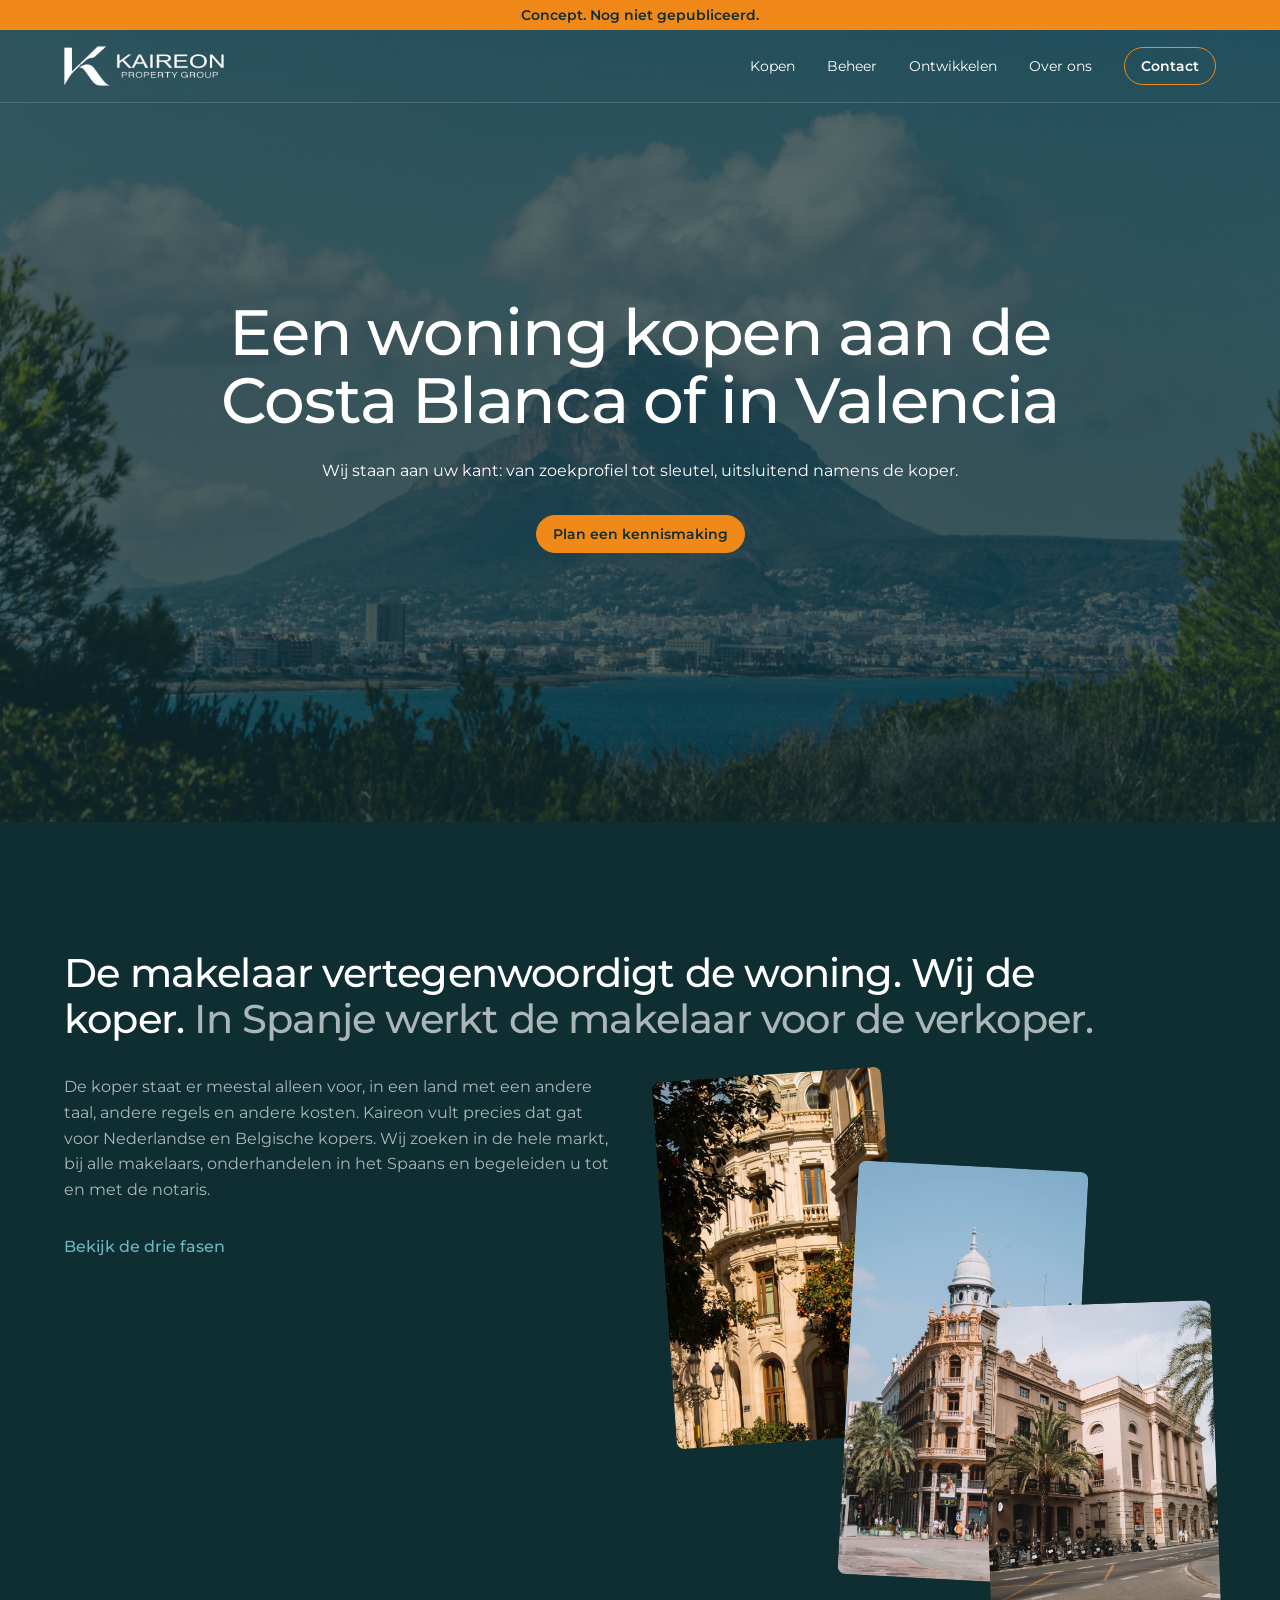
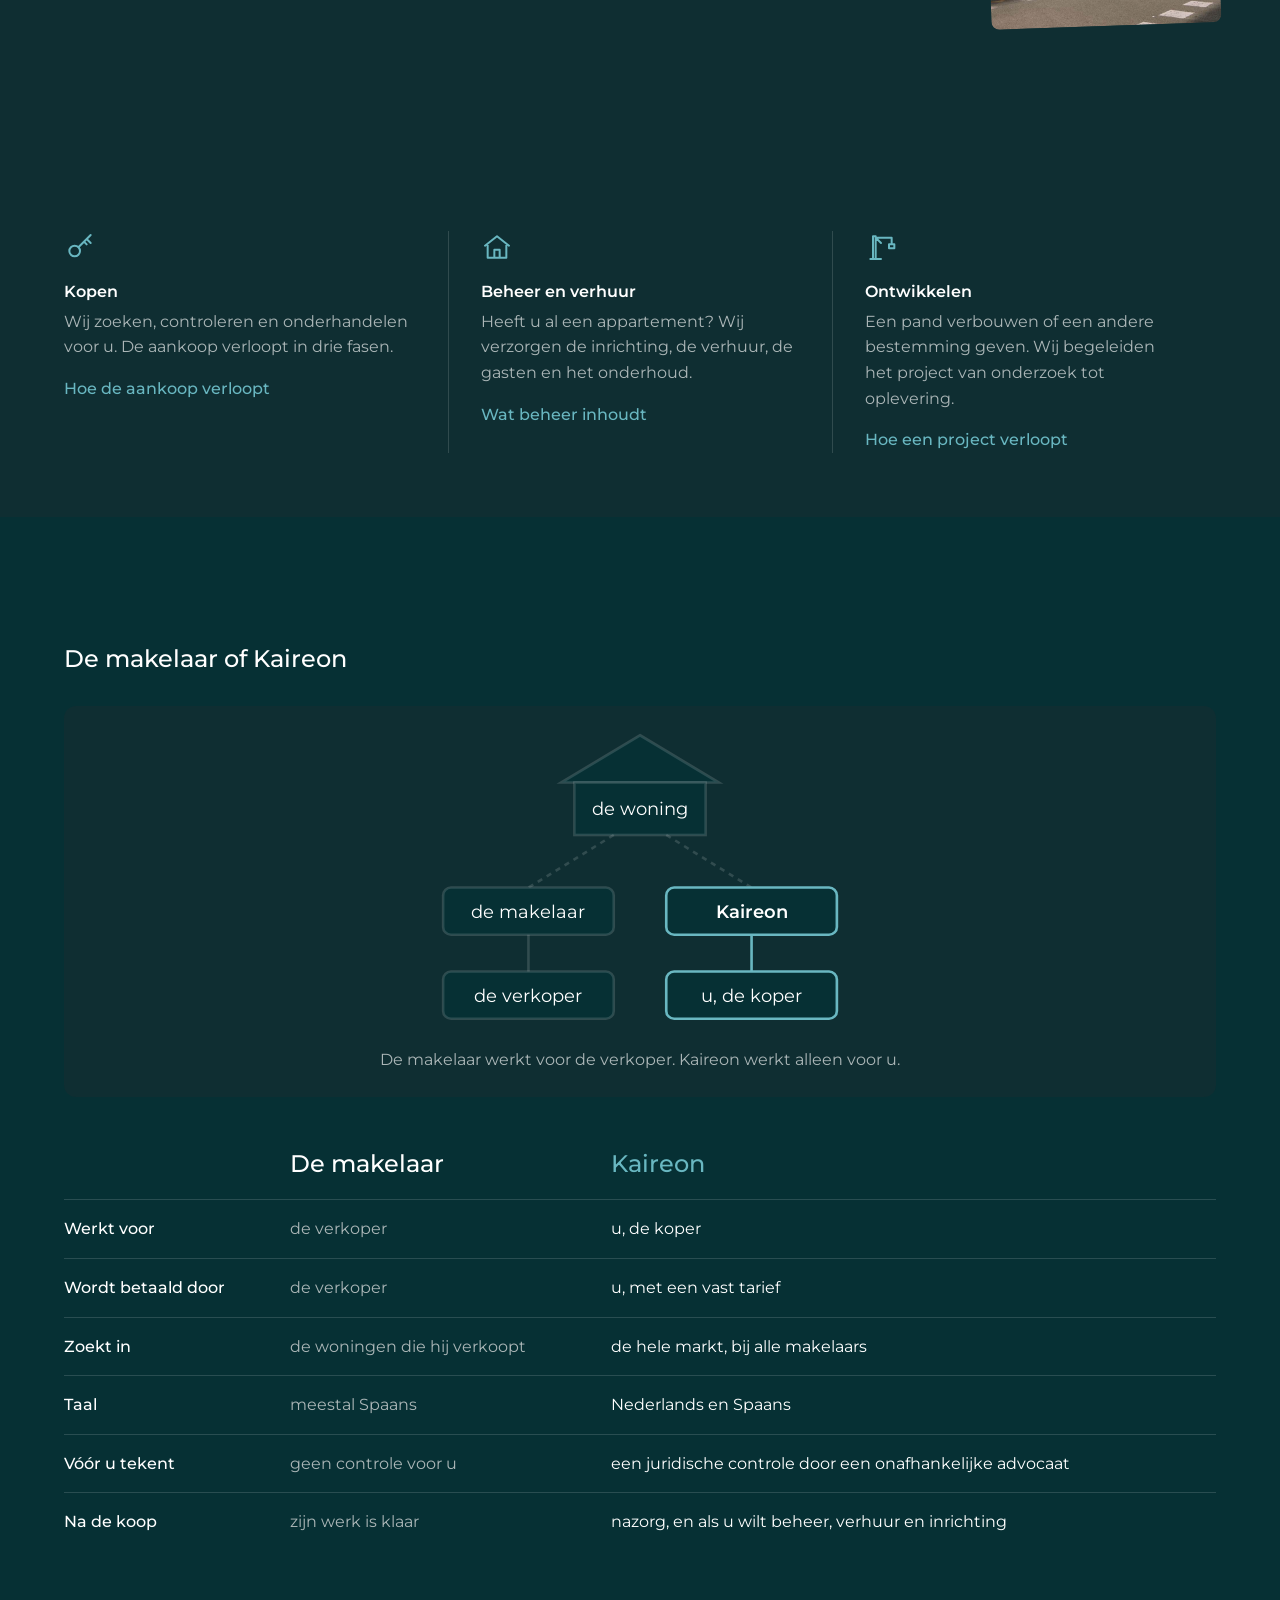
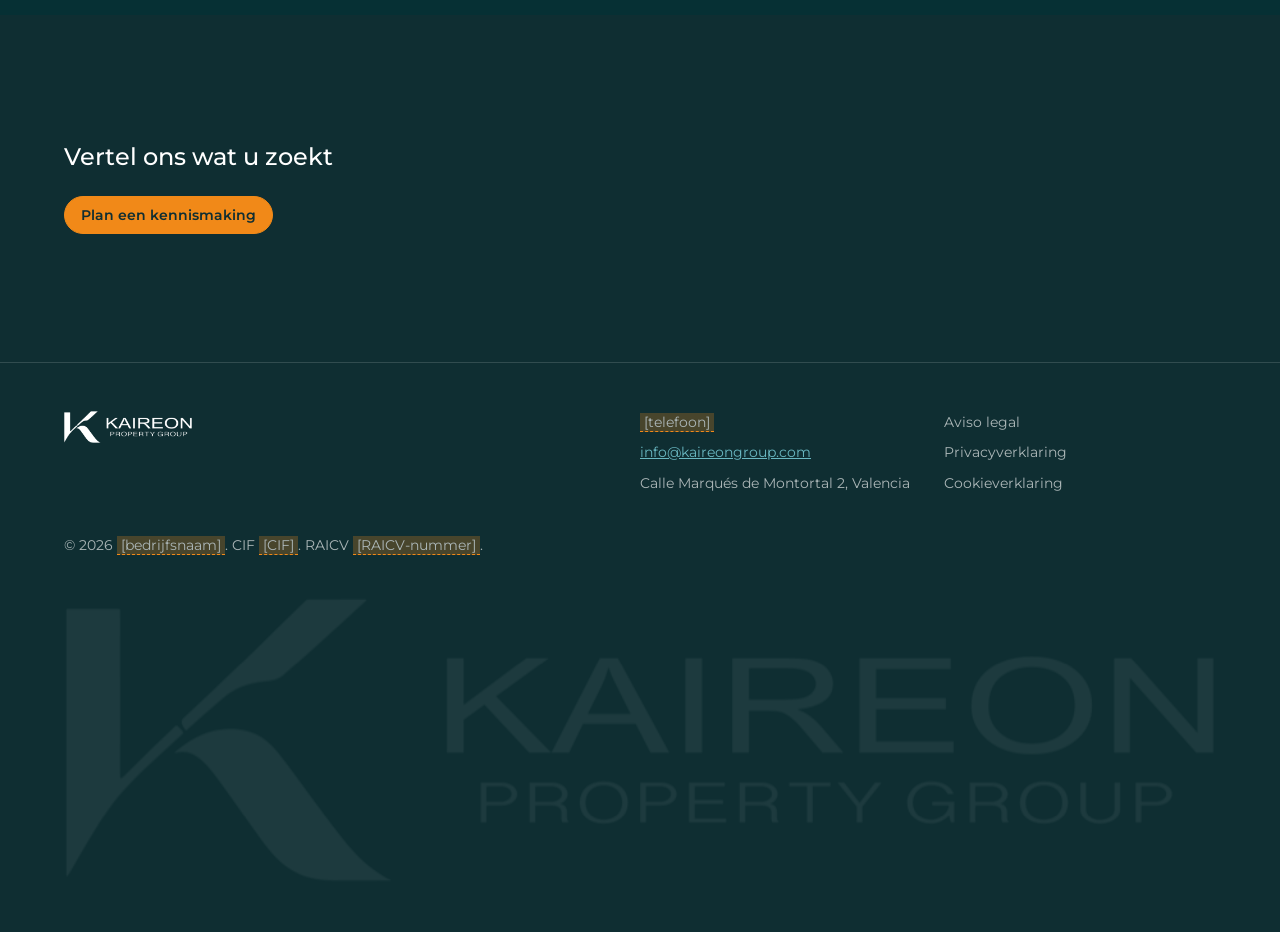
<file: nl/index.html>
<!doctype html>
<html lang="nl">
<head>
<meta charset="utf-8">
<meta name="viewport" content="width=device-width, initial-scale=1">
<title>Aankoopbegeleiding aan de Costa Blanca en in Valencia · Kaireon Property Group</title>
<meta name="description" content="Kaireon begeleidt Nederlandse en Belgische kopers van een woning aan de Costa Blanca en in Valencia. Uitsluitend namens de koper.">
<meta name="robots" content="noindex, nofollow">

<link rel="preload" href="/assets/fonts/montserrat-latin-wght-normal.woff2" as="font" type="font/woff2" crossorigin>
<link rel="stylesheet" href="/assets/styles.css?v=e4c0d8f1">
<link rel="preload" as="image" href="/assets/img/small/pexels-audrius-strikaitis-31613974-18771948.jpg" imagesrcset="/assets/img/small/pexels-audrius-strikaitis-31613974-18771948.jpg 800w, /assets/img/pexels-audrius-strikaitis-31613974-18771948.jpg 2000w" imagesizes="100vw" fetchpriority="high">
<link rel="icon" href="/assets/img/favicon.png" type="image/png">
<script>
  // Calm movement: each text block fades in once as it comes into view. Only when the visitor allows motion and the
  // browser can do it; otherwise the page never gets the class "motion", and all text shows at once.
  if (matchMedia('(prefers-reduced-motion: no-preference)').matches && 'IntersectionObserver' in window) {
    document.documentElement.classList.add('motion');
    addEventListener('DOMContentLoaded', function () {
      var seen = new IntersectionObserver(function (entries) {
        entries.forEach(function (e) { if (e.isIntersecting) { e.target.classList.add('in'); seen.unobserve(e.target); } });
      }, { rootMargin: '0px 0px -40px 0px' });
      document.querySelectorAll('main .wrap > *').forEach(function (el) { seen.observe(el); });
    });
  }
</script>
</head>
<body>
<p class="draft">Concept. Nog niet gepubliceerd.</p>
<header class="site-head over"><div class="wrap">
  <a class="logo" href="/nl/"><img src="/assets/img/logo-wit.png" alt="Kaireon Property Group" width="900" height="226"></a>
  <nav><a href="/nl/kopen/">Kopen</a><a href="/nl/beheer/">Beheer</a><a href="/nl/ontwikkelen/">Ontwikkelen</a><a href="/nl/over-ons/">Over ons</a><a class="btn" href="/nl/contact/">Contact</a></nav>
</div></header>
<main>
<section class="hero">
  <div class="media"><img class="photo" src="/assets/img/pexels-audrius-strikaitis-31613974-18771948.jpg" srcset="/assets/img/small/pexels-audrius-strikaitis-31613974-18771948.jpg 800w, /assets/img/pexels-audrius-strikaitis-31613974-18771948.jpg 2000w" sizes="100vw" alt="De kust van de Costa Blanca" width="2000" height="1125" fetchpriority="high"></div>
  <div class="wrap">
    <h1>Een woning kopen aan de Costa Blanca of in Valencia</h1>
    <p class="lede">Wij staan aan uw kant: van zoekprofiel tot sleutel, uitsluitend namens de koper.</p>
    <a class="btn" href="/nl/contact/">Plan een kennismaking</a>
  </div>
</section>
<section class="section"><div class="wrap">
  <div class="statement"><h2>De makelaar vertegenwoordigt de woning. Wij de koper.</h2> <p>In Spanje werkt de makelaar voor de verkoper.</p></div>
  <div class="story">
    <div>
      <p class="lede">De koper staat er meestal alleen voor, in een land met een andere taal, andere regels en andere kosten. Kaireon vult precies dat gat voor Nederlandse en Belgische kopers. Wij zoeken in de hele markt, bij alle makelaars, onderhandelen in het Spaans en begeleiden u tot en met de notaris.</p>
      <a class="link" href="/nl/kopen/">Bekijk de drie fasen</a>
    </div>
    <div class="collage"><div class="media"><img class="photo" src="/assets/img/pexels-sofia-marquet-453708414-15551347.jpg" srcset="/assets/img/small/pexels-sofia-marquet-453708414-15551347.jpg 800w, /assets/img/pexels-sofia-marquet-453708414-15551347.jpg 1000w" sizes="(min-width: 900px) 280px, 45vw" alt="Gevel met een sinaasappelboom" width="1000" height="1500" loading="lazy"></div><div class="media"><img class="photo" src="/assets/img/pexels-joaquin-carfagna-3131171-17626763.jpg" srcset="/assets/img/small/pexels-joaquin-carfagna-3131171-17626763.jpg 800w, /assets/img/pexels-joaquin-carfagna-3131171-17626763.jpg 844w" sizes="(min-width: 900px) 280px, 45vw" alt="Gebouw met een koepel in Valencia" width="844" height="1500" loading="lazy"></div><div class="media"><img class="photo" src="/assets/img/pexels-joaquin-carfagna-3131171-17574094.jpg" srcset="/assets/img/small/pexels-joaquin-carfagna-3131171-17574094.jpg 800w, /assets/img/pexels-joaquin-carfagna-3131171-17574094.jpg 1000w" sizes="(min-width: 900px) 280px, 45vw" alt="Straat in Valencia" width="1000" height="1500" loading="lazy"></div></div>
  </div>
</div></section>

<section class="section"><div class="wrap">
  <h2>Wat wij voor u doen</h2>
  
<div class="cols">
  <div><svg class="icon" viewBox="0 0 24 24" aria-hidden="true" focusable="false"><circle cx="8" cy="15" r="4"/><path d="M11 12l9-9M17 6l3 3M15 8l2 2"/></svg><h3>Kopen</h3><p>Wij zoeken, controleren en onderhandelen voor u. De aankoop verloopt in drie fasen.</p><a class="link" href="/nl/kopen/">Hoe de aankoop verloopt</a></div>
  <div><svg class="icon" viewBox="0 0 24 24" aria-hidden="true" focusable="false"><path d="M3 11l9-7 9 7M5 9.5V20h14V9.5M10 20v-6h4v6"/></svg><h3>Beheer en verhuur</h3><p>Heeft u al een appartement? Wij verzorgen de inrichting, de verhuur, de gasten en het onderhoud.</p><a class="link" href="/nl/beheer/">Wat beheer inhoudt</a></div>
  <div><svg class="icon" viewBox="0 0 24 24" aria-hidden="true" focusable="false"><path d="M6 21V4h2v17M4 21h8M8 5h12M8 5l4 4M20 5v5M18 10h4v3h-4z"/></svg><h3>Ontwikkelen</h3><p>Een pand verbouwen of een andere bestemming geven. Wij begeleiden het project van onderzoek tot oplevering.</p><a class="link" href="/nl/ontwikkelen/">Hoe een project verloopt</a></div>
</div>
</div></section>

<section class="section alt"><div class="wrap">
  <h2>De makelaar of Kaireon</h2>
  <figure class="drawing sides"><svg viewBox="0 0 320 230" role="img" aria-label="Links staat de makelaar, verbonden met de verkoper. Rechts staat Kaireon, verbonden met u, de koper. Beide kijken naar dezelfde woning.">
      <polygon class="box" points="160,4 220,40 100,40"/><rect class="box" x="110" y="40" width="100" height="40"/>
      <text x="160" y="65" text-anchor="middle">de woning</text>
      <line class="to" x1="140" y1="80" x2="75" y2="120"/><line class="to" x1="180" y1="80" x2="245" y2="120"/>
      <rect class="box" x="10" y="120" width="130" height="36" rx="6"/><rect class="box" x="10" y="184" width="130" height="36" rx="6"/>
      <line class="link" x1="75" y1="156" x2="75" y2="184"/>
      <text x="75" y="143" text-anchor="middle">de makelaar</text>
      <text x="75" y="207" text-anchor="middle">de verkoper</text>
      <rect class="box ours" x="180" y="120" width="130" height="36" rx="6"/><rect class="box ours" x="180" y="184" width="130" height="36" rx="6"/>
      <line class="link ours" x1="245" y1="156" x2="245" y2="184"/>
      <text x="245" y="143" text-anchor="middle" class="strong">Kaireon</text>
      <text x="245" y="207" text-anchor="middle">u, de koper</text>
    </svg><figcaption>De makelaar werkt voor de verkoper. Kaireon werkt alleen voor u.</figcaption></figure>
  <table class="compare">
    <thead><tr><th scope="col"></th><th scope="col">De makelaar</th><th scope="col">Kaireon</th></tr></thead>
    <tbody>
      <tr><th scope="row">Werkt voor</th><td>de verkoper</td><td>u, de koper</td></tr>
      <tr><th scope="row">Wordt betaald door</th><td>de verkoper</td><td>u, met een vast tarief</td></tr>
      <tr><th scope="row">Zoekt in</th><td>de woningen die hij verkoopt</td><td>de hele markt, bij alle makelaars</td></tr>
      <tr><th scope="row">Taal</th><td>meestal Spaans</td><td>Nederlands en Spaans</td></tr>
      <tr><th scope="row">Vóór u tekent</th><td>geen controle voor u</td><td>een juridische controle door een onafhankelijke advocaat</td></tr>
      <tr><th scope="row">Na de koop</th><td>zijn werk is klaar</td><td>nazorg, en als u wilt beheer, verhuur en inrichting</td></tr>
    </tbody>
  </table>
</div></section>

<section class="section"><div class="wrap">
  <h2>Vertel ons wat u zoekt</h2>
  <a class="btn" href="/nl/contact/">Plan een kennismaking</a>
</div></section>
</main>
<footer class="site-foot"><div class="wrap">
  <img class="logo" src="/assets/img/logo-wit.png" alt="Kaireon Property Group" width="900" height="226" loading="lazy">
  <div><p><span class="ph">[telefoon]</span></p><p><a class="mail-link" href="mailto:info@kaireongroup.com">info@kaireongroup.com</a></p><p>Calle Marqués de Montortal 2, Valencia</p></div>
  <div class="links"><a href="/nl/aviso-legal/">Aviso legal</a><a href="/nl/privacy/">Privacyverklaring</a><a href="/nl/cookies/">Cookieverklaring</a></div>
  <p class="rights">© 2026 <span class="ph">[bedrijfsnaam]</span>. CIF <span class="ph">[CIF]</span>. RAICV <span class="ph">[RAICV-nummer]</span>.</p>
  <div class="wordmark" aria-hidden="true"></div>
  
</div></footer>
</body>
</html>
</file>
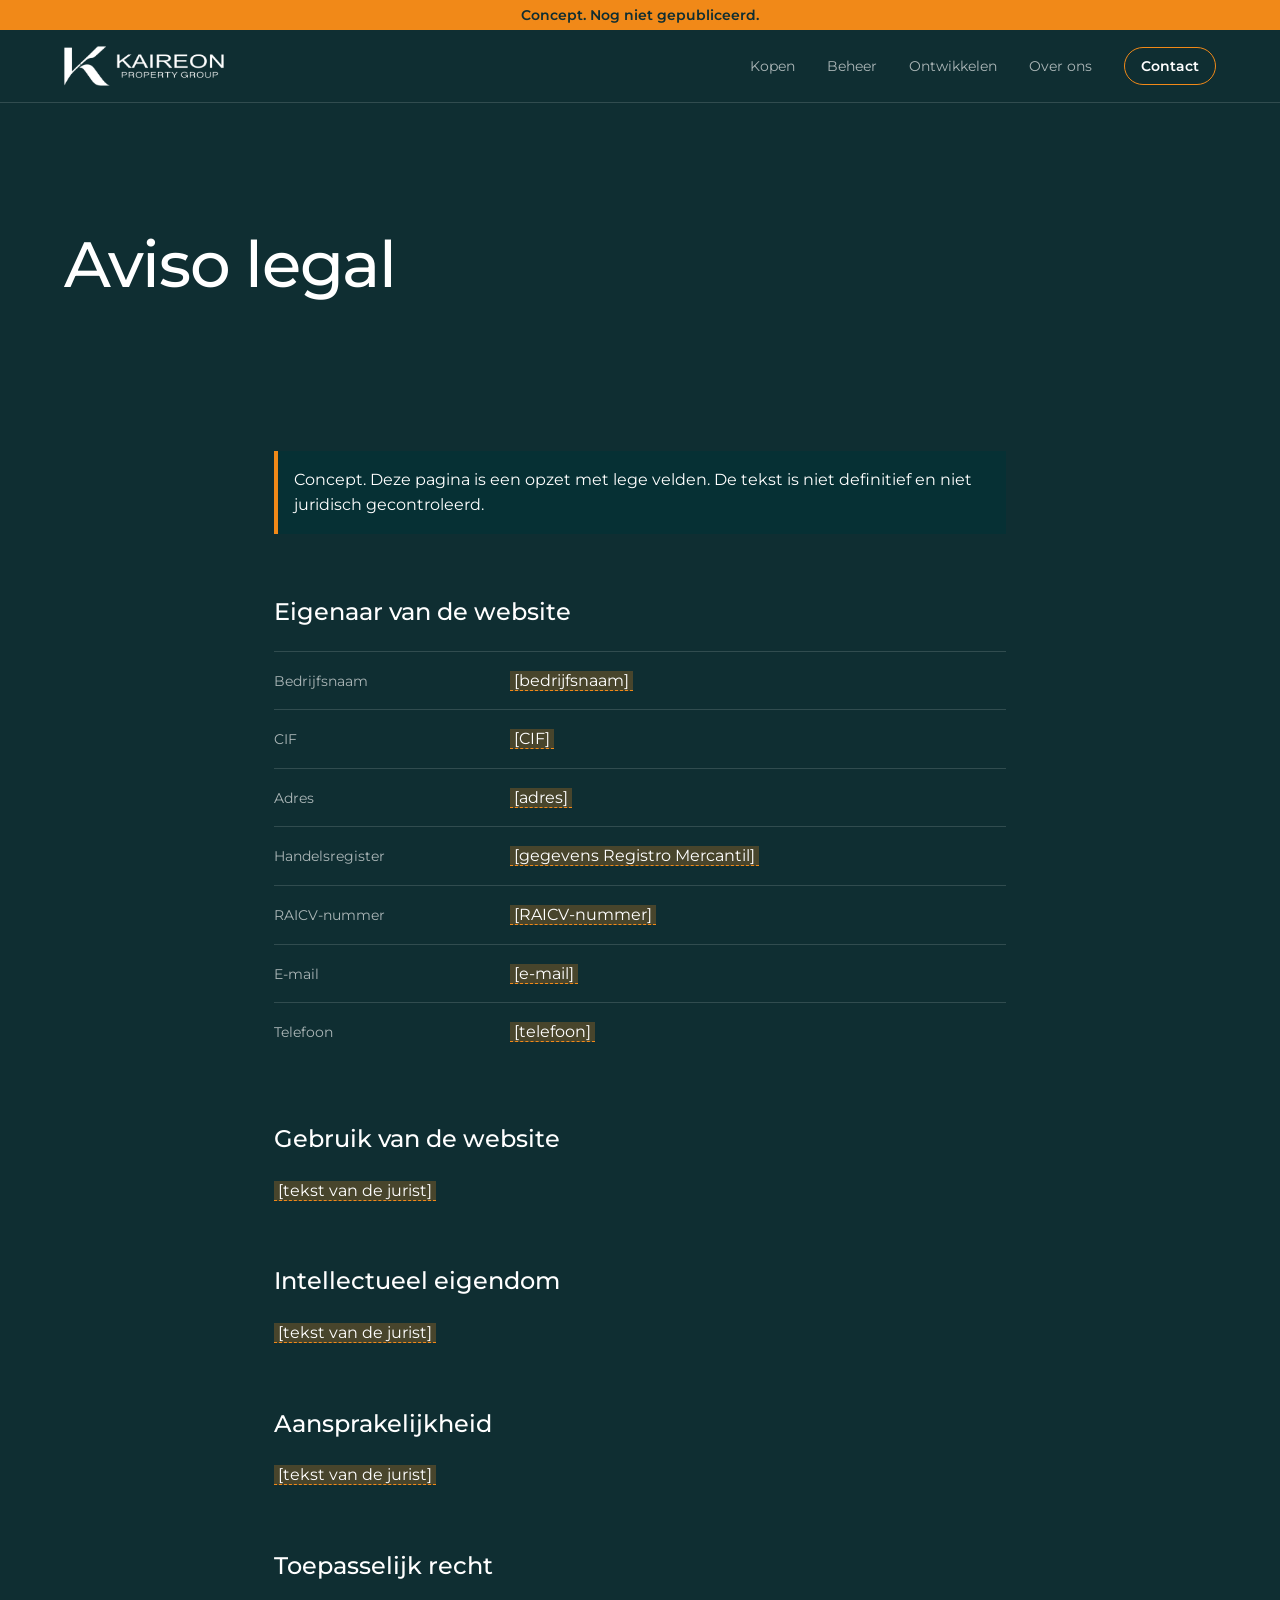
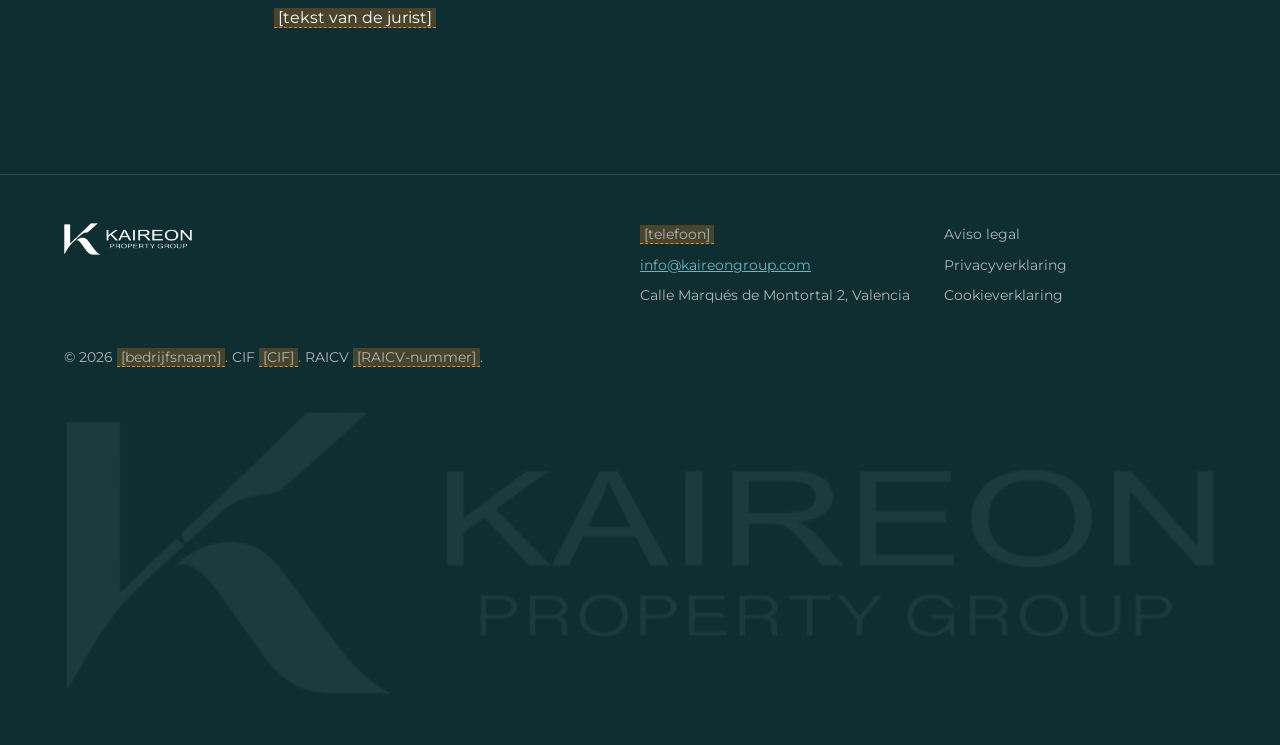
<file: nl/aviso-legal/index.html>
<!doctype html>
<html lang="nl">
<head>
<meta charset="utf-8">
<meta name="viewport" content="width=device-width, initial-scale=1">
<title>Aviso legal · Kaireon Property Group</title>
<meta name="description" content="Juridische kennisgeving van Kaireon Property Group.">
<meta name="robots" content="noindex, nofollow">

<link rel="preload" href="/assets/fonts/montserrat-latin-wght-normal.woff2" as="font" type="font/woff2" crossorigin>
<link rel="stylesheet" href="/assets/styles.css?v=e4c0d8f1">
<link rel="icon" href="/assets/img/favicon.png" type="image/png">
<script>
  // Calm movement: each text block fades in once as it comes into view. Only when the visitor allows motion and the
  // browser can do it; otherwise the page never gets the class "motion", and all text shows at once.
  if (matchMedia('(prefers-reduced-motion: no-preference)').matches && 'IntersectionObserver' in window) {
    document.documentElement.classList.add('motion');
    addEventListener('DOMContentLoaded', function () {
      var seen = new IntersectionObserver(function (entries) {
        entries.forEach(function (e) { if (e.isIntersecting) { e.target.classList.add('in'); seen.unobserve(e.target); } });
      }, { rootMargin: '0px 0px -40px 0px' });
      document.querySelectorAll('main .wrap > *').forEach(function (el) { seen.observe(el); });
    });
  }
</script>
</head>
<body>
<p class="draft">Concept. Nog niet gepubliceerd.</p>
<header class="site-head"><div class="wrap">
  <a class="logo" href="/nl/"><img src="/assets/img/logo-wit.png" alt="Kaireon Property Group" width="900" height="226"></a>
  <nav><a href="/nl/kopen/">Kopen</a><a href="/nl/beheer/">Beheer</a><a href="/nl/ontwikkelen/">Ontwikkelen</a><a href="/nl/over-ons/">Over ons</a><a class="btn" href="/nl/contact/">Contact</a></nav>
</div></header>
<main>

<section class="section"><div class="wrap">
  <h1>Aviso legal</h1>
  
  
</div></section>
<section class="section"><div class="wrap narrow">
  <p class="notice shown">Concept. Deze pagina is een opzet met lege velden. De tekst is niet definitief en niet juridisch gecontroleerd.</p>
  
  <h2>Eigenaar van de website</h2>
  <dl><div><dt>Bedrijfsnaam</dt><dd><span class="ph">[bedrijfsnaam]</span></dd></div><div><dt>CIF</dt><dd><span class="ph">[CIF]</span></dd></div><div><dt>Adres</dt><dd><span class="ph">[adres]</span></dd></div><div><dt>Handelsregister</dt><dd><span class="ph">[gegevens Registro Mercantil]</span></dd></div><div><dt>RAICV-nummer</dt><dd><span class="ph">[RAICV-nummer]</span></dd></div><div><dt>E-mail</dt><dd><span class="ph">[e-mail]</span></dd></div><div><dt>Telefoon</dt><dd><span class="ph">[telefoon]</span></dd></div></dl>
  
  <h2>Gebruik van de website</h2>
  
  <p><span class="ph">[tekst van de jurist]</span></p>
  <h2>Intellectueel eigendom</h2>
  
  <p><span class="ph">[tekst van de jurist]</span></p>
  <h2>Aansprakelijkheid</h2>
  
  <p><span class="ph">[tekst van de jurist]</span></p>
  <h2>Toepasselijk recht</h2>
  
  <p><span class="ph">[tekst van de jurist]</span></p>
</div></section>
</main>
<footer class="site-foot"><div class="wrap">
  <img class="logo" src="/assets/img/logo-wit.png" alt="Kaireon Property Group" width="900" height="226" loading="lazy">
  <div><p><span class="ph">[telefoon]</span></p><p><a class="mail-link" href="mailto:info@kaireongroup.com">info@kaireongroup.com</a></p><p>Calle Marqués de Montortal 2, Valencia</p></div>
  <div class="links"><a href="/nl/aviso-legal/">Aviso legal</a><a href="/nl/privacy/">Privacyverklaring</a><a href="/nl/cookies/">Cookieverklaring</a></div>
  <p class="rights">© 2026 <span class="ph">[bedrijfsnaam]</span>. CIF <span class="ph">[CIF]</span>. RAICV <span class="ph">[RAICV-nummer]</span>.</p>
  <div class="wordmark" aria-hidden="true"></div>
  
</div></footer>
</body>
</html>
</file>
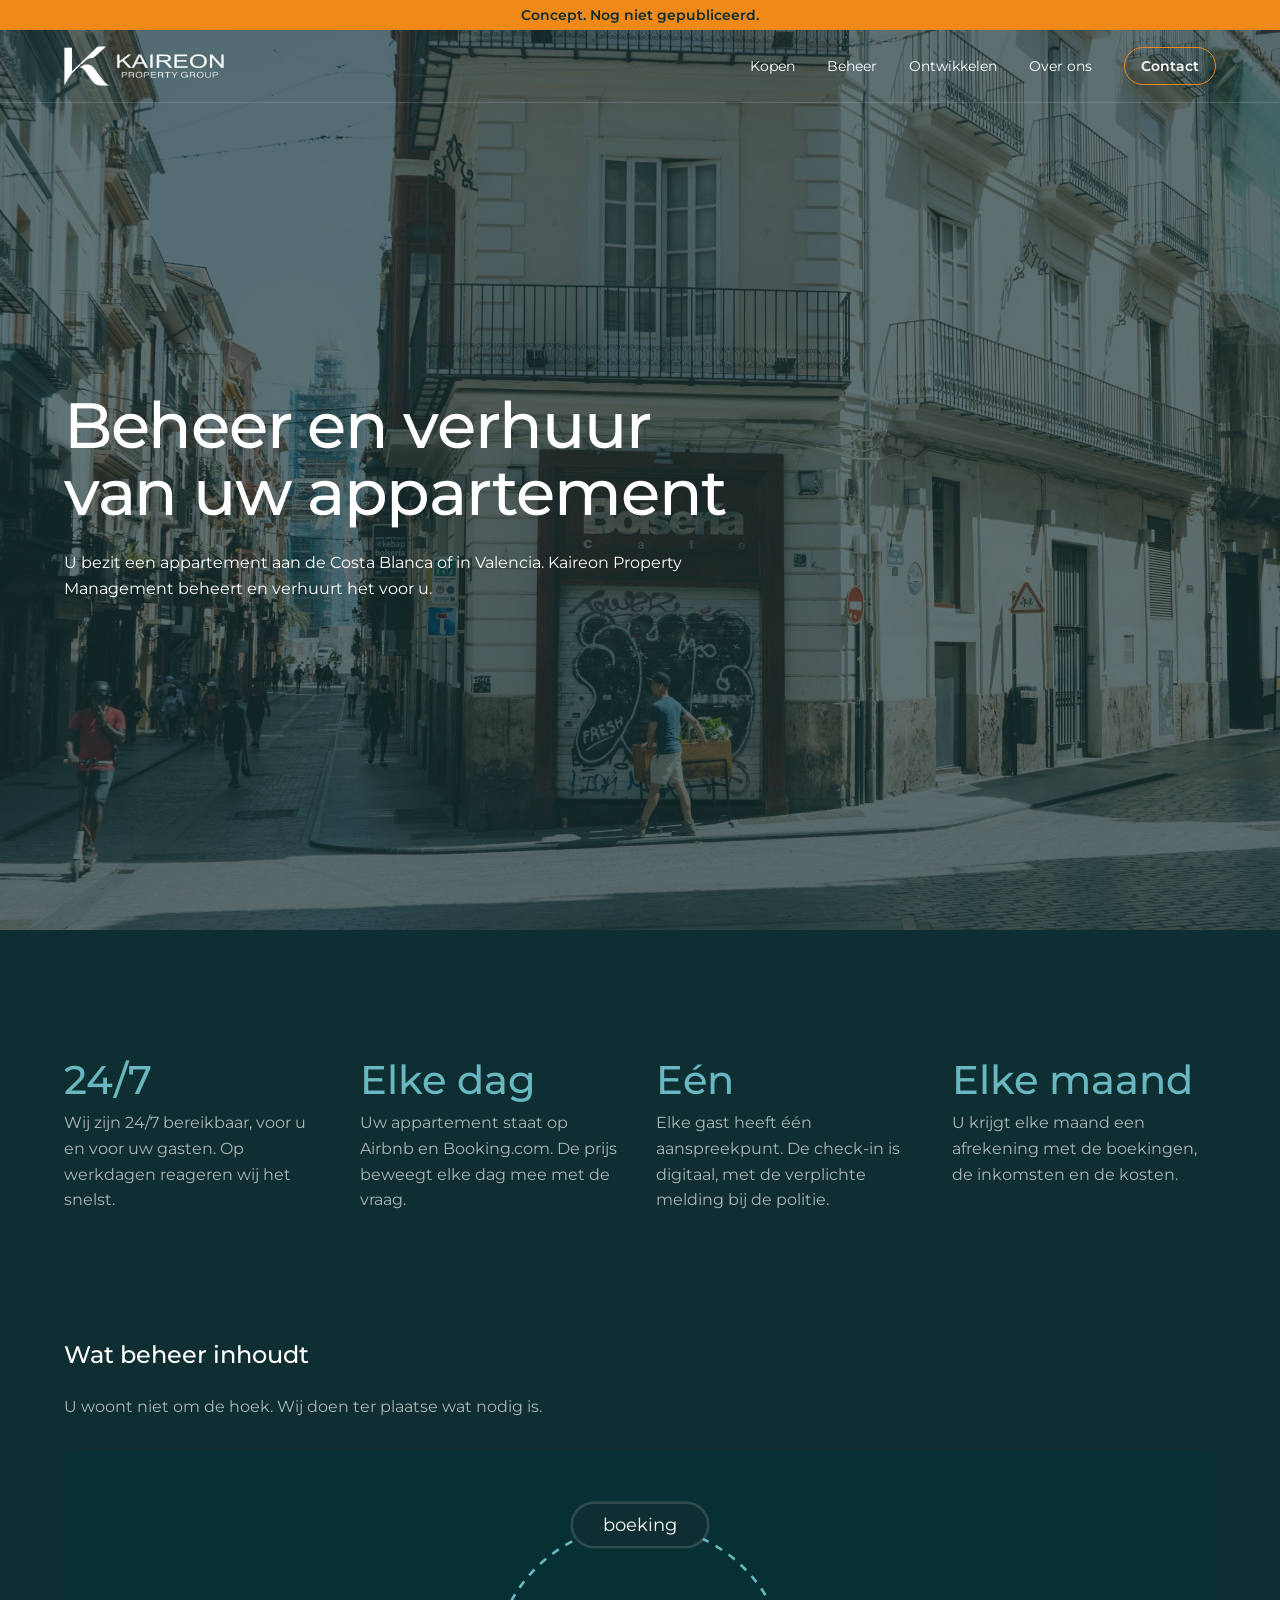
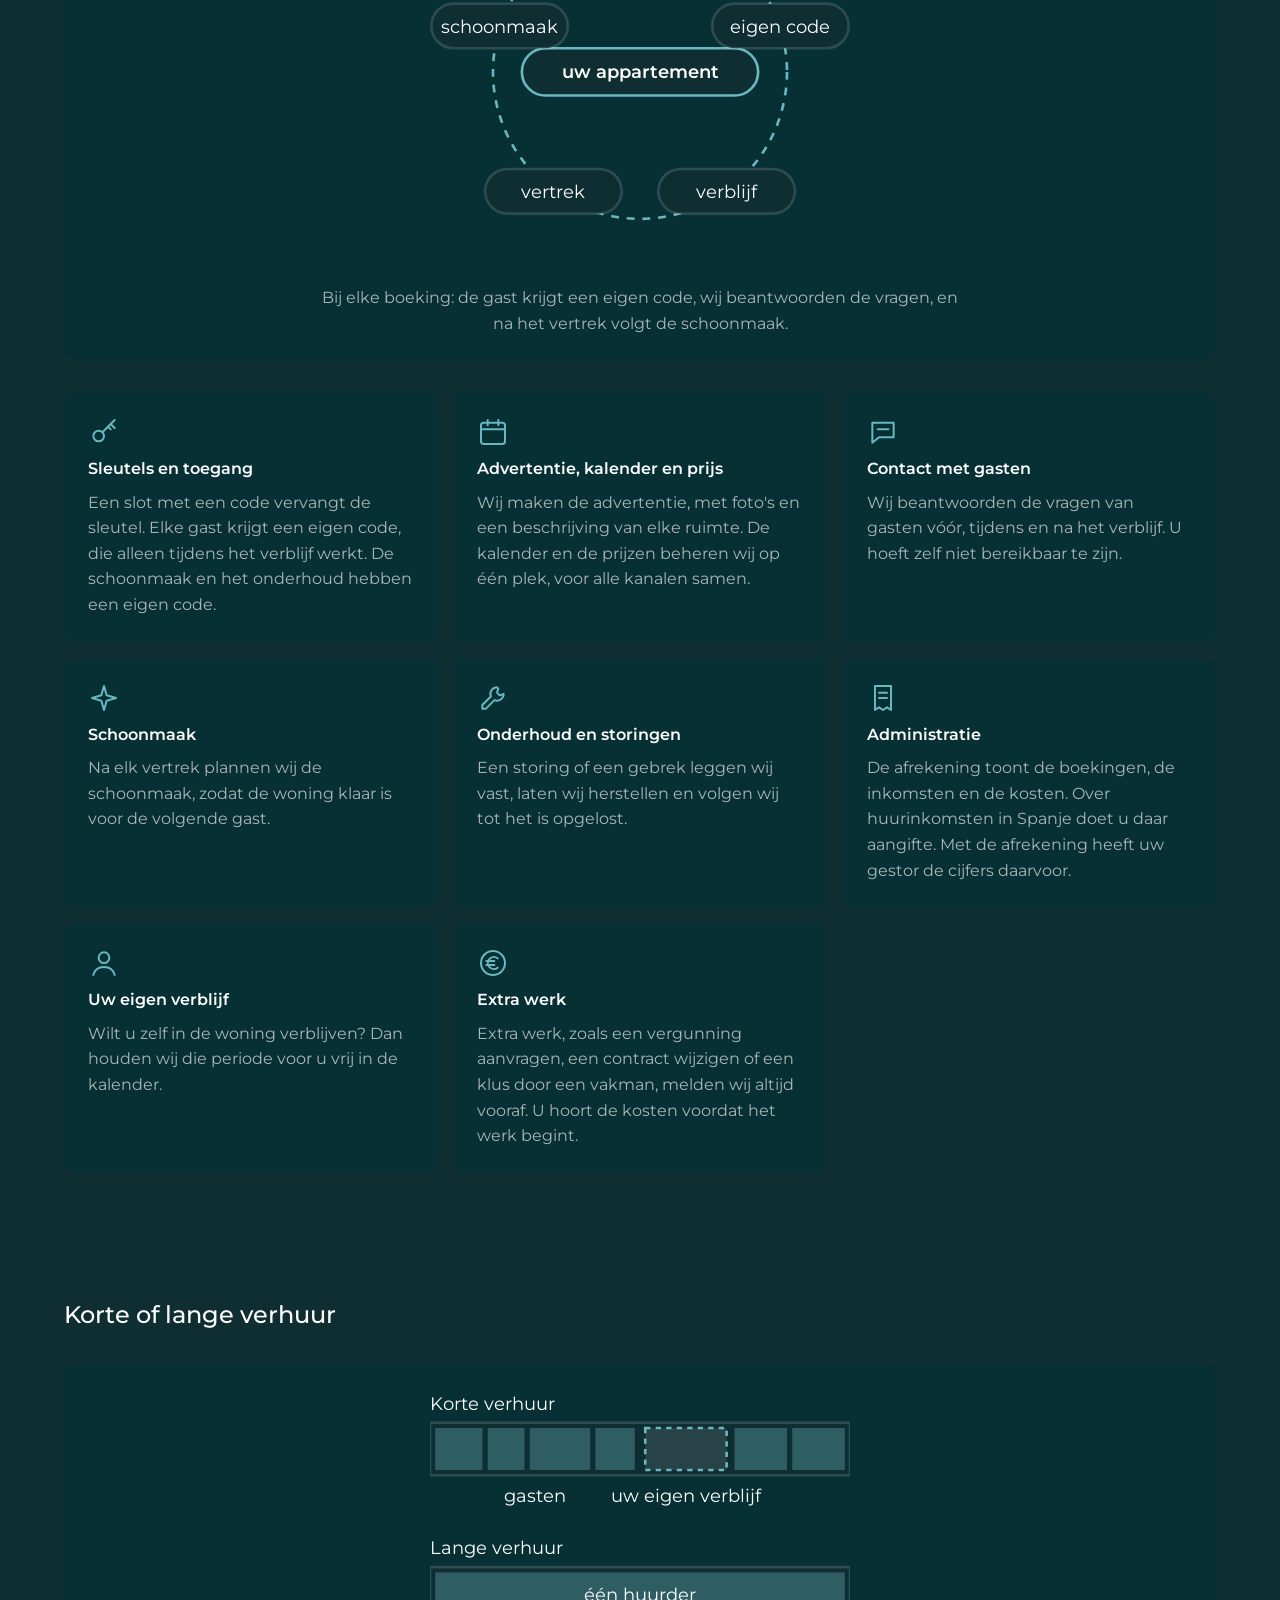
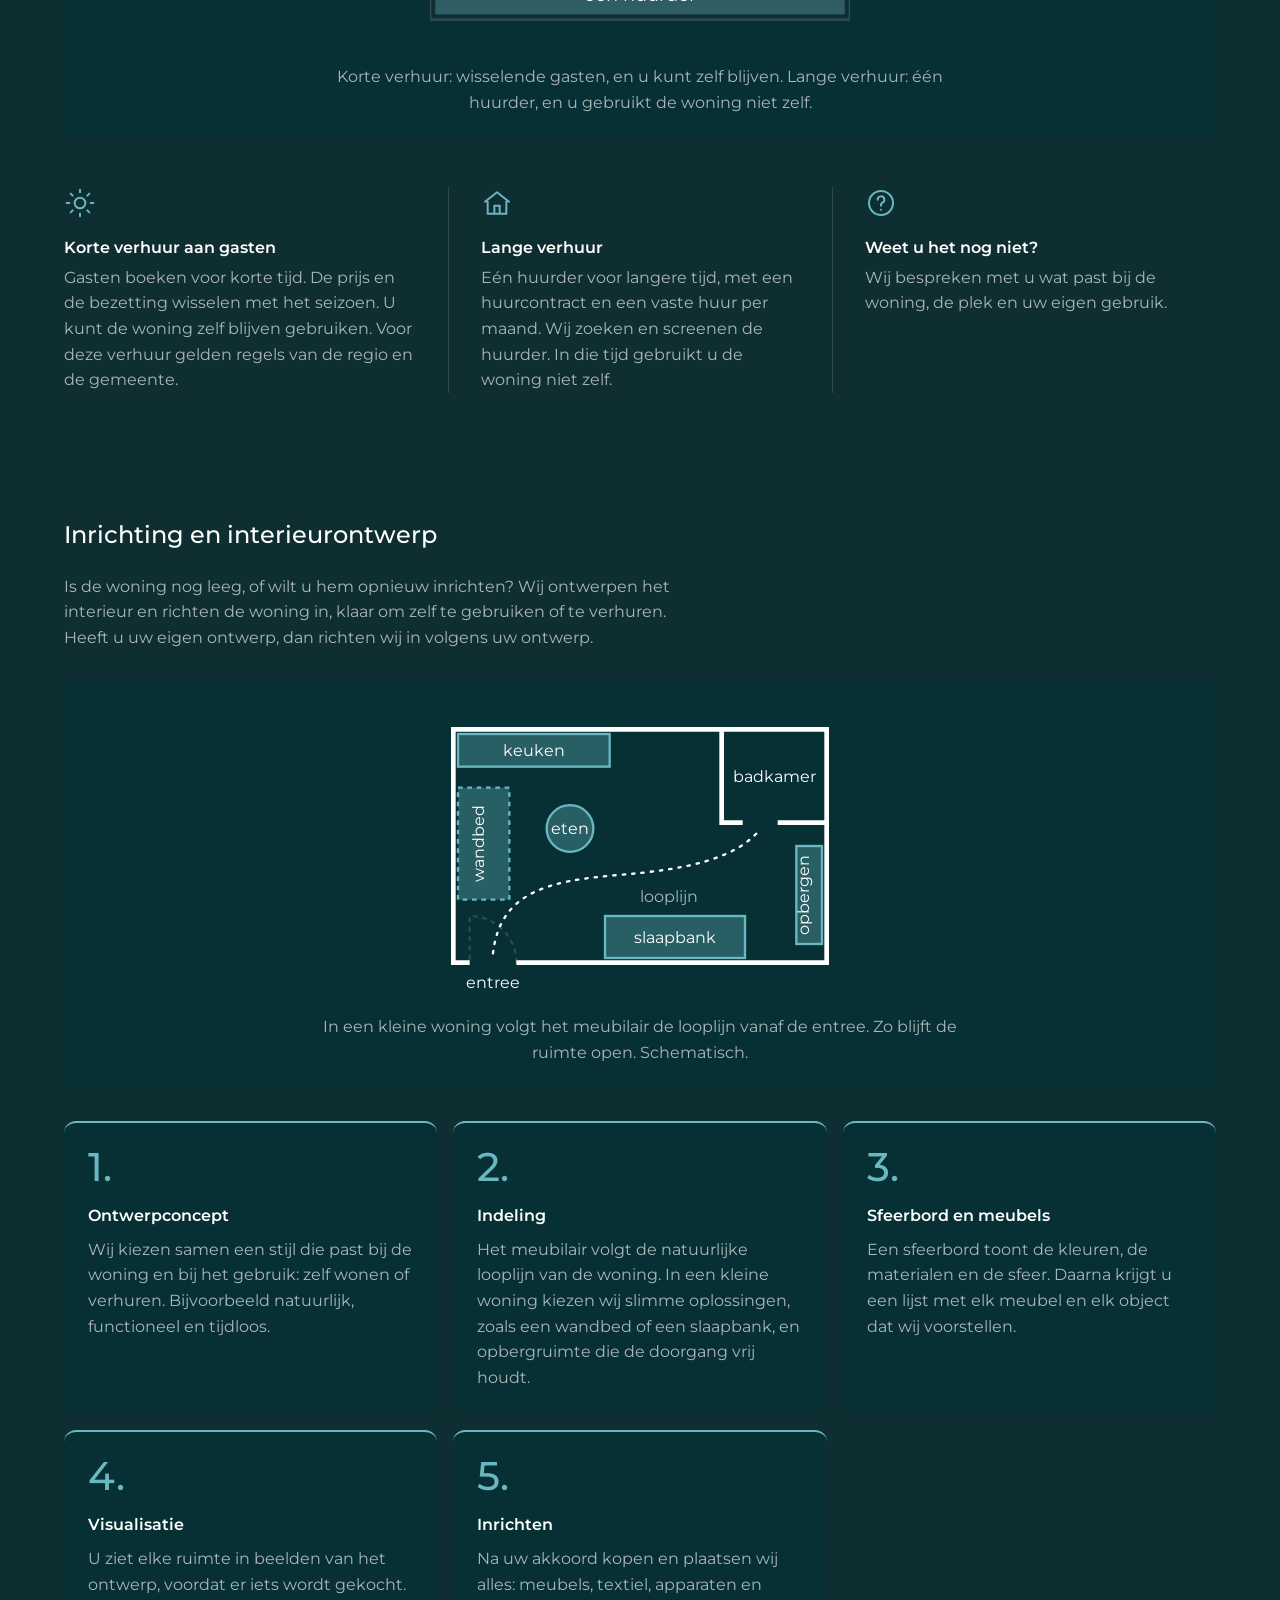
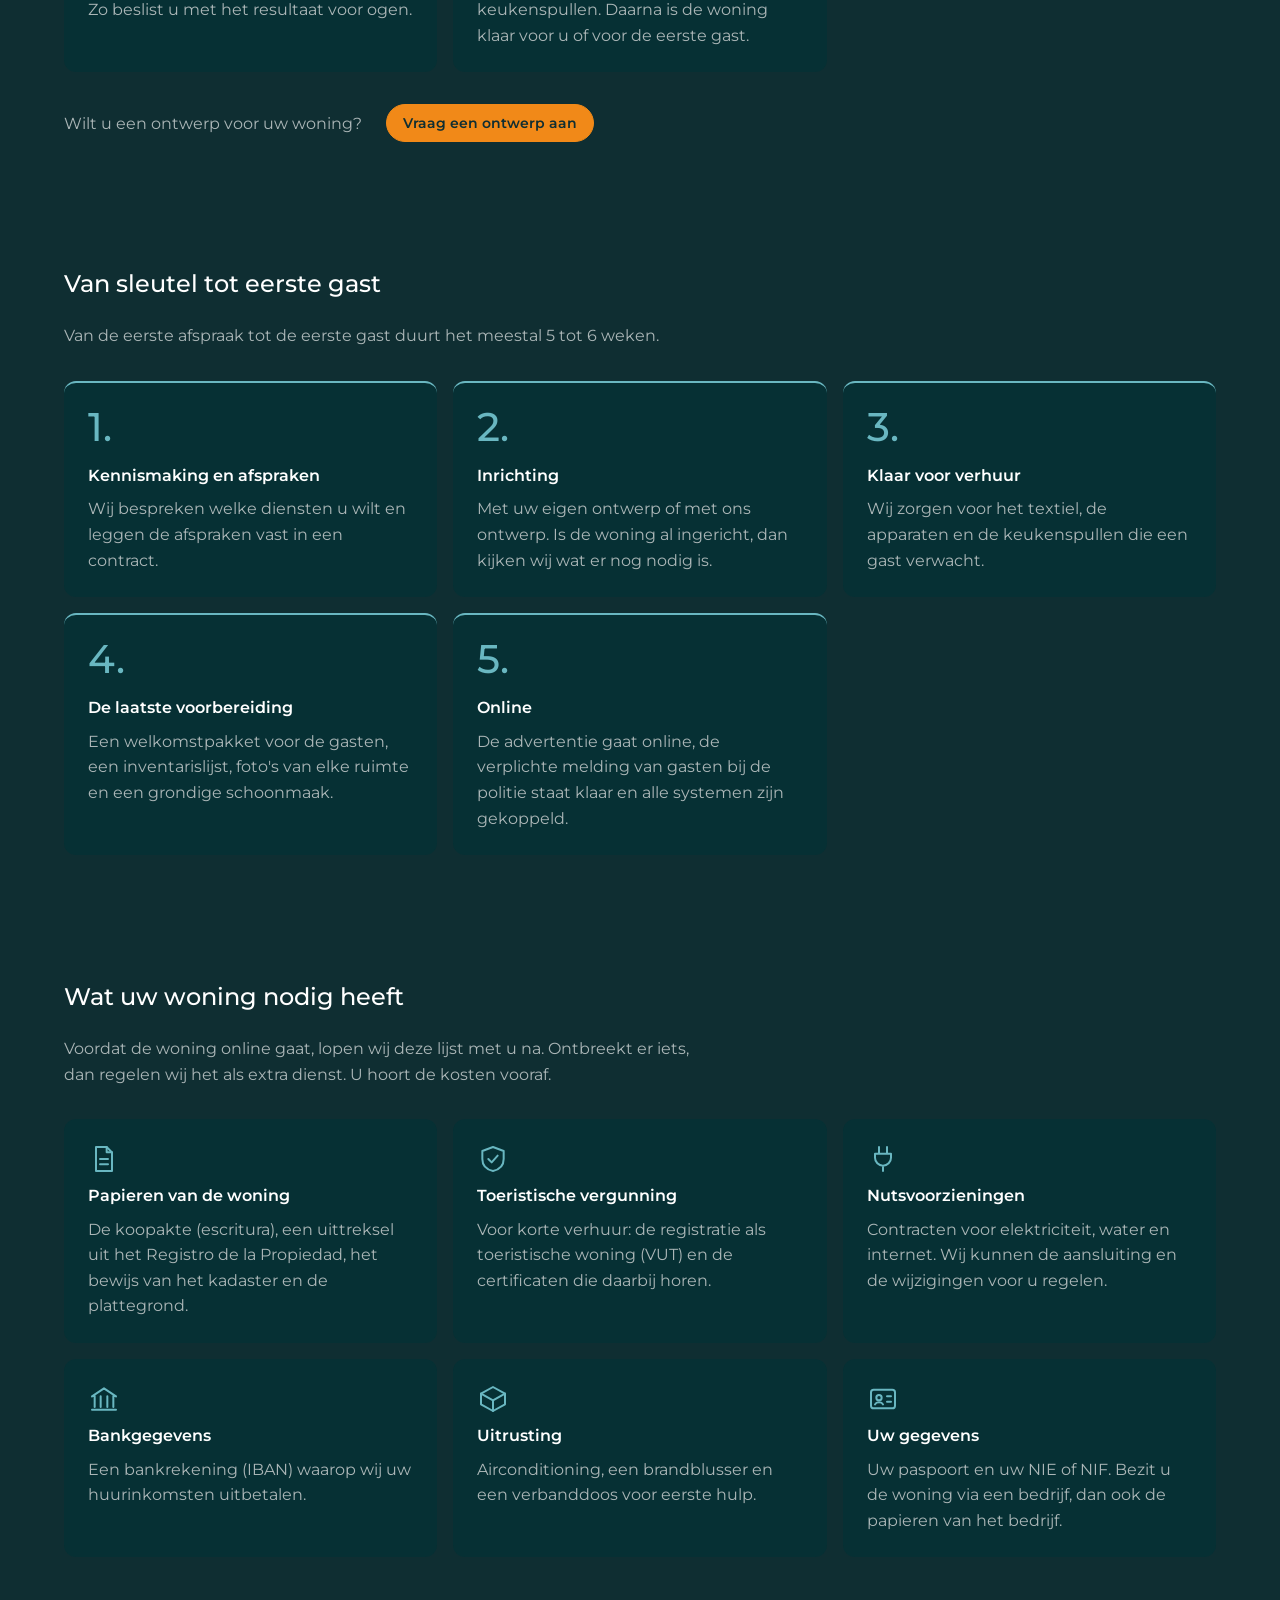
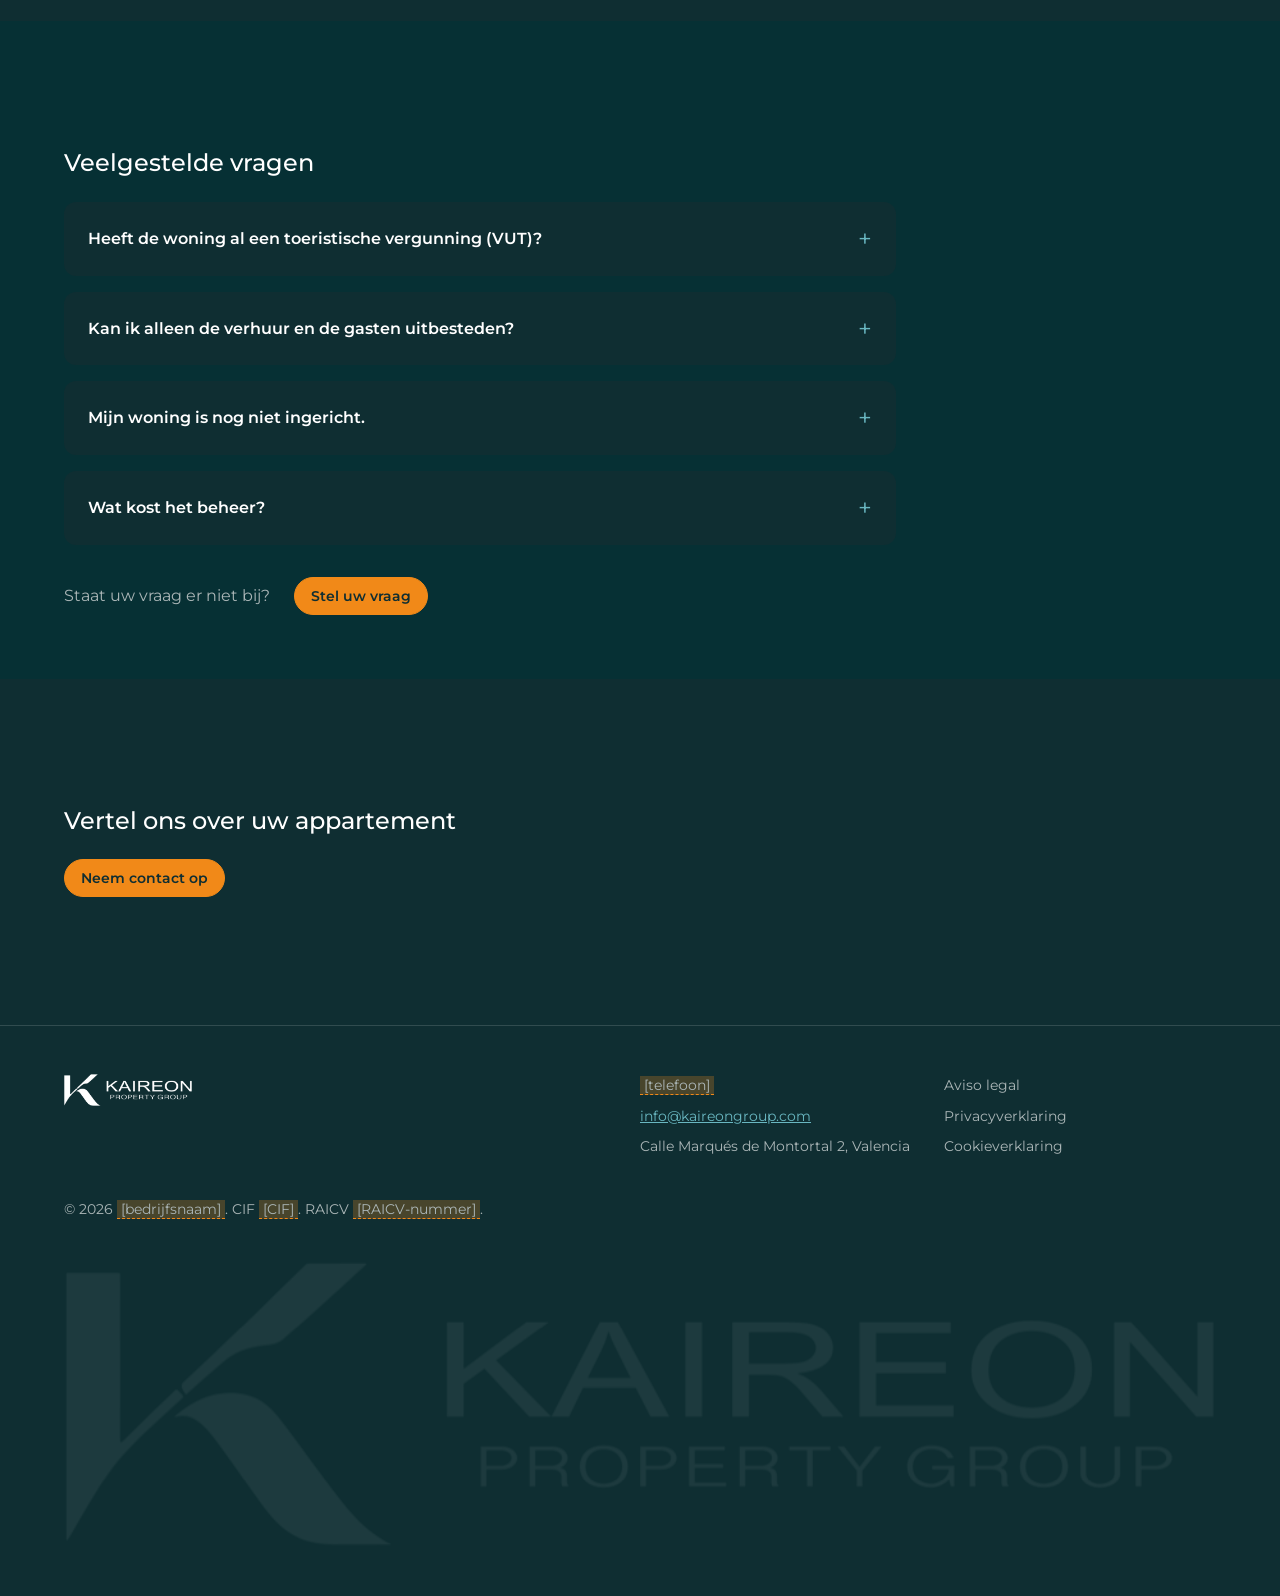
<file: nl/beheer/index.html>
<!doctype html>
<html lang="nl">
<head>
<meta charset="utf-8">
<meta name="viewport" content="width=device-width, initial-scale=1">
<title>Beheer en verhuur van uw appartement · Kaireon Property Group</title>
<meta name="description" content="Kaireon Property Management beheert en verhuurt uw appartement in Valencia of aan de Costa Blanca.">
<meta name="robots" content="noindex, nofollow">

<link rel="preload" href="/assets/fonts/montserrat-latin-wght-normal.woff2" as="font" type="font/woff2" crossorigin>
<link rel="stylesheet" href="/assets/styles.css?v=e4c0d8f1">
<link rel="preload" as="image" href="/assets/img/small/pexels-joaquin-carfagna-3131171-17628111.jpg" imagesrcset="/assets/img/small/pexels-joaquin-carfagna-3131171-17628111.jpg 800w, /assets/img/pexels-joaquin-carfagna-3131171-17628111.jpg 2400w" imagesizes="100vw" fetchpriority="high">
<link rel="icon" href="/assets/img/favicon.png" type="image/png">
<script>
  // Calm movement: each text block fades in once as it comes into view. Only when the visitor allows motion and the
  // browser can do it; otherwise the page never gets the class "motion", and all text shows at once.
  if (matchMedia('(prefers-reduced-motion: no-preference)').matches && 'IntersectionObserver' in window) {
    document.documentElement.classList.add('motion');
    addEventListener('DOMContentLoaded', function () {
      var seen = new IntersectionObserver(function (entries) {
        entries.forEach(function (e) { if (e.isIntersecting) { e.target.classList.add('in'); seen.unobserve(e.target); } });
      }, { rootMargin: '0px 0px -40px 0px' });
      document.querySelectorAll('main .wrap > *').forEach(function (el) { seen.observe(el); });
    });
  }
</script>
</head>
<body>
<p class="draft">Concept. Nog niet gepubliceerd.</p>
<header class="site-head over"><div class="wrap">
  <a class="logo" href="/nl/"><img src="/assets/img/logo-wit.png" alt="Kaireon Property Group" width="900" height="226"></a>
  <nav><a href="/nl/kopen/">Kopen</a><a href="/nl/beheer/" aria-current="page">Beheer</a><a href="/nl/ontwikkelen/">Ontwikkelen</a><a href="/nl/over-ons/">Over ons</a><a class="btn" href="/nl/contact/">Contact</a></nav>
</div></header>
<main>

<section class="cover">
  <div class="media"><img class="photo" src="/assets/img/pexels-joaquin-carfagna-3131171-17628111.jpg" srcset="/assets/img/small/pexels-joaquin-carfagna-3131171-17628111.jpg 800w, /assets/img/pexels-joaquin-carfagna-3131171-17628111.jpg 2400w" sizes="100vw" alt="Een straathoek in Valencia" width="2400" height="1600" fetchpriority="high"></div>
  <div class="wrap">
  <h1>Beheer en verhuur van uw appartement</h1>
  <p class="lede">U bezit een appartement aan de Costa Blanca of in Valencia. Kaireon Property Management beheert en verhuurt het voor u.</p>
  
</div></section>
<section class="section"><div class="wrap"><h2 class="sr">In het kort</h2>
<div class="figures">
  <div><b>24/7</b><p>Wij zijn 24/7 bereikbaar, voor u en voor uw gasten. Op werkdagen reageren wij het snelst.</p></div>
  <div><b>Elke dag</b><p>Uw appartement staat op Airbnb en Booking.com. De prijs beweegt elke dag mee met de vraag.</p></div>
  <div><b>Eén</b><p>Elke gast heeft één aanspreekpunt. De check-in is digitaal, met de verplichte melding bij de politie.</p></div>
  <div><b>Elke maand</b><p>U krijgt elke maand een afrekening met de boekingen, de inkomsten en de kosten.</p></div>
</div></div></section>

<section class="section"><div class="wrap">
  <h2>Wat beheer inhoudt</h2>
  <p class="lede">U woont niet om de hoek. Wij doen ter plaatse wat nodig is.</p>
  <figure class="drawing cycle"><svg viewBox="0 0 320 300" role="img" aria-label="Een kring van vijf stappen rond uw appartement: boeking, eigen code voor de gast, verblijf, vertrek en schoonmaak, en dan de volgende boeking.">
      <circle class="ring" cx="160" cy="150" r="112"/>
      <rect class="box ours" x="70" y="132" width="180" height="36" rx="18"/>
      <text x="160" y="155" text-anchor="middle" class="strong">uw appartement</text>
      <rect class="box" x="108" y="21" width="104" height="34" rx="17"/>
      <text x="160" y="43" text-anchor="middle">boeking</text><rect class="box" x="215" y="98" width="104" height="34" rx="17"/>
      <text x="267" y="120" text-anchor="middle">eigen code</text><rect class="box" x="174" y="224" width="104" height="34" rx="17"/>
      <text x="226" y="246" text-anchor="middle">verblijf</text><rect class="box" x="42" y="224" width="104" height="34" rx="17"/>
      <text x="94" y="246" text-anchor="middle">vertrek</text><rect class="box" x="1" y="98" width="104" height="34" rx="17"/>
      <text x="53" y="120" text-anchor="middle">schoonmaak</text>
    </svg><figcaption>Bij elke boeking: de gast krijgt een eigen code, wij beantwoorden de vragen, en na het vertrek volgt de schoonmaak.</figcaption></figure>
<div class="rows">
  <div><svg class="icon" viewBox="0 0 24 24" aria-hidden="true" focusable="false"><circle cx="8" cy="15" r="4"/><path d="M11 12l9-9M17 6l3 3M15 8l2 2"/></svg><h3>Sleutels en toegang</h3><p>Een slot met een code vervangt de sleutel. Elke gast krijgt een eigen code, die alleen tijdens het verblijf werkt. De schoonmaak en het onderhoud hebben een eigen code.</p></div>
  <div><svg class="icon" viewBox="0 0 24 24" aria-hidden="true" focusable="false"><rect x="3" y="5" width="18" height="16" rx="2"/><path d="M3 10h18M8 3v4M16 3v4"/></svg><h3>Advertentie, kalender en prijs</h3><p>Wij maken de advertentie, met foto's en een beschrijving van elke ruimte. De kalender en de prijzen beheren wij op één plek, voor alle kanalen samen.</p></div>
  <div><svg class="icon" viewBox="0 0 24 24" aria-hidden="true" focusable="false"><path d="M4 5h16v11H9l-5 4z"/><path d="M8 10h8"/></svg><h3>Contact met gasten</h3><p>Wij beantwoorden de vragen van gasten vóór, tijdens en na het verblijf. U hoeft zelf niet bereikbaar te zijn.</p></div>
  <div><svg class="icon" viewBox="0 0 24 24" aria-hidden="true" focusable="false"><path d="M12 3l2 7 7 2-7 2-2 7-2-7-7-2 7-2z"/></svg><h3>Schoonmaak</h3><p>Na elk vertrek plannen wij de schoonmaak, zodat de woning klaar is voor de volgende gast.</p></div>
  <div><svg class="icon" viewBox="0 0 24 24" aria-hidden="true" focusable="false"><path d="M15 4a5 5 0 0 0-4.6 6.9L4 17.3V20h2.7l6.4-6.4A5 5 0 0 0 20 9l-3 1-2-2 1-3z"/></svg><h3>Onderhoud en storingen</h3><p>Een storing of een gebrek leggen wij vast, laten wij herstellen en volgen wij tot het is opgelost.</p></div>
  <div><svg class="icon" viewBox="0 0 24 24" aria-hidden="true" focusable="false"><path d="M6 3h12v18l-3-2-3 2-3-2-3 2z"/><path d="M9 8h6M9 12h6"/></svg><h3>Administratie</h3><p>De afrekening toont de boekingen, de inkomsten en de kosten. Over huurinkomsten in Spanje doet u daar aangifte. Met de afrekening heeft uw gestor de cijfers daarvoor.</p></div>
  <div><svg class="icon" viewBox="0 0 24 24" aria-hidden="true" focusable="false"><circle cx="12" cy="8" r="4"/><path d="M4 21c1-4 4-6 8-6s7 2 8 6"/></svg><h3>Uw eigen verblijf</h3><p>Wilt u zelf in de woning verblijven? Dan houden wij die periode voor u vrij in de kalender.</p></div>
  <div><svg class="icon" viewBox="0 0 24 24" aria-hidden="true" focusable="false"><circle cx="12" cy="12" r="9"/><path d="M15.5 8.5a4.5 4.5 0 1 0 0 7M7 10.5h6M7 13.5h6"/></svg><h3>Extra werk</h3><p>Extra werk, zoals een vergunning aanvragen, een contract wijzigen of een klus door een vakman, melden wij altijd vooraf. U hoort de kosten voordat het werk begint.</p></div>
</div>
</div></section>
<section class="section"><div class="wrap">
  <h2>Korte of lange verhuur</h2>
  
  <figure class="drawing calendar"><svg viewBox="0 0 320 200" role="img" aria-label="Twee balken voor een jaar. Bij korte verhuur wisselen de gasten elkaar af, met een periode voor uw eigen verblijf. Bij lange verhuur woont er het hele jaar één huurder.">
      <text x="0" y="18">Korte verhuur</text><rect class="box" x="0" y="28" width="320" height="40"/>
      <rect class="bank" x="4" y="32" width="36" height="32"/><rect class="bank" x="44" y="32" width="28" height="32"/><rect class="bank" x="76" y="32" width="46" height="32"/><rect class="bank" x="126" y="32" width="30" height="32"/><rect class="bank" x="232" y="32" width="40" height="32"/><rect class="bank" x="276" y="32" width="40" height="32"/>
      <rect class="stay" x="164" y="32" width="62" height="32"/>
      <text x="80" y="88" text-anchor="middle">gasten</text>
      <text x="195" y="88" text-anchor="middle">uw eigen verblijf</text>
      <text x="0" y="128">Lange verhuur</text><rect class="box" x="0" y="138" width="320" height="40"/>
      <rect class="bank" x="4" y="142" width="312" height="32"/>
      <text x="160" y="164" text-anchor="middle">één huurder</text>
    </svg><figcaption>Korte verhuur: wisselende gasten, en u kunt zelf blijven. Lange verhuur: één huurder, en u gebruikt de woning niet zelf.</figcaption></figure>
<div class="cols">
  <div><svg class="icon" viewBox="0 0 24 24" aria-hidden="true" focusable="false"><circle cx="12" cy="12" r="4"/><path d="M12 2v2M12 20v2M2 12h2M20 12h2M5 5l1.5 1.5M17.5 17.5L19 19M5 19l1.5-1.5M17.5 6.5L19 5"/></svg><h3>Korte verhuur aan gasten</h3><p>Gasten boeken voor korte tijd. De prijs en de bezetting wisselen met het seizoen. U kunt de woning zelf blijven gebruiken. Voor deze verhuur gelden regels van de regio en de gemeente.</p></div>
  <div><svg class="icon" viewBox="0 0 24 24" aria-hidden="true" focusable="false"><path d="M3 11l9-7 9 7M5 9.5V20h14V9.5M10 20v-6h4v6"/></svg><h3>Lange verhuur</h3><p>Eén huurder voor langere tijd, met een huurcontract en een vaste huur per maand. Wij zoeken en screenen de huurder. In die tijd gebruikt u de woning niet zelf.</p></div>
  <div><svg class="icon" viewBox="0 0 24 24" aria-hidden="true" focusable="false"><circle cx="12" cy="12" r="9"/><path d="M9.5 9.5a2.5 2.5 0 1 1 3.5 2.3c-.6.3-1 .9-1 1.6v.6M12 17h.01"/></svg><h3>Weet u het nog niet?</h3><p>Wij bespreken met u wat past bij de woning, de plek en uw eigen gebruik.</p></div>
</div>
</div></section>
<section class="section"><div class="wrap">
  <h2>Inrichting en interieurontwerp</h2>
  <p class="lede">Is de woning nog leeg, of wilt u hem opnieuw inrichten? Wij ontwerpen het interieur en richten de woning in, klaar om zelf te gebruiken of te verhuren. Heeft u uw eigen ontwerp, dan richten wij in volgens uw ontwerp.</p>
  <figure class="drawing plan"><svg viewBox="0 0 360 250" role="img" aria-label="Plattegrond van een kleine woning, van boven gezien. Vanaf de entree loopt een stippellijn door de woning naar de badkamer. Het wandbed, de keuken, de eettafel, de slaapbank en de kast staan langs die looplijn, zodat het midden vrij blijft.">
      <rect class="furn" x="24" y="24" width="130" height="28"/>
      <text x="89" y="43" text-anchor="middle">keuken</text>
      <circle class="furn" cx="120" cy="105" r="20"/>
      <text x="120" y="110" text-anchor="middle">eten</text>
      <rect class="furn fold" x="24" y="70" width="44" height="96"/><text x="46" y="118" text-anchor="middle" transform="rotate(-90 46 118)">wandbed</text>
      <rect class="furn" x="150" y="180" width="120" height="36"/>
      <text x="210" y="203" text-anchor="middle">slaapbank</text>
      <rect class="furn" x="314" y="120" width="22" height="84"/><text x="325" y="162" text-anchor="middle" transform="rotate(-90 325 162)">opbergen</text>
      <path class="wall" d="M34 220H20V20H340V220H74M250 20V100H268M298 100H340"/>
      <text x="295" y="65" text-anchor="middle">badkamer</text>
      <path class="to" d="M74 220A40 40 0 0 0 34 180V220"/>
      <text x="54" y="242" text-anchor="middle">entree</text>
      <path class="walk" d="M54 212C60 160 100 150 160 145S260 132 283 106"/>
      <text x="205" y="168" text-anchor="middle" class="soft">looplijn</text>
    </svg><figcaption>In een kleine woning volgt het meubilair de looplijn vanaf de entree. Zo blijft de ruimte open. Schematisch.</figcaption></figure>
<div class="rows steps">
  <div><h3><span class="n">1.</span> Ontwerpconcept</h3><p>Wij kiezen samen een stijl die past bij de woning en bij het gebruik: zelf wonen of verhuren. Bijvoorbeeld natuurlijk, functioneel en tijdloos.</p></div>
  <div><h3><span class="n">2.</span> Indeling</h3><p>Het meubilair volgt de natuurlijke looplijn van de woning. In een kleine woning kiezen wij slimme oplossingen, zoals een wandbed of een slaapbank, en opbergruimte die de doorgang vrij houdt.</p></div>
  <div><h3><span class="n">3.</span> Sfeerbord en meubels</h3><p>Een sfeerbord toont de kleuren, de materialen en de sfeer. Daarna krijgt u een lijst met elk meubel en elk object dat wij voorstellen.</p></div>
  <div><h3><span class="n">4.</span> Visualisatie</h3><p>U ziet elke ruimte in beelden van het ontwerp, voordat er iets wordt gekocht. Zo beslist u met het resultaat voor ogen.</p></div>
  <div><h3><span class="n">5.</span> Inrichten</h3><p>Na uw akkoord kopen en plaatsen wij alles: meubels, textiel, apparaten en keukenspullen. Daarna is de woning klaar voor u of voor de eerste gast.</p></div>
</div>
  <div class="ask"><p>Wilt u een ontwerp voor uw woning?</p><a class="btn" href="/nl/contact/?onderwerp=beheer">Vraag een ontwerp aan</a></div>
</div></section>
<section class="section"><div class="wrap">
  <h2>Van sleutel tot eerste gast</h2>
  <p class="lede">Van de eerste afspraak tot de eerste gast duurt het meestal 5 tot 6 weken.</p>
<div class="rows steps">
  <div><h3><span class="n">1.</span> Kennismaking en afspraken</h3><p>Wij bespreken welke diensten u wilt en leggen de afspraken vast in een contract.</p></div>
  <div><h3><span class="n">2.</span> Inrichting</h3><p>Met uw eigen ontwerp of met ons ontwerp. Is de woning al ingericht, dan kijken wij wat er nog nodig is.</p></div>
  <div><h3><span class="n">3.</span> Klaar voor verhuur</h3><p>Wij zorgen voor het textiel, de apparaten en de keukenspullen die een gast verwacht.</p></div>
  <div><h3><span class="n">4.</span> De laatste voorbereiding</h3><p>Een welkomstpakket voor de gasten, een inventarislijst, foto's van elke ruimte en een grondige schoonmaak.</p></div>
  <div><h3><span class="n">5.</span> Online</h3><p>De advertentie gaat online, de verplichte melding van gasten bij de politie staat klaar en alle systemen zijn gekoppeld.</p></div>
</div>
</div></section>
<section class="section"><div class="wrap">
  <h2>Wat uw woning nodig heeft</h2>
  <p class="lede">Voordat de woning online gaat, lopen wij deze lijst met u na. Ontbreekt er iets, dan regelen wij het als extra dienst. U hoort de kosten vooraf.</p>
<div class="rows">
  <div><svg class="icon" viewBox="0 0 24 24" aria-hidden="true" focusable="false"><path d="M6 3h8l4 4v14H6z"/><path d="M14 3v4h4M9 12h6M9 16h6"/></svg><h3>Papieren van de woning</h3><p>De koopakte (escritura), een uittreksel uit het Registro de la Propiedad, het bewijs van het kadaster en de plattegrond.</p></div>
  <div><svg class="icon" viewBox="0 0 24 24" aria-hidden="true" focusable="false"><path d="M12 3L4 6v6c0 5 3.5 8 8 9 4.5-1 8-4 8-9V6z"/><path d="M8.5 12l2.5 2.5 4.5-5"/></svg><h3>Toeristische vergunning</h3><p>Voor korte verhuur: de registratie als toeristische woning (VUT) en de certificaten die daarbij horen.</p></div>
  <div><svg class="icon" viewBox="0 0 24 24" aria-hidden="true" focusable="false"><path d="M9 3v5M15 3v5M6 8h12v3a6 6 0 0 1-12 0zM12 17v4"/></svg><h3>Nutsvoorzieningen</h3><p>Contracten voor elektriciteit, water en internet. Wij kunnen de aansluiting en de wijzigingen voor u regelen.</p></div>
  <div><svg class="icon" viewBox="0 0 24 24" aria-hidden="true" focusable="false"><path d="M3 10l9-6 9 6M5 10v8M9.5 10v8M14.5 10v8M19 10v8M3 20h18"/></svg><h3>Bankgegevens</h3><p>Een bankrekening (IBAN) waarop wij uw huurinkomsten uitbetalen.</p></div>
  <div><svg class="icon" viewBox="0 0 24 24" aria-hidden="true" focusable="false"><path d="M3 8l9-5 9 5v8l-9 5-9-5z"/><path d="M3 8l9 5 9-5M12 13v8"/></svg><h3>Uitrusting</h3><p>Airconditioning, een brandblusser en een verbanddoos voor eerste hulp.</p></div>
  <div><svg class="icon" viewBox="0 0 24 24" aria-hidden="true" focusable="false"><rect x="3" y="5" width="18" height="14" rx="2"/><circle cx="9" cy="11" r="2"/><path d="M6 16c1-2 5-2 6 0M15 10h3M15 14h3"/></svg><h3>Uw gegevens</h3><p>Uw paspoort en uw NIE of NIF. Bezit u de woning via een bedrijf, dan ook de papieren van het bedrijf.</p></div>
</div>
</div></section>
<section class="section alt"><div class="wrap">
  <h2>Veelgestelde vragen</h2>
  
<div class="rows faq">
  <details><summary>Heeft de woning al een toeristische vergunning (VUT)?</summary><p>Voor korte verhuur aan gasten moet een woning in de Comunitat Valenciana als toeristische woning (VUT) zijn geregistreerd. De regels verschillen per gemeente en veranderen. Wij vragen ernaar in het formulier en bekijken met u wat bij uw woning mogelijk is. Dit is geen juridisch advies.</p></details>
  <details><summary>Kan ik alleen de verhuur en de gasten uitbesteden?</summary><p>Ja. U kiest voor volledig beheer, of alleen voor de verhuur en de gasten.</p></details>
  <details><summary>Mijn woning is nog niet ingericht.</summary><p>Wij ontwerpen het interieur en richten de woning in. U kunt ook uw eigen ontwerp gebruiken. Geef het aan in het formulier.</p></details>
  <details><summary>Wat kost het beheer?</summary><p>Dat hangt af van de woning en van de hulp die u zoekt. Na een gesprek krijgt u een voorstel.</p></details>
</div>
  <div class="ask"><p>Staat uw vraag er niet bij?</p><a class="btn" href="/nl/contact/?onderwerp=beheer">Stel uw vraag</a></div>
</div></section>

<section class="section"><div class="wrap">
  <h2>Vertel ons over uw appartement</h2>
  <a class="btn" href="/nl/contact/?onderwerp=beheer">Neem contact op</a>
</div></section>
</main>
<footer class="site-foot"><div class="wrap">
  <img class="logo" src="/assets/img/logo-wit.png" alt="Kaireon Property Group" width="900" height="226" loading="lazy">
  <div><p><span class="ph">[telefoon]</span></p><p><a class="mail-link" href="mailto:info@kaireongroup.com">info@kaireongroup.com</a></p><p>Calle Marqués de Montortal 2, Valencia</p></div>
  <div class="links"><a href="/nl/aviso-legal/">Aviso legal</a><a href="/nl/privacy/">Privacyverklaring</a><a href="/nl/cookies/">Cookieverklaring</a></div>
  <p class="rights">© 2026 <span class="ph">[bedrijfsnaam]</span>. CIF <span class="ph">[CIF]</span>. RAICV <span class="ph">[RAICV-nummer]</span>.</p>
  <div class="wordmark" aria-hidden="true"></div>
  
</div></footer>
</body>
</html>
</file>
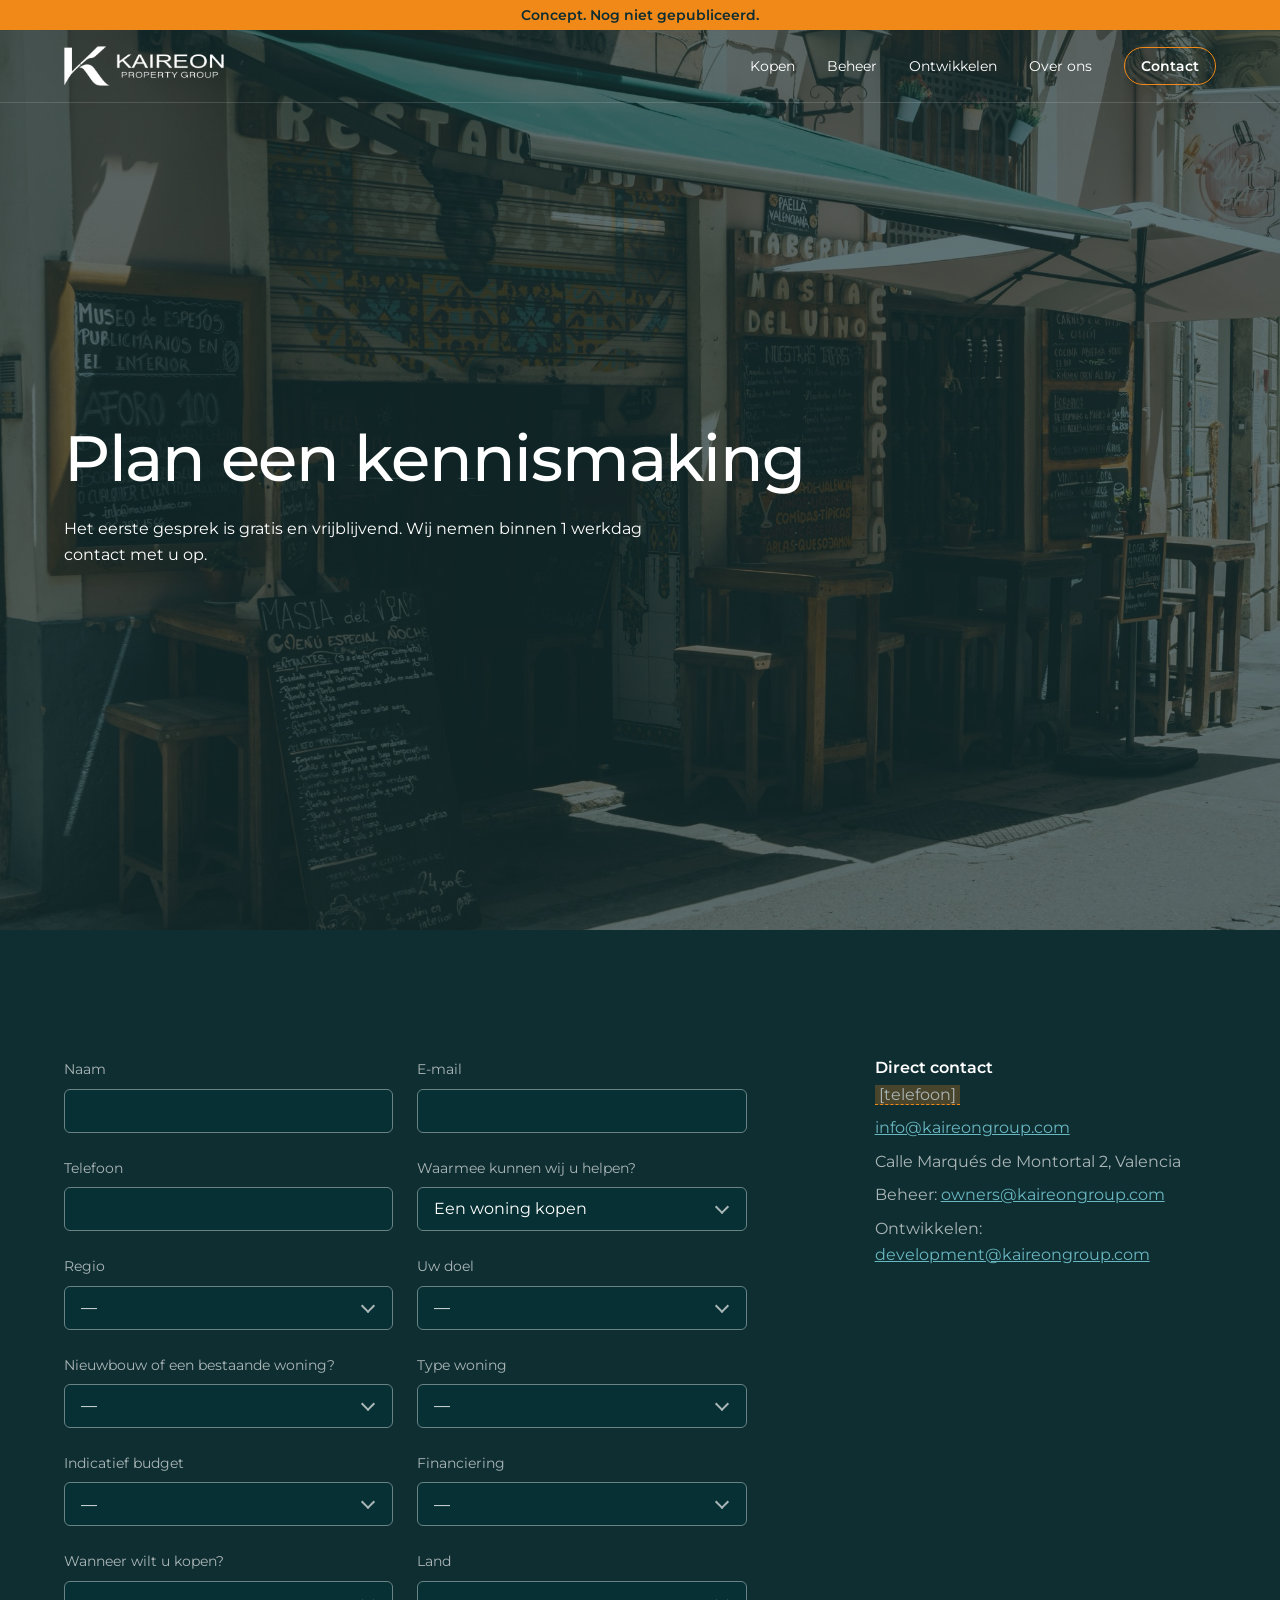
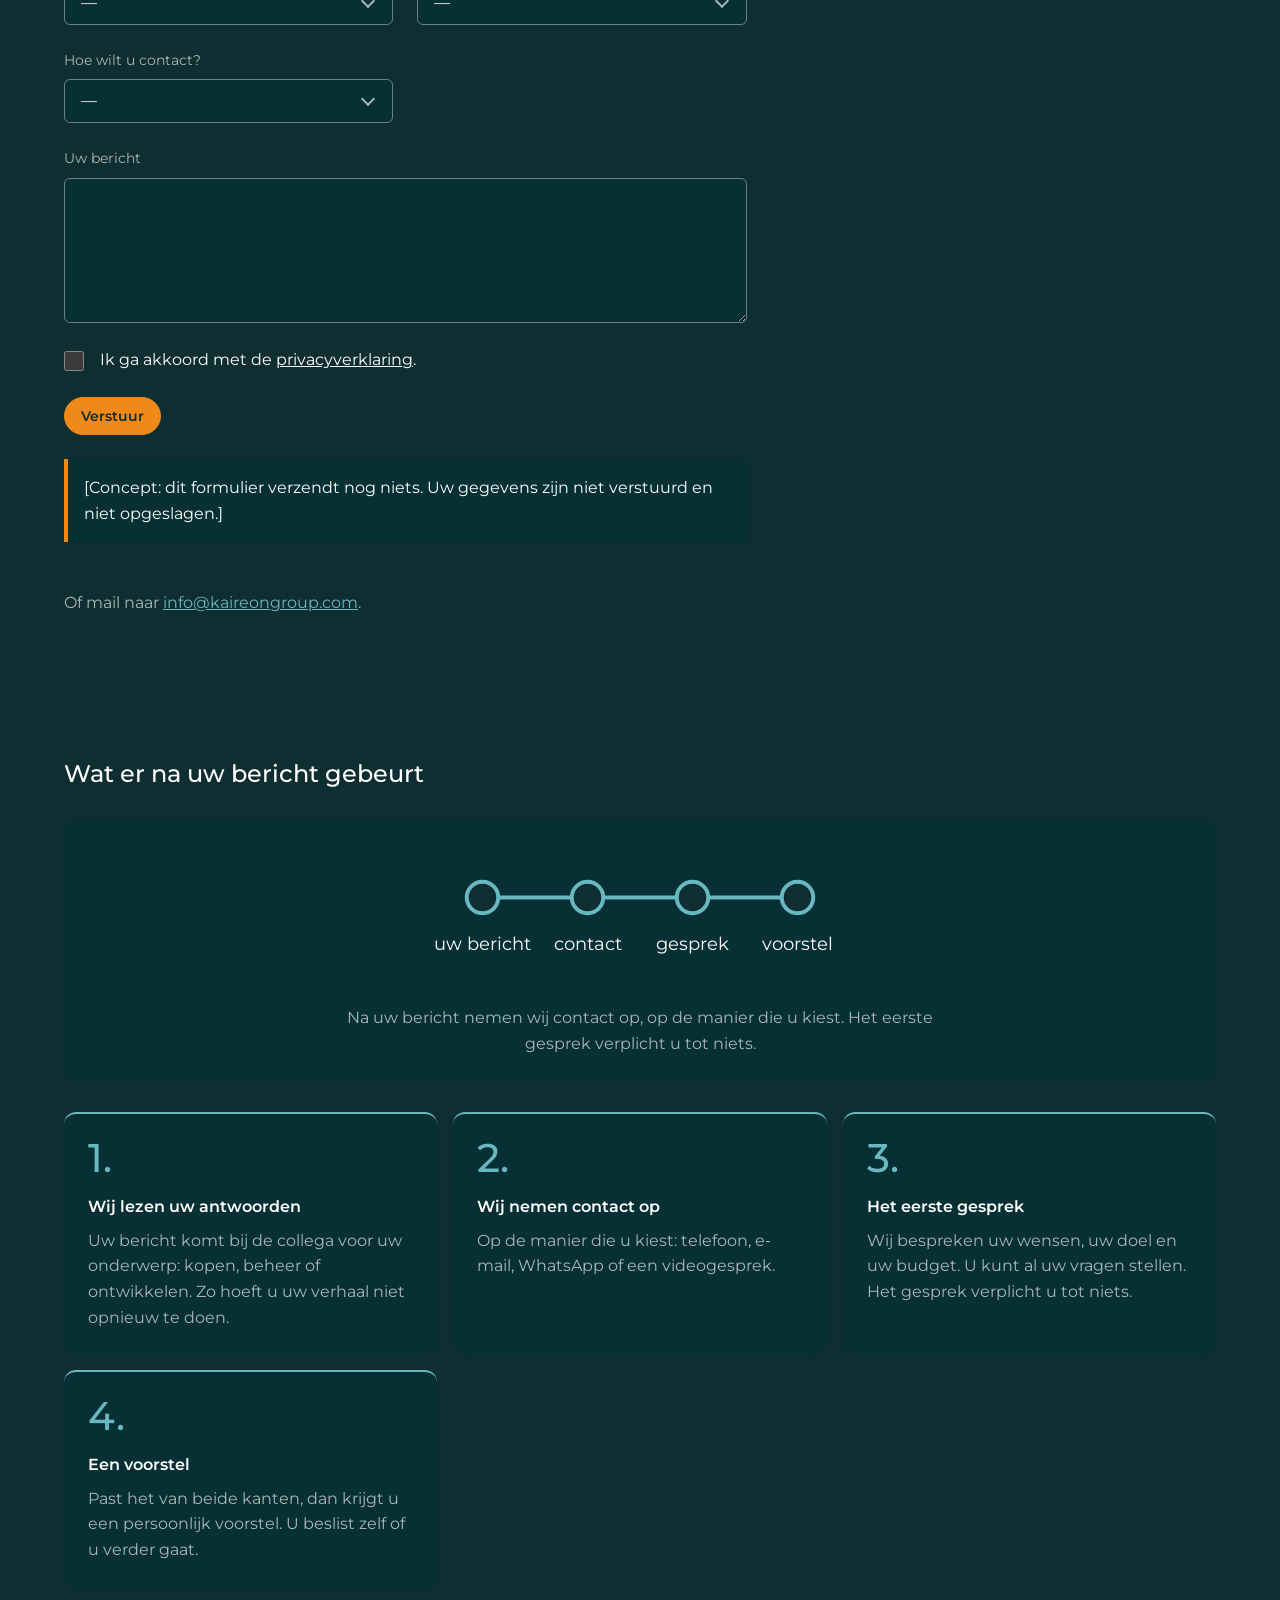
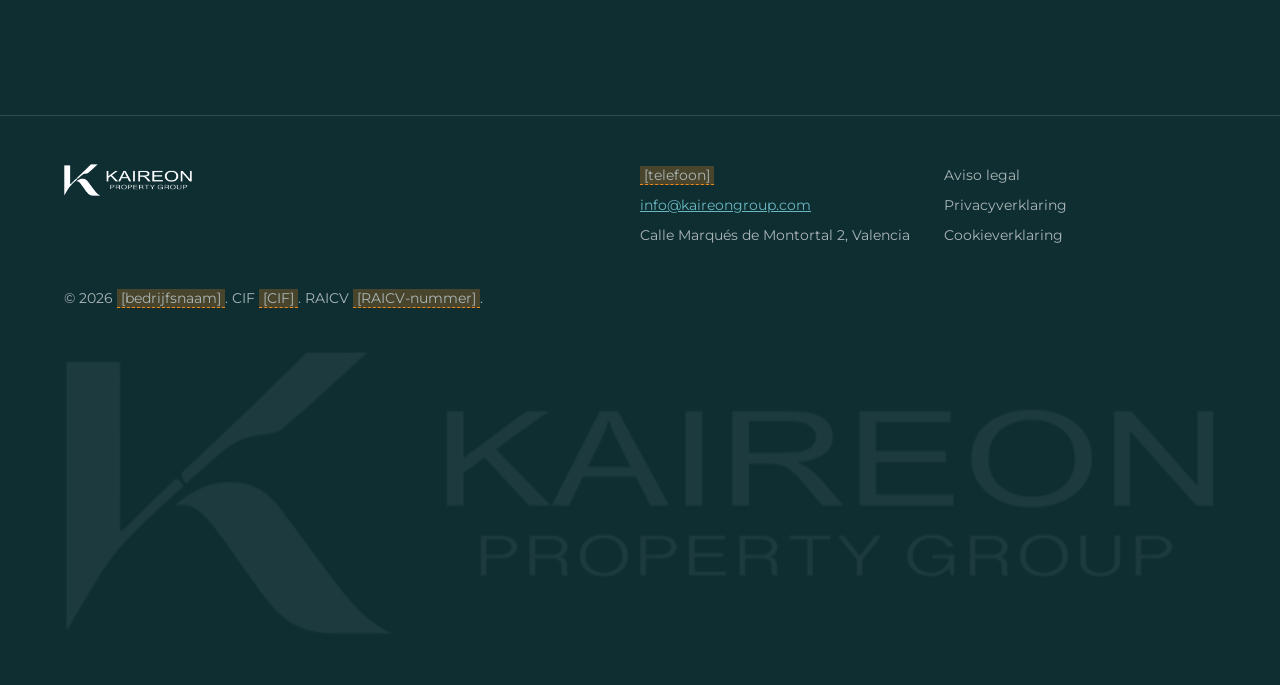
<file: nl/contact/index.html>
<!doctype html>
<html lang="nl">
<head>
<meta charset="utf-8">
<meta name="viewport" content="width=device-width, initial-scale=1">
<title>Contact · Kaireon Property Group</title>
<meta name="description" content="Plan een kennismaking met Kaireon Property Group.">
<meta name="robots" content="noindex, nofollow">

<link rel="preload" href="/assets/fonts/montserrat-latin-wght-normal.woff2" as="font" type="font/woff2" crossorigin>
<link rel="stylesheet" href="/assets/styles.css?v=e4c0d8f1">
<link rel="preload" as="image" href="/assets/img/small/pexels-joaquin-carfagna-3131171-17627454.jpg" imagesrcset="/assets/img/small/pexels-joaquin-carfagna-3131171-17627454.jpg 800w, /assets/img/pexels-joaquin-carfagna-3131171-17627454.jpg 2400w" imagesizes="100vw" fetchpriority="high">
<link rel="icon" href="/assets/img/favicon.png" type="image/png">
<script>
  // Calm movement: each text block fades in once as it comes into view. Only when the visitor allows motion and the
  // browser can do it; otherwise the page never gets the class "motion", and all text shows at once.
  if (matchMedia('(prefers-reduced-motion: no-preference)').matches && 'IntersectionObserver' in window) {
    document.documentElement.classList.add('motion');
    addEventListener('DOMContentLoaded', function () {
      var seen = new IntersectionObserver(function (entries) {
        entries.forEach(function (e) { if (e.isIntersecting) { e.target.classList.add('in'); seen.unobserve(e.target); } });
      }, { rootMargin: '0px 0px -40px 0px' });
      document.querySelectorAll('main .wrap > *').forEach(function (el) { seen.observe(el); });
    });
  }
</script>
</head>
<body>
<p class="draft">Concept. Nog niet gepubliceerd.</p>
<header class="site-head over"><div class="wrap">
  <a class="logo" href="/nl/"><img src="/assets/img/logo-wit.png" alt="Kaireon Property Group" width="900" height="226"></a>
  <nav><a href="/nl/kopen/">Kopen</a><a href="/nl/beheer/">Beheer</a><a href="/nl/ontwikkelen/">Ontwikkelen</a><a href="/nl/over-ons/">Over ons</a><a class="btn" href="/nl/contact/" aria-current="page">Contact</a></nav>
</div></header>
<main>

<section class="cover">
  <div class="media"><img class="photo" src="/assets/img/pexels-joaquin-carfagna-3131171-17627454.jpg" srcset="/assets/img/small/pexels-joaquin-carfagna-3131171-17627454.jpg 800w, /assets/img/pexels-joaquin-carfagna-3131171-17627454.jpg 2400w" sizes="100vw" alt="Een terras in Valencia" width="2400" height="1600" fetchpriority="high"></div>
  <div class="wrap">
  <h1>Plan een kennismaking</h1>
  <p class="lede">Het eerste gesprek is gratis en vrijblijvend. Wij nemen binnen 1 werkdag contact met u op.</p>
  
</div></section>
<section class="section"><div class="wrap contact">
  <div>
  <!-- NOT CONNECTED: this form sends nothing and stores nothing. It has no "action" on purpose.
       Before go-live: give it a destination (see README, "Before go-live") and remove the notice below. -->
  <form id="intake" novalidate>
    <label>Naam<input name="naam" autocomplete="name" required></label>
    <label>E-mail<input name="email" type="email" autocomplete="email" required></label>
    <label>Telefoon<input name="telefoon" type="tel" autocomplete="tel"></label>
    <label>Waarmee kunnen wij u helpen?<select name="onderwerp"><option value="kopen">Een woning kopen</option><option value="beheer">Beheer en verhuur van mijn appartement</option><option value="ontwikkelen">Een pand ontwikkelen of herbestemmen</option></select></label>
    
    <fieldset data-when="onderwerp=kopen"><legend class="sr">Uw zoektocht</legend>
      <label>Regio<select name="regio"><option value="">—</option><option>Costa Blanca</option><option>Valencia</option><option>Weet ik nog niet</option></select></label>
      <label>Uw doel<select name="doel"><option value="">—</option><option>Tweede woning of pensioen</option><option>Belegging</option><option>Emigratie</option><option>Anders</option></select></label>
      <fieldset class="wide towns" data-when="regio=Costa Blanca"><legend>Welke plaatsen hebben uw interesse?</legend>
        <div><p>Costa Blanca Noord</p><div class="choices"><label><input type="checkbox" name="plaatsen" value="Dénia">Dénia</label><label><input type="checkbox" name="plaatsen" value="Jávea (Xàbia)">Jávea (Xàbia)</label><label><input type="checkbox" name="plaatsen" value="Moraira">Moraira</label><label><input type="checkbox" name="plaatsen" value="El Poble Nou de Benitatxell">El Poble Nou de Benitatxell</label><label><input type="checkbox" name="plaatsen" value="Benissa">Benissa</label><label><input type="checkbox" name="plaatsen" value="Calpe">Calpe</label><label><input type="checkbox" name="plaatsen" value="Altea">Altea</label><label><input type="checkbox" name="plaatsen" value="Albir / L'Alfàs del Pi">Albir / L'Alfàs del Pi</label><label><input type="checkbox" name="plaatsen" value="La Nucía">La Nucía</label><label><input type="checkbox" name="plaatsen" value="Polop">Polop</label><label><input type="checkbox" name="plaatsen" value="Finestrat">Finestrat</label><label><input type="checkbox" name="plaatsen" value="Benidorm">Benidorm</label><label><input type="checkbox" name="plaatsen" value="La Vila Joiosa">La Vila Joiosa</label><label><input type="checkbox" name="plaatsen" value="Callosa d'en Sarrià">Callosa d'en Sarrià</label><label><input type="checkbox" name="plaatsen" value="Pedreguer">Pedreguer</label><label><input type="checkbox" name="plaatsen" value="Gata de Gorgos">Gata de Gorgos</label><label><input type="checkbox" name="plaatsen" value="Ondara">Ondara</label><label><input type="checkbox" name="plaatsen" value="Els Poblets">Els Poblets</label><label><input type="checkbox" name="plaatsen" value="El Verger">El Verger</label><label><input type="checkbox" name="plaatsen" value="Orba">Orba</label><label><input type="checkbox" name="plaatsen" value="Pego">Pego</label><label><input type="checkbox" name="plaatsen" value="Xaló (Jalón)">Xaló (Jalón)</label><label><input type="checkbox" name="plaatsen" value="Alcalalí">Alcalalí</label><label><input type="checkbox" name="plaatsen" value="Parcent">Parcent</label><label><input type="checkbox" name="plaatsen" value="Lliber">Lliber</label></div></div>
        <div><p>Costa Blanca Zuid</p><div class="choices"><label><input type="checkbox" name="plaatsen" value="Alicante">Alicante</label><label><input type="checkbox" name="plaatsen" value="Santa Pola">Santa Pola</label><label><input type="checkbox" name="plaatsen" value="Gran Alacant">Gran Alacant</label><label><input type="checkbox" name="plaatsen" value="Guardamar del Segura">Guardamar del Segura</label><label><input type="checkbox" name="plaatsen" value="Torrevieja">Torrevieja</label><label><input type="checkbox" name="plaatsen" value="La Mata">La Mata</label><label><input type="checkbox" name="plaatsen" value="Ciudad Quesada / Rojales">Ciudad Quesada / Rojales</label><label><input type="checkbox" name="plaatsen" value="San Miguel de Salinas">San Miguel de Salinas</label><label><input type="checkbox" name="plaatsen" value="Los Montesinos">Los Montesinos</label><label><input type="checkbox" name="plaatsen" value="Algorfa">Algorfa</label><label><input type="checkbox" name="plaatsen" value="Benijófar">Benijófar</label><label><input type="checkbox" name="plaatsen" value="Punta Prima">Punta Prima</label><label><input type="checkbox" name="plaatsen" value="Orihuela Costa">Orihuela Costa</label><label><input type="checkbox" name="plaatsen" value="Playa Flamenca">Playa Flamenca</label><label><input type="checkbox" name="plaatsen" value="La Zenia">La Zenia</label><label><input type="checkbox" name="plaatsen" value="Cabo Roig">Cabo Roig</label><label><input type="checkbox" name="plaatsen" value="Campoamor">Campoamor</label><label><input type="checkbox" name="plaatsen" value="Villamartín">Villamartín</label><label><input type="checkbox" name="plaatsen" value="Pilar de la Horadada">Pilar de la Horadada</label><label><input type="checkbox" name="plaatsen" value="Torre de la Horadada">Torre de la Horadada</label></div></div>
      </fieldset>
      <label>Nieuwbouw of een bestaande woning?<select name="staat"><option value="">—</option><option>Nieuwbouw</option><option>Bestaande woning</option><option>Geen voorkeur</option></select></label>
      <label>Type woning<select name="type"><option value="">—</option><option>Appartement</option><option>Penthouse (ático)</option><option>Villa</option><option>Vrijstaande woning (chalet)</option><option>Rijwoning (adosado)</option><option>Bungalow</option><option>Weet ik nog niet</option></select></label>
      <label>Indicatief budget<select name="budget"><option value="">—</option><option>Tot € 200.000</option><option>€ 200.000 tot € 400.000</option><option>€ 400.000 tot € 600.000</option><option>€ 600.000 tot € 1.000.000</option><option>Meer dan € 1.000.000</option><option>Weet ik nog niet</option></select></label>
      <label>Financiering<select name="financiering"><option value="">—</option><option>Eigen middelen</option><option>Hypotheek in Spanje</option><option>Eigen middelen en hypotheek</option><option>Weet ik nog niet</option></select></label>
      <fieldset data-when="financiering=Hypotheek in Spanje"><label>Wilt u hulp bij de hypotheek?<select name="hypotheek"><option value="">—</option><option>Ja, graag</option><option>Nee, nu nog niet</option></select></label></fieldset>
      <label>Wanneer wilt u kopen?<select name="tijdlijn"><option value="">—</option><option>Binnen 3 maanden</option><option>Binnen 3 tot 6 maanden</option><option>Binnen 6 tot 12 maanden</option><option>Ik oriënteer me nog</option></select></label>
    </fieldset>
    <fieldset data-when="onderwerp=beheer"><legend class="sr">Uw appartement</legend>
      <label>Waar staat de woning?<select name="locatie"><option value="">—</option><option>Valencia</option><option>Costa Blanca</option><option>Andere regio</option></select></label>
      <label>Plaats<input name="plaats"></label>
      <label>Type woning<select name="woningtype"><option value="">—</option><option>Appartement</option><option>Penthouse (ático)</option><option>Villa</option><option>Vrijstaande woning (chalet)</option><option>Rijwoning (adosado)</option><option>Bungalow</option></select></label>
      <label>Welke verhuur overweegt u?<select name="verhuur"><option value="">—</option><option>Korte verhuur aan gasten</option><option>Lange verhuur</option><option>Weet ik nog niet</option></select></label>
      <fieldset data-when="verhuur=Korte verhuur aan gasten"><label>Heeft de woning al een toeristische vergunning (VUT)?<select name="vut"><option value="">—</option><option>Ja</option><option>Nee</option><option>Weet ik nog niet</option></select></label></fieldset>
      <label>Is de woning ingericht?<select name="inrichting"><option value="">—</option><option>Ja, helemaal</option><option>Voor een deel</option><option>Nee, ik wil hulp bij de inrichting</option></select></label>
      <label>Welke hulp zoekt u?<select name="hulp"><option value="">—</option><option>Volledig beheer</option><option>Alleen verhuur en gasten</option><option>Eerst een gesprek</option></select></label>
    </fieldset>
    <fieldset data-when="onderwerp=ontwikkelen"><legend class="sr">Uw project</legend>
      <label>Waar gaat uw interesse naar uit?<select name="interesse"><option value="">—</option><option>Een pand een andere bestemming geven (cambio de uso)</option><option>Een pand kopen en ontwikkelen</option><option>Mijn eigen pand ontwikkelen</option></select></label>
      <label>Heeft u al een pand of een locatie?<select name="pand"><option value="">—</option><option>Ja</option><option>Nee, nog niet</option></select></label>
      <fieldset data-when="pand=Ja"><label>Waar is het pand, en wat is het?<input name="pandomschrijving"></label></fieldset>
      <label>Indicatief investeringsbedrag<select name="investering"><option value="">—</option><option>Tot € 50.000</option><option>€ 50.000 tot € 100.000</option><option>€ 100.000 tot € 250.000</option><option>€ 250.000 tot € 500.000</option><option>Meer dan € 500.000</option><option>Weet ik nog niet</option></select></label>
      <label>Welk rendement verwacht u?<select name="rendement"><option value="">—</option><option>Tot 10%</option><option>10% tot 15%</option><option>15% tot 20%</option><option>Meer dan 20%</option><option>Weet ik nog niet</option></select></label>
      <label>Wanneer wilt u beginnen?<select name="tijdlijn"><option value="">—</option><option>Binnen 3 maanden</option><option>Binnen 3 tot 6 maanden</option><option>Binnen 6 tot 12 maanden</option><option>Ik oriënteer me nog</option></select></label>
    </fieldset>
    <label>Land<select name="land"><option value="">—</option><option>Nederland</option><option>België</option><option>Anders</option></select></label>
    <label>Hoe wilt u contact?<select name="voorkeur"><option value="">—</option><option>Telefoon</option><option>E-mail</option><option>WhatsApp</option><option>Videogesprek</option></select></label>
    <label class="wide">Uw bericht<textarea name="bericht" rows="5"></textarea></label>
    <label class="check wide"><input type="checkbox" name="akkoord" required><span>Ik ga akkoord met de <a href="/nl/privacy/">privacyverklaring</a>.</span></label>
    <div class="wide"><button class="btn" type="submit">Verstuur</button></div>
    <p class="wide notice shown" id="intake-notice"><span class="ph">[Concept: dit formulier verzendt nog niets. Uw gegevens zijn niet verstuurd en niet opgeslagen.]</span></p>
  </form>
  <p class="mail">Of mail naar <a class="mail-link" href="mailto:info@kaireongroup.com">info@kaireongroup.com</a>.</p>
  </div>
  <aside>
    <h2>Direct contact</h2>
    <p><span class="ph">[telefoon]</span></p><p><a class="mail-link" href="mailto:info@kaireongroup.com">info@kaireongroup.com</a></p><p>Calle Marqués de Montortal 2, Valencia</p>
    <p>Beheer: <a class="mail-link" href="mailto:owners@kaireongroup.com">owners@kaireongroup.com</a></p><p>Ontwikkelen: <a class="mail-link" href="mailto:development@kaireongroup.com">development@kaireongroup.com</a></p>
  </aside>
</div></section>

<section class="section"><div class="wrap">
  <h2>Wat er na uw bericht gebeurt</h2>
  
  <figure class="drawing stops"><svg viewBox="0 0 320 110" role="img" aria-label="Een lijn met vier haltes: uw bericht, wij nemen contact op, het eerste gesprek, en een voorstel.">
      <line class="arrow" x1="40" y1="40" x2="280" y2="40"/>
      <circle class="stop" cx="40" cy="40" r="12"/>
      <text x="40" y="80" text-anchor="middle">uw bericht</text><circle class="stop" cx="120" cy="40" r="12"/>
      <text x="120" y="80" text-anchor="middle">contact</text><circle class="stop" cx="200" cy="40" r="12"/>
      <text x="200" y="80" text-anchor="middle">gesprek</text><circle class="stop" cx="280" cy="40" r="12"/>
      <text x="280" y="80" text-anchor="middle">voorstel</text>
    </svg><figcaption>Na uw bericht nemen wij contact op, op de manier die u kiest. Het eerste gesprek verplicht u tot niets.</figcaption></figure>
<div class="rows steps">
  <div><h3><span class="n">1.</span> Wij lezen uw antwoorden</h3><p>Uw bericht komt bij de collega voor uw onderwerp: kopen, beheer of ontwikkelen. Zo hoeft u uw verhaal niet opnieuw te doen.</p></div>
  <div><h3><span class="n">2.</span> Wij nemen contact op</h3><p>Op de manier die u kiest: telefoon, e-mail, WhatsApp of een videogesprek.</p></div>
  <div><h3><span class="n">3.</span> Het eerste gesprek</h3><p>Wij bespreken uw wensen, uw doel en uw budget. U kunt al uw vragen stellen. Het gesprek verplicht u tot niets.</p></div>
  <div><h3><span class="n">4.</span> Een voorstel</h3><p>Past het van beide kanten, dan krijgt u een persoonlijk voorstel. U beslist zelf of u verder gaat.</p></div>
</div>
</div></section>
<script>
  var form = document.getElementById('intake');
  var topic = new URLSearchParams(location.search).get('onderwerp');
  if (topic) form.elements.onderwerp.value = topic;
  // Show a part only when its condition holds. A hidden part is switched off, so that its answers are not sent.
  function sync() {
    form.querySelectorAll('[data-when]').forEach(function (part) {
      var rule = part.getAttribute('data-when').split('=');
      var field = form.elements[rule[0]];
      var on = field.value === rule[1] && !field.matches(':disabled');
      part.hidden = !on;
      part.disabled = !on;
    });
  }
  form.addEventListener('change', sync);
  sync();
  // Draft only: stop the form, so that no data leaves the browser. Replace this when the form gets a destination.
  form.addEventListener('submit', function (e) {
    e.preventDefault();
    document.getElementById('intake-notice').scrollIntoView({ block: 'center' });
  });
</script>
</main>
<footer class="site-foot"><div class="wrap">
  <img class="logo" src="/assets/img/logo-wit.png" alt="Kaireon Property Group" width="900" height="226" loading="lazy">
  <div><p><span class="ph">[telefoon]</span></p><p><a class="mail-link" href="mailto:info@kaireongroup.com">info@kaireongroup.com</a></p><p>Calle Marqués de Montortal 2, Valencia</p></div>
  <div class="links"><a href="/nl/aviso-legal/">Aviso legal</a><a href="/nl/privacy/">Privacyverklaring</a><a href="/nl/cookies/">Cookieverklaring</a></div>
  <p class="rights">© 2026 <span class="ph">[bedrijfsnaam]</span>. CIF <span class="ph">[CIF]</span>. RAICV <span class="ph">[RAICV-nummer]</span>.</p>
  <div class="wordmark" aria-hidden="true"></div>
  
</div></footer>
</body>
</html>
</file>
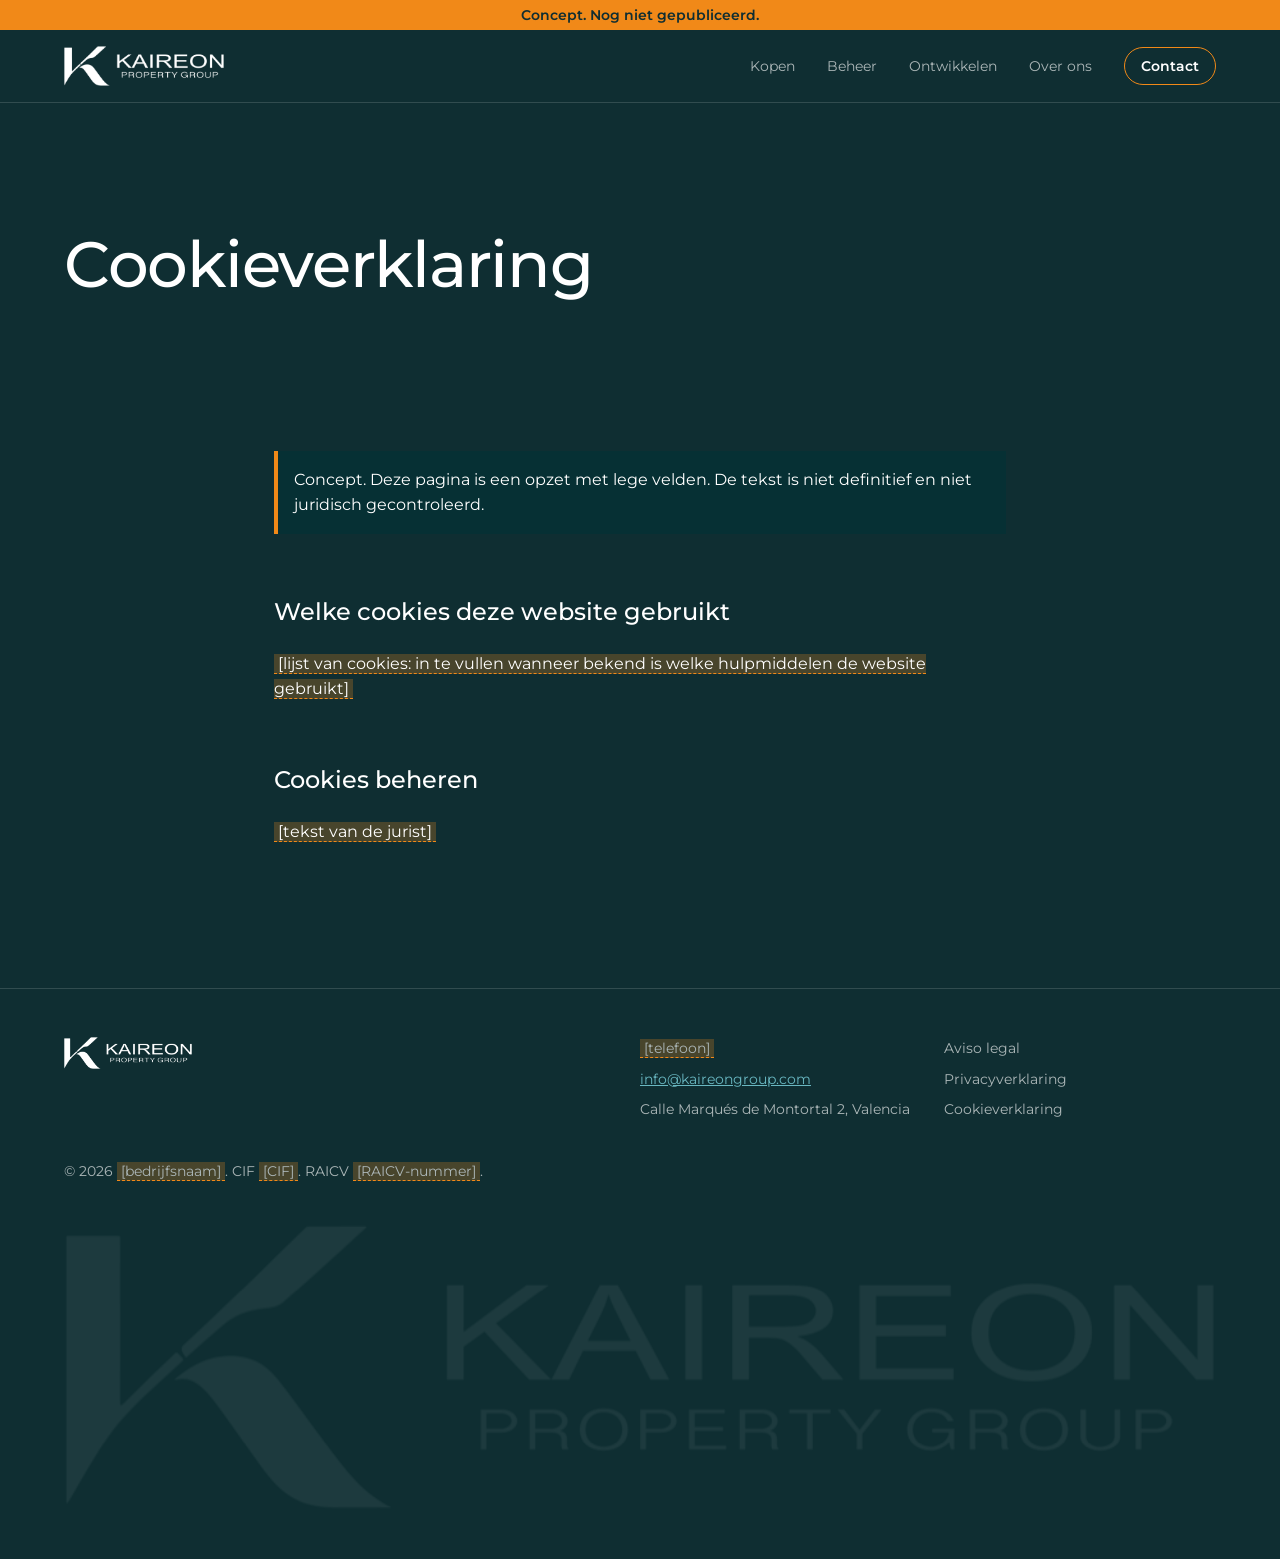
<file: nl/cookies/index.html>
<!doctype html>
<html lang="nl">
<head>
<meta charset="utf-8">
<meta name="viewport" content="width=device-width, initial-scale=1">
<title>Cookieverklaring · Kaireon Property Group</title>
<meta name="description" content="Cookieverklaring van Kaireon Property Group.">
<meta name="robots" content="noindex, nofollow">

<link rel="preload" href="/assets/fonts/montserrat-latin-wght-normal.woff2" as="font" type="font/woff2" crossorigin>
<link rel="stylesheet" href="/assets/styles.css?v=e4c0d8f1">
<link rel="icon" href="/assets/img/favicon.png" type="image/png">
<script>
  // Calm movement: each text block fades in once as it comes into view. Only when the visitor allows motion and the
  // browser can do it; otherwise the page never gets the class "motion", and all text shows at once.
  if (matchMedia('(prefers-reduced-motion: no-preference)').matches && 'IntersectionObserver' in window) {
    document.documentElement.classList.add('motion');
    addEventListener('DOMContentLoaded', function () {
      var seen = new IntersectionObserver(function (entries) {
        entries.forEach(function (e) { if (e.isIntersecting) { e.target.classList.add('in'); seen.unobserve(e.target); } });
      }, { rootMargin: '0px 0px -40px 0px' });
      document.querySelectorAll('main .wrap > *').forEach(function (el) { seen.observe(el); });
    });
  }
</script>
</head>
<body>
<p class="draft">Concept. Nog niet gepubliceerd.</p>
<header class="site-head"><div class="wrap">
  <a class="logo" href="/nl/"><img src="/assets/img/logo-wit.png" alt="Kaireon Property Group" width="900" height="226"></a>
  <nav><a href="/nl/kopen/">Kopen</a><a href="/nl/beheer/">Beheer</a><a href="/nl/ontwikkelen/">Ontwikkelen</a><a href="/nl/over-ons/">Over ons</a><a class="btn" href="/nl/contact/">Contact</a></nav>
</div></header>
<main>

<section class="section"><div class="wrap">
  <h1>Cookieverklaring</h1>
  
  
</div></section>
<section class="section"><div class="wrap narrow">
  <p class="notice shown">Concept. Deze pagina is een opzet met lege velden. De tekst is niet definitief en niet juridisch gecontroleerd.</p>
  
  <h2>Welke cookies deze website gebruikt</h2>
  
  <p><span class="ph">[lijst van cookies: in te vullen wanneer bekend is welke hulpmiddelen de website gebruikt]</span></p>
  <h2>Cookies beheren</h2>
  
  <p><span class="ph">[tekst van de jurist]</span></p>
</div></section>
</main>
<footer class="site-foot"><div class="wrap">
  <img class="logo" src="/assets/img/logo-wit.png" alt="Kaireon Property Group" width="900" height="226" loading="lazy">
  <div><p><span class="ph">[telefoon]</span></p><p><a class="mail-link" href="mailto:info@kaireongroup.com">info@kaireongroup.com</a></p><p>Calle Marqués de Montortal 2, Valencia</p></div>
  <div class="links"><a href="/nl/aviso-legal/">Aviso legal</a><a href="/nl/privacy/">Privacyverklaring</a><a href="/nl/cookies/">Cookieverklaring</a></div>
  <p class="rights">© 2026 <span class="ph">[bedrijfsnaam]</span>. CIF <span class="ph">[CIF]</span>. RAICV <span class="ph">[RAICV-nummer]</span>.</p>
  <div class="wordmark" aria-hidden="true"></div>
  
</div></footer>
</body>
</html>
</file>
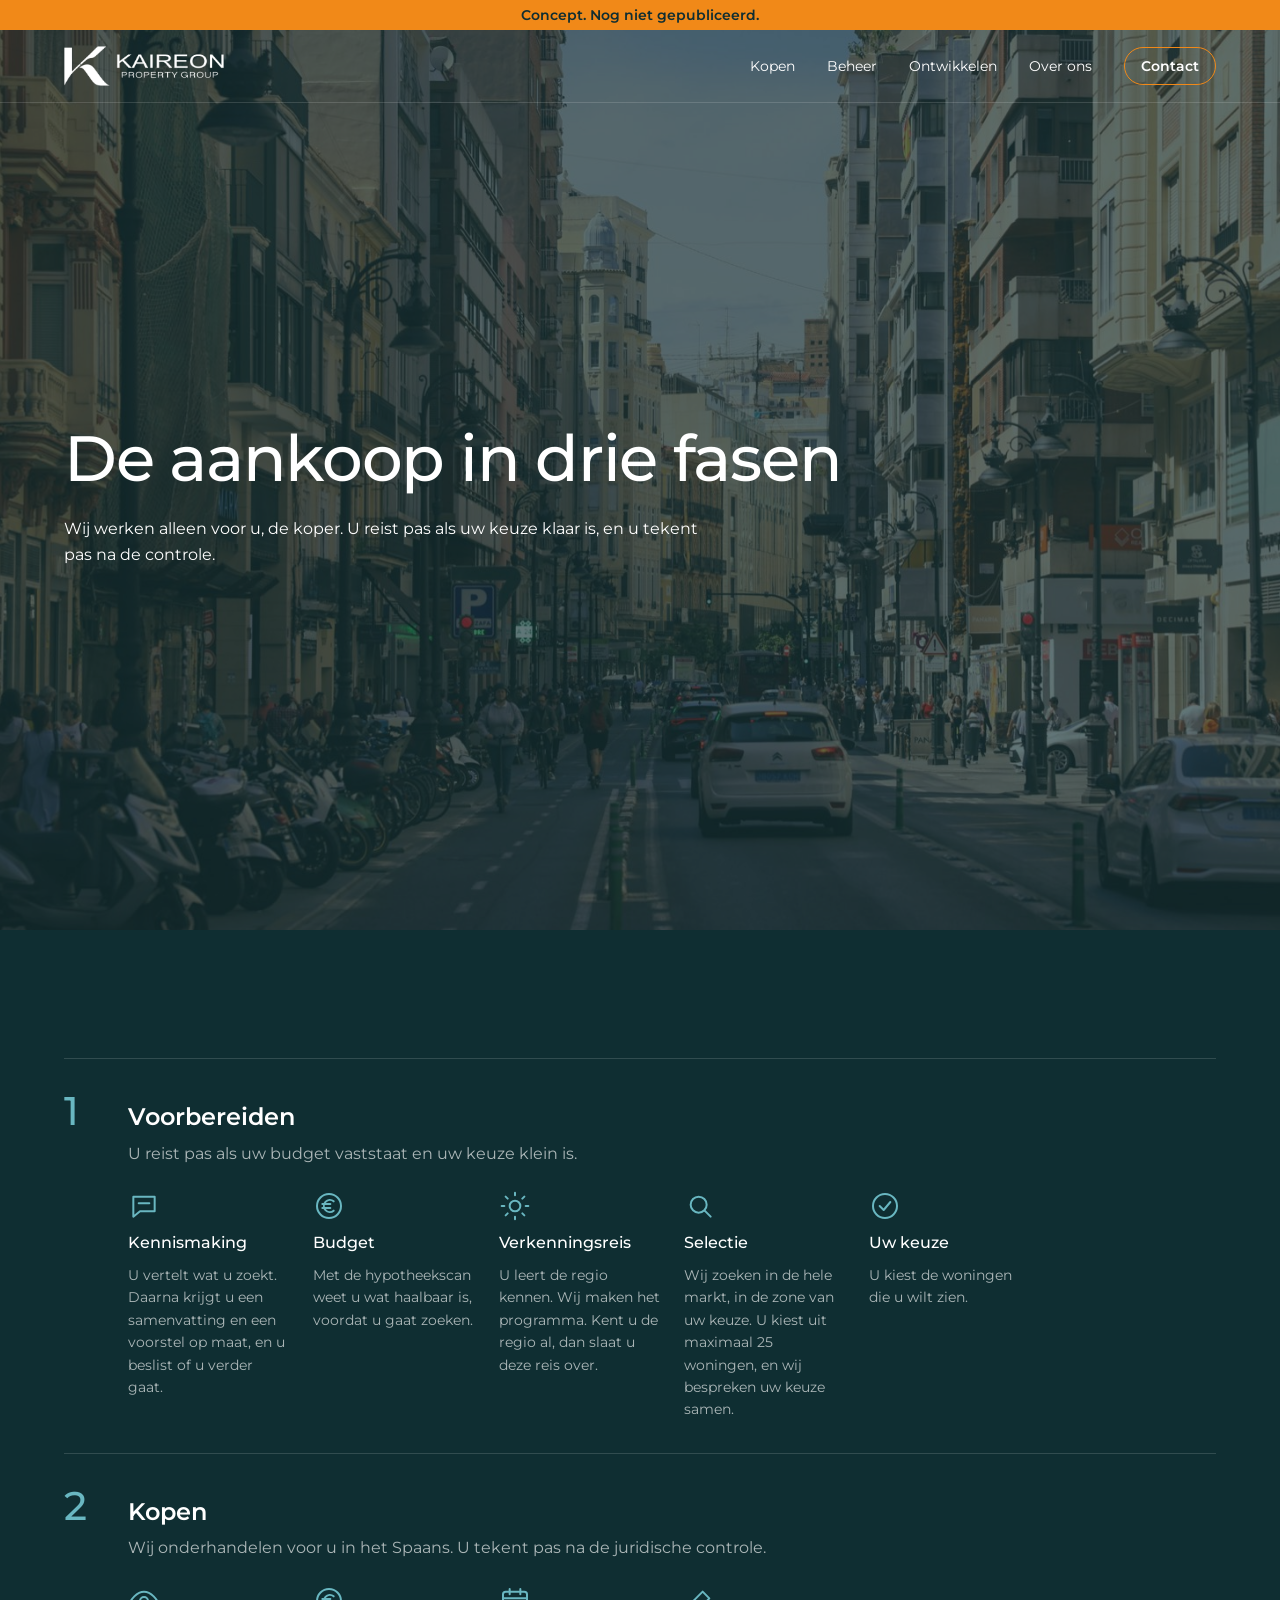
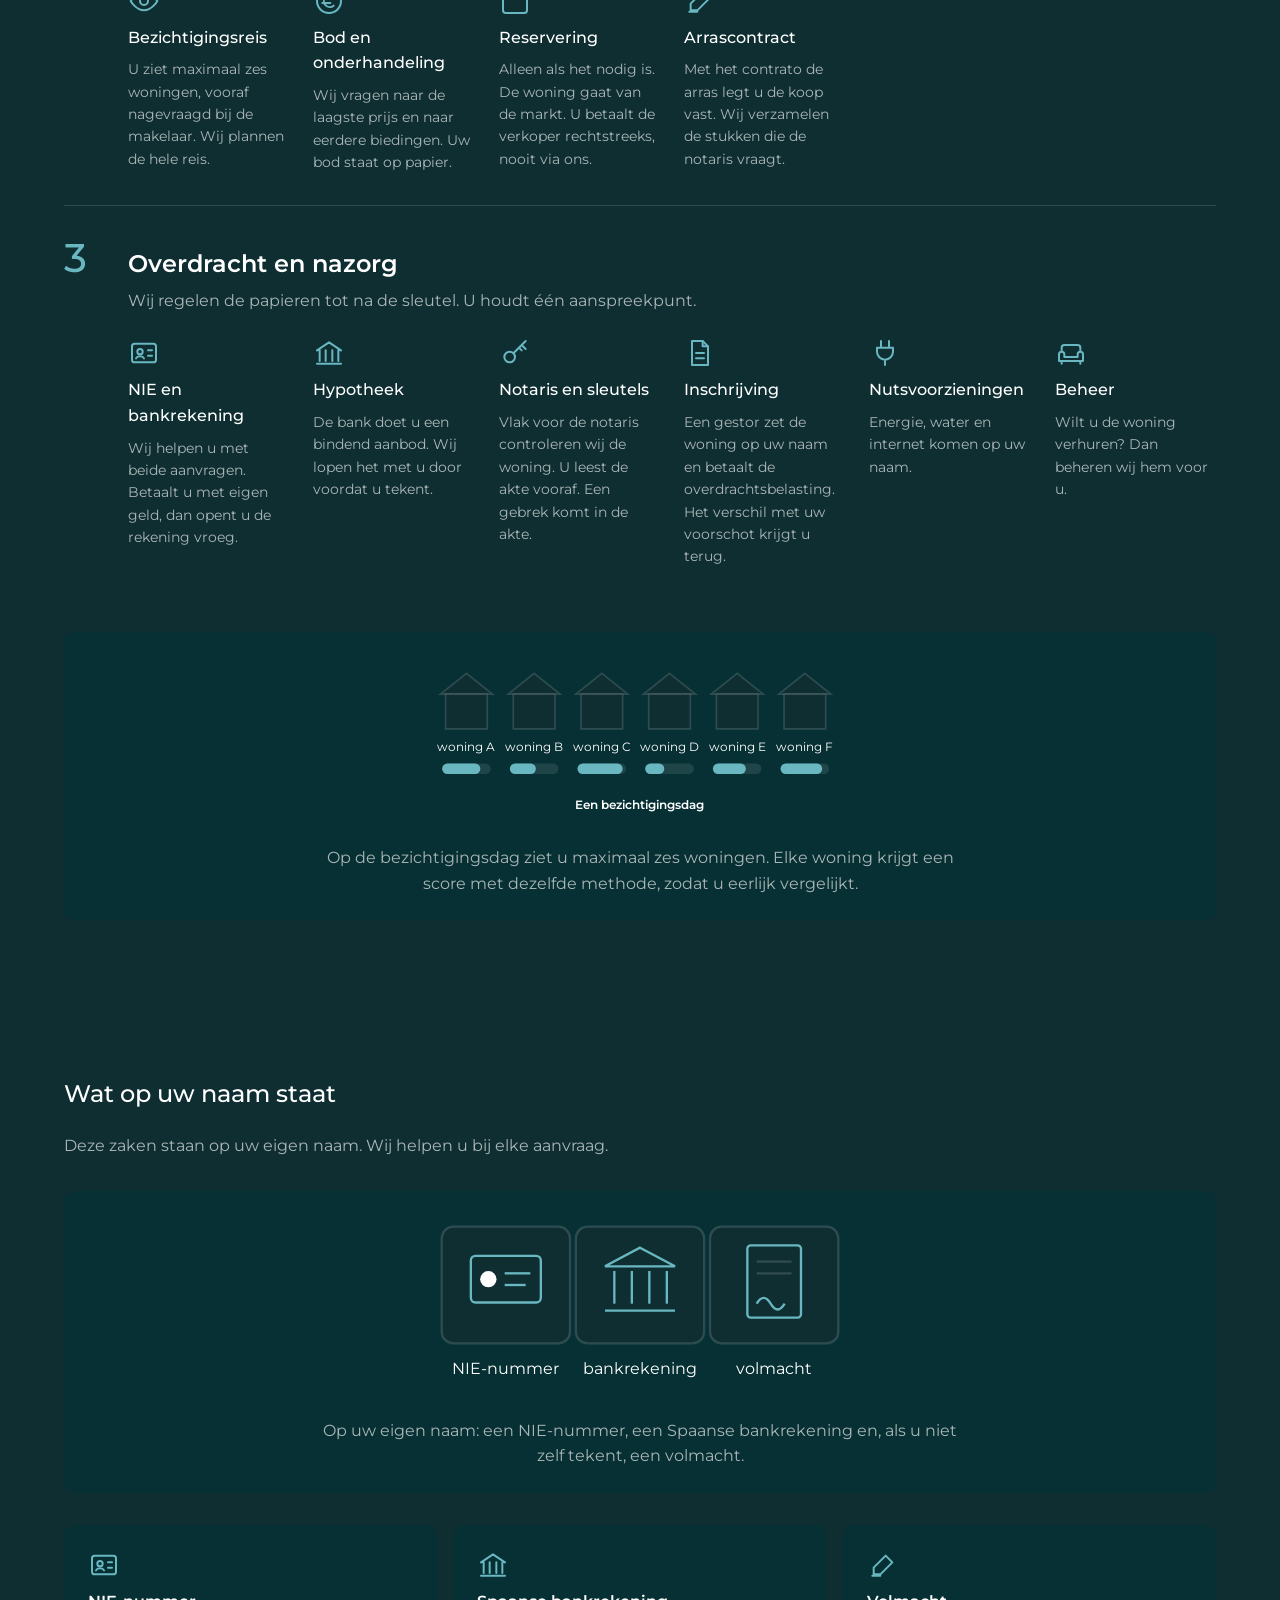
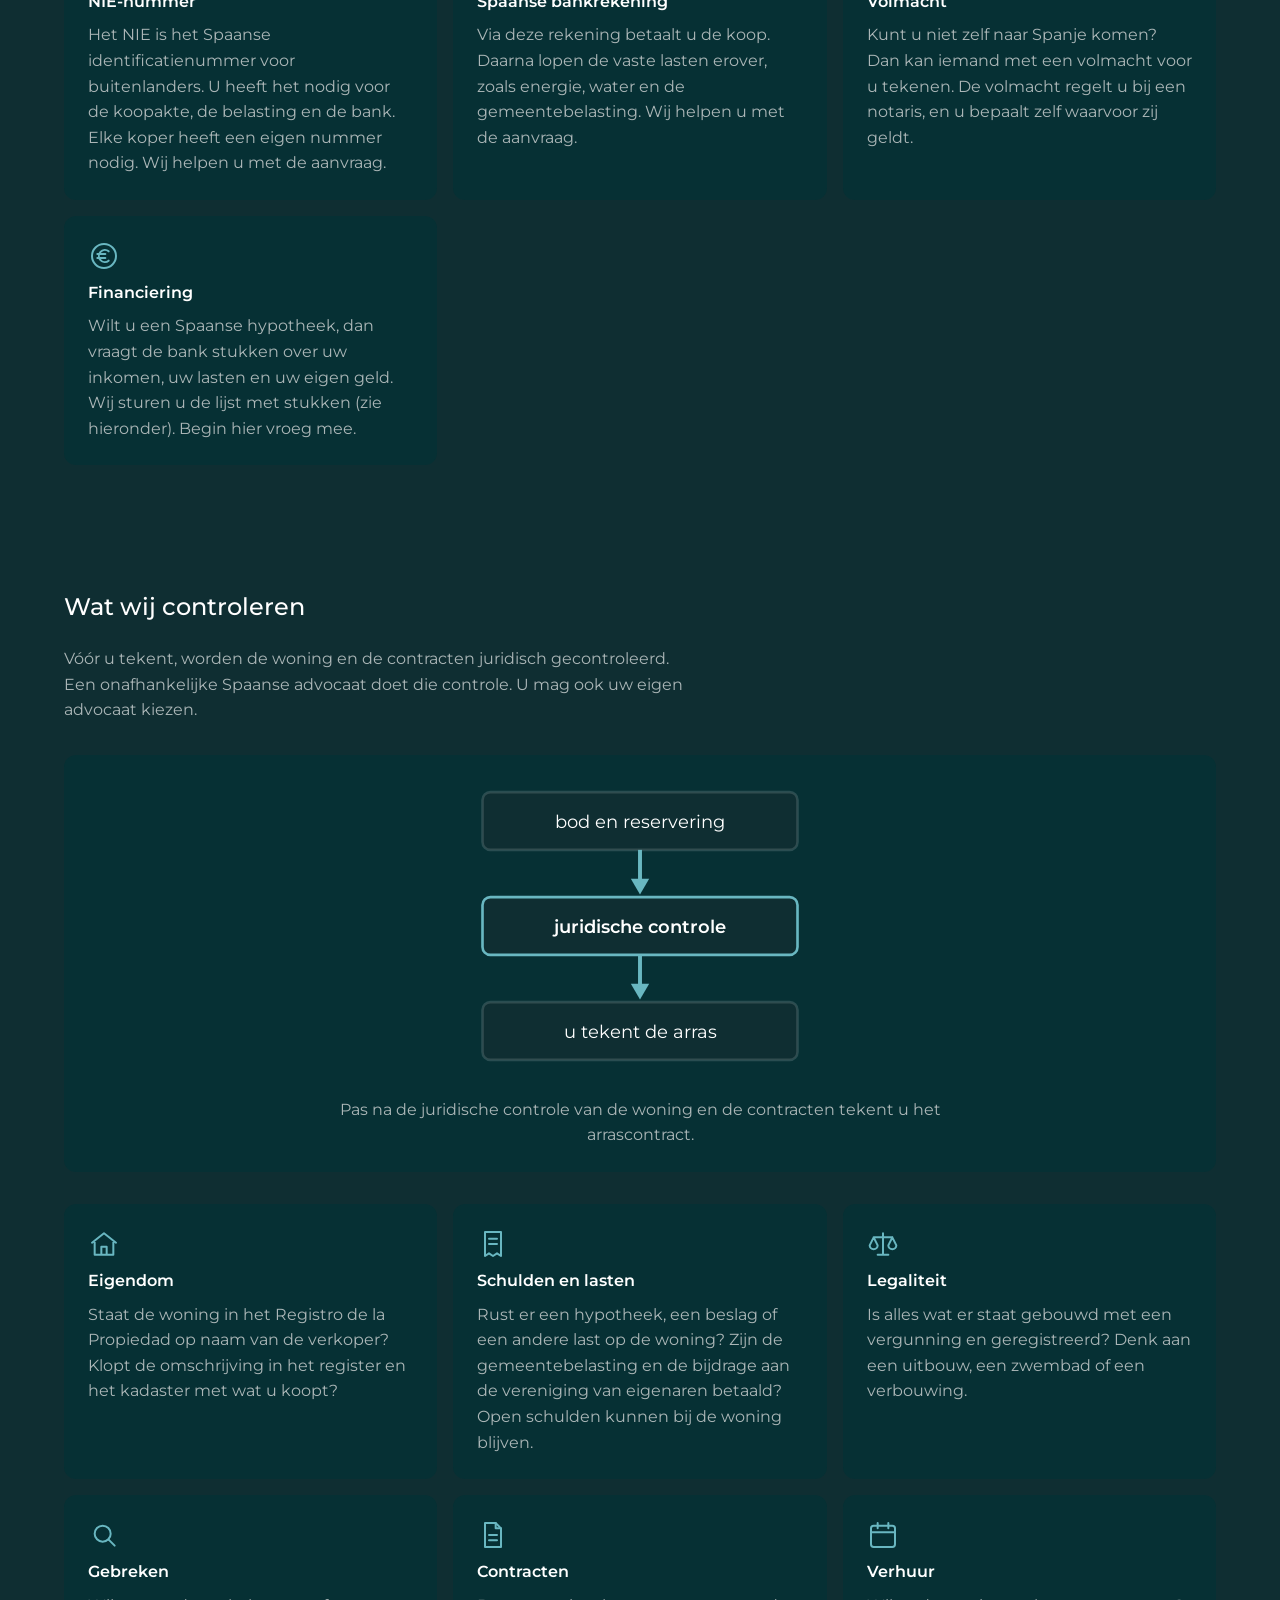
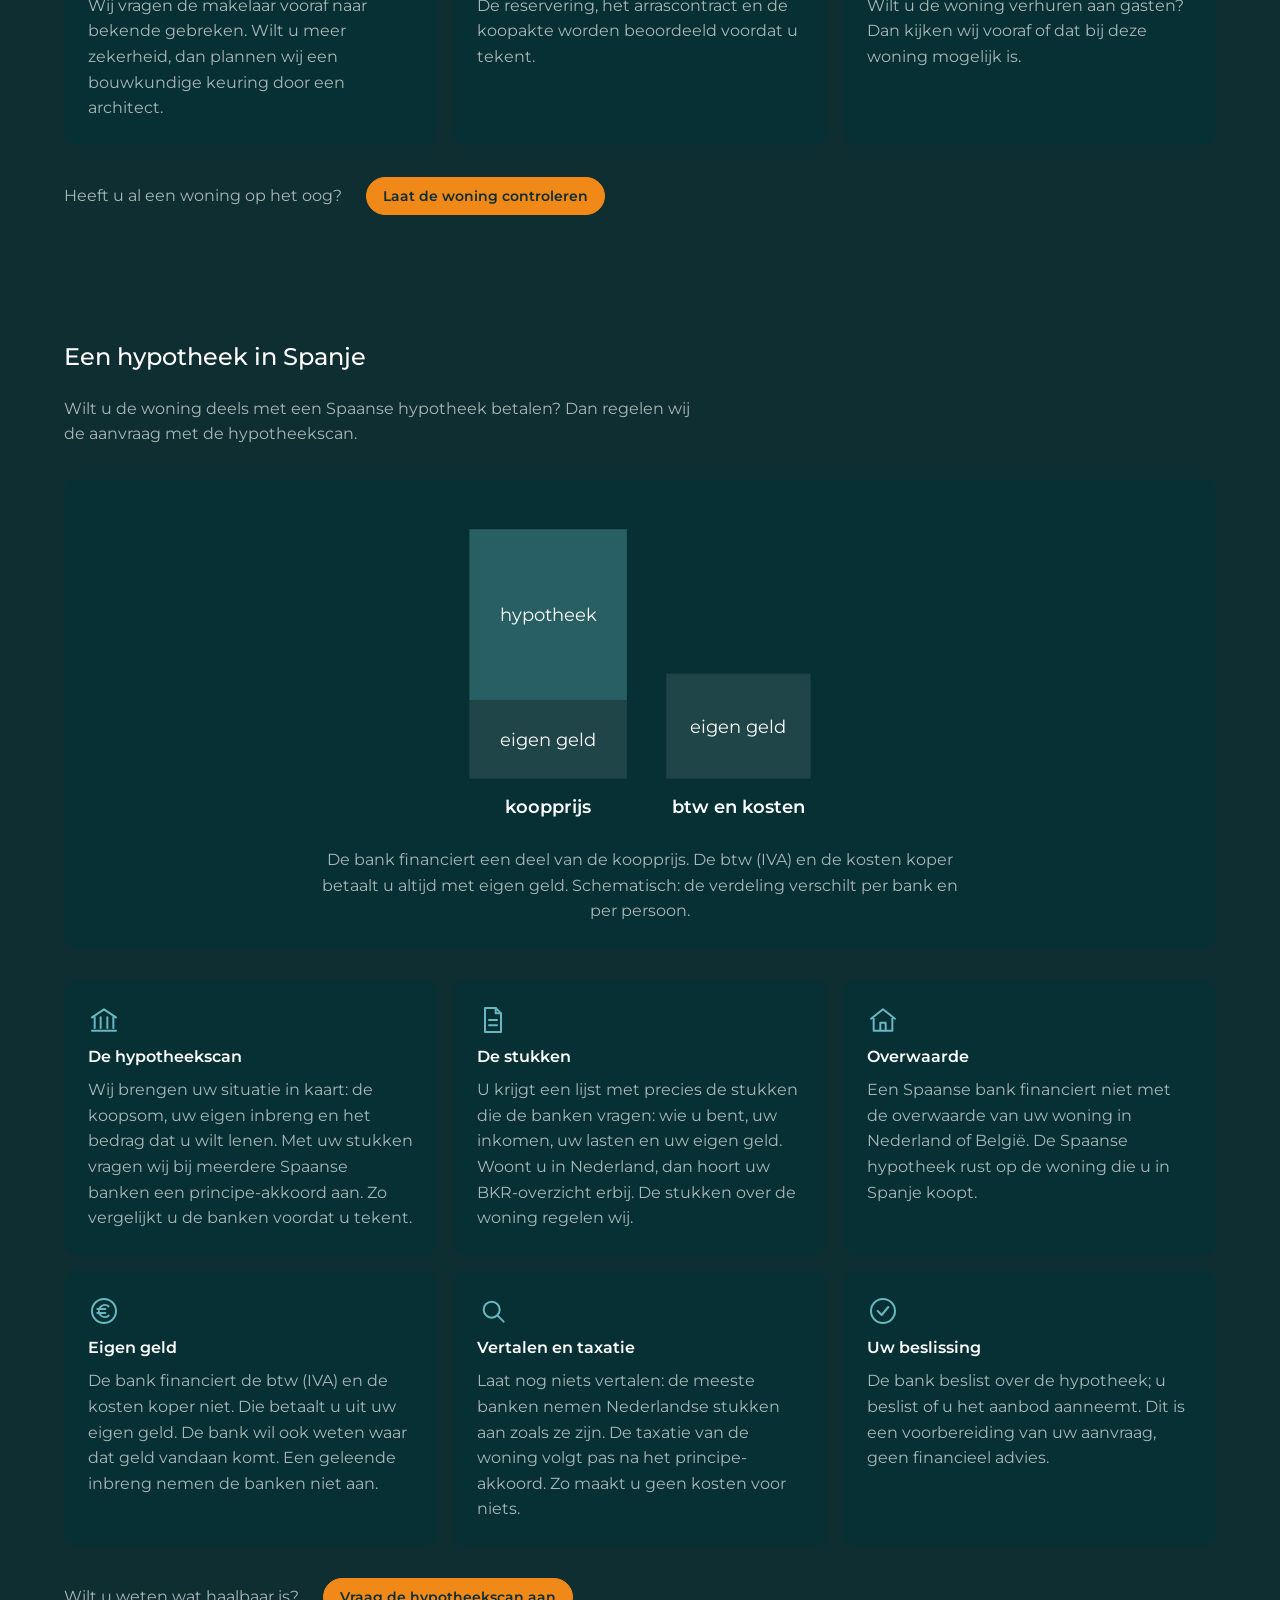
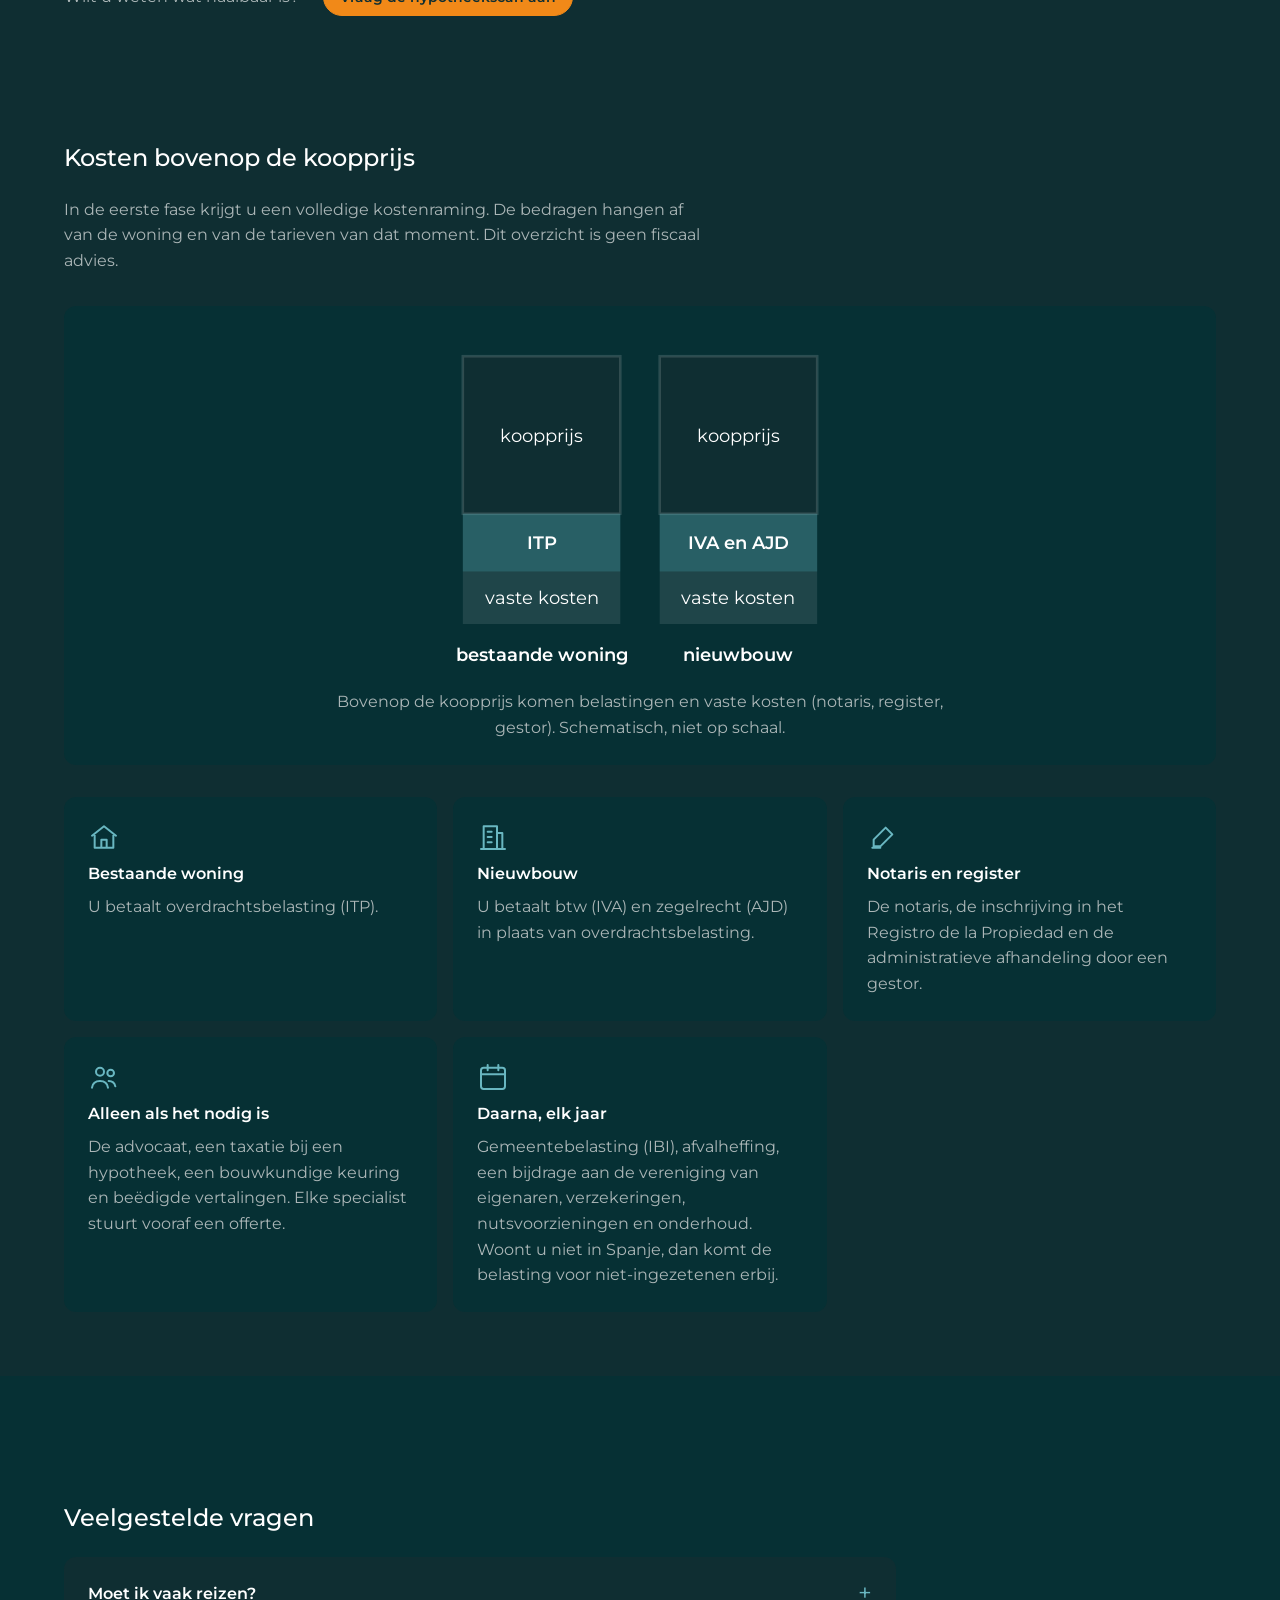
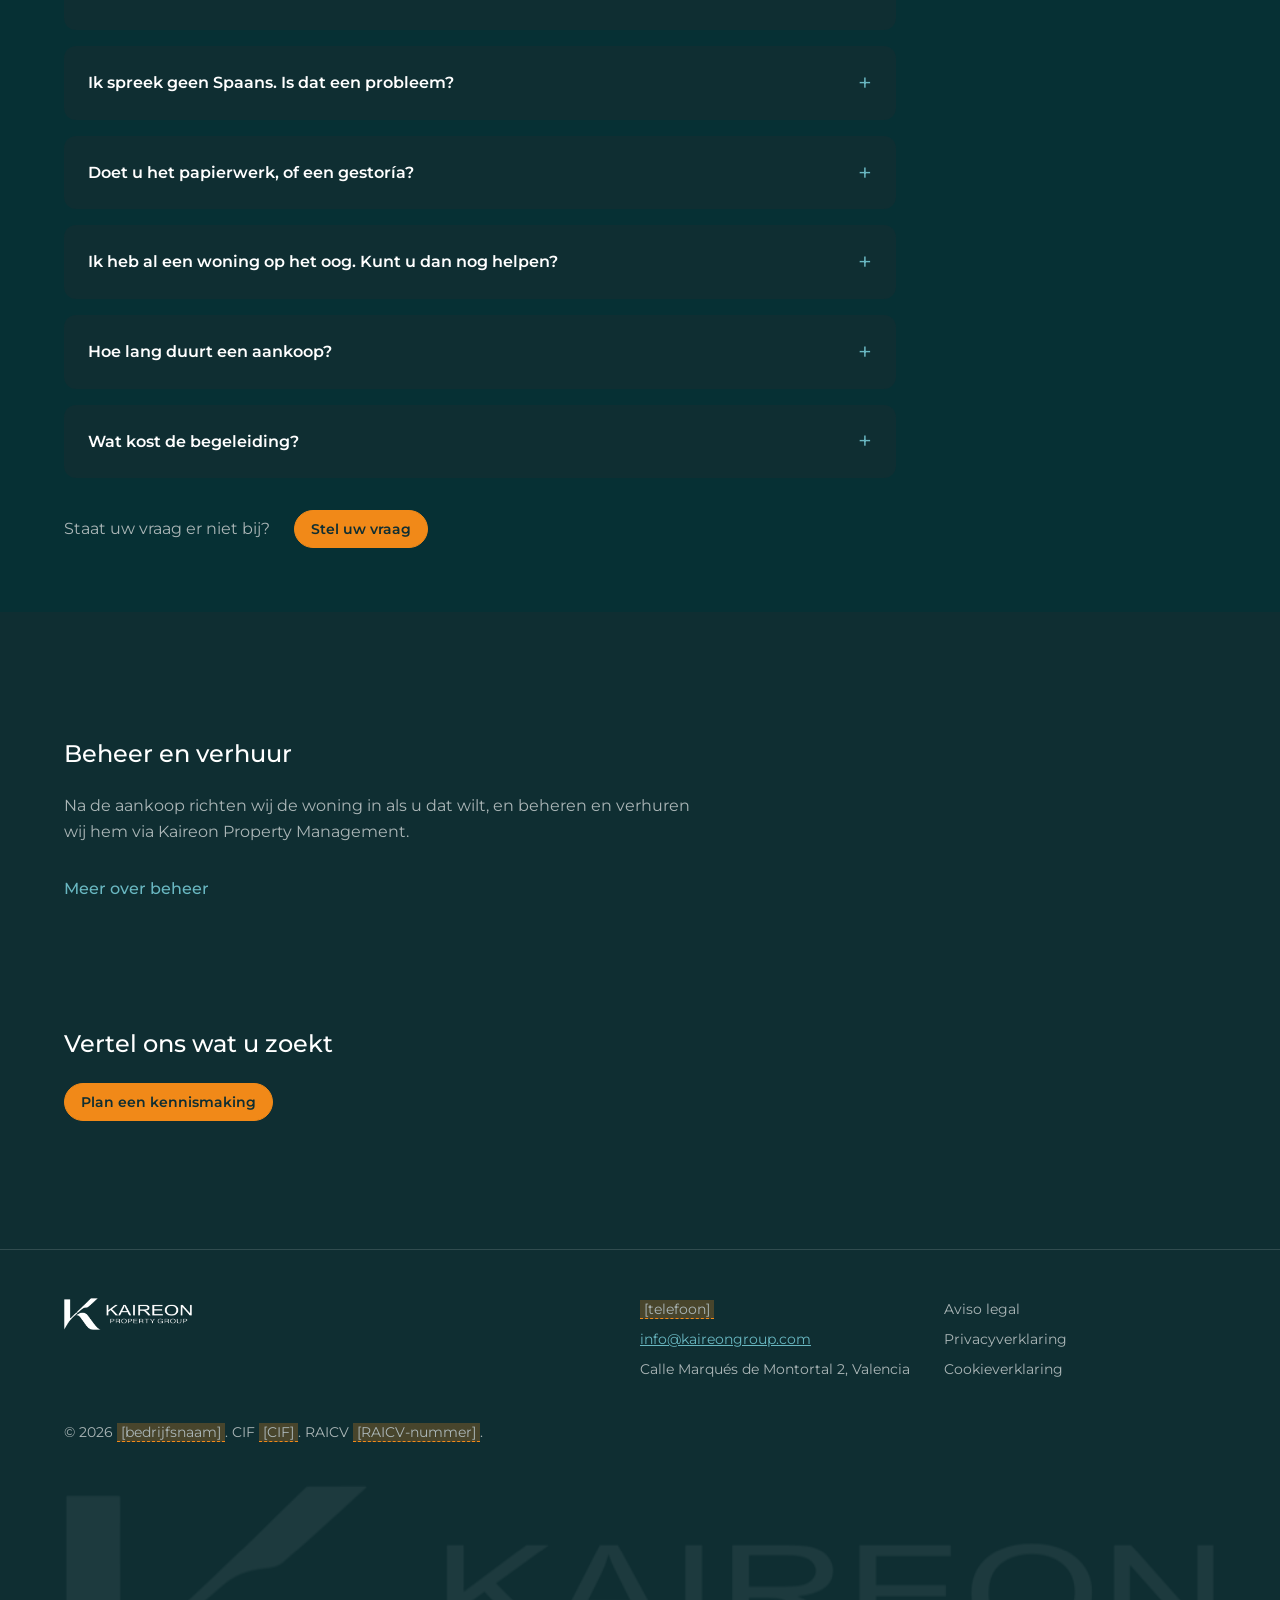
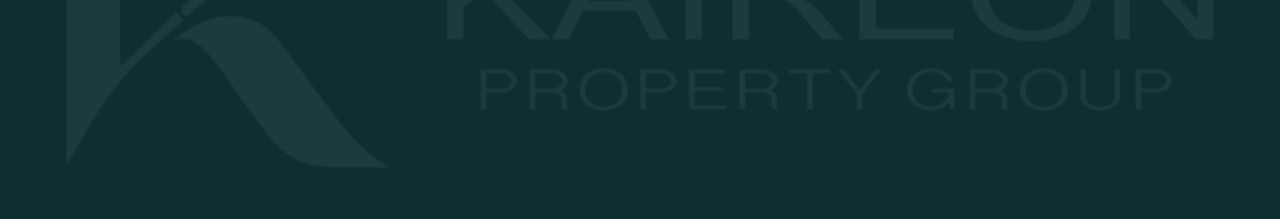
<file: nl/kopen/index.html>
<!doctype html>
<html lang="nl">
<head>
<meta charset="utf-8">
<meta name="viewport" content="width=device-width, initial-scale=1">
<title>De aankoop in drie fasen · Kaireon Property Group</title>
<meta name="description" content="Van kennismaking tot sleutel: de aankoop van uw woning in Spanje in drie fasen. Voorbereiden, kopen, overdracht en nazorg.">
<meta name="robots" content="noindex, nofollow">

<link rel="preload" href="/assets/fonts/montserrat-latin-wght-normal.woff2" as="font" type="font/woff2" crossorigin>
<link rel="stylesheet" href="/assets/styles.css?v=e4c0d8f1">
<link rel="preload" as="image" href="/assets/img/small/pexels-tbd-traveller-2149583744-30811310.jpg" imagesrcset="/assets/img/small/pexels-tbd-traveller-2149583744-30811310.jpg 800w, /assets/img/pexels-tbd-traveller-2149583744-30811310.jpg 2000w" imagesizes="100vw" fetchpriority="high">
<link rel="icon" href="/assets/img/favicon.png" type="image/png">
<script>
  // Calm movement: each text block fades in once as it comes into view. Only when the visitor allows motion and the
  // browser can do it; otherwise the page never gets the class "motion", and all text shows at once.
  if (matchMedia('(prefers-reduced-motion: no-preference)').matches && 'IntersectionObserver' in window) {
    document.documentElement.classList.add('motion');
    addEventListener('DOMContentLoaded', function () {
      var seen = new IntersectionObserver(function (entries) {
        entries.forEach(function (e) { if (e.isIntersecting) { e.target.classList.add('in'); seen.unobserve(e.target); } });
      }, { rootMargin: '0px 0px -40px 0px' });
      document.querySelectorAll('main .wrap > *').forEach(function (el) { seen.observe(el); });
    });
  }
</script>
</head>
<body>
<p class="draft">Concept. Nog niet gepubliceerd.</p>
<header class="site-head over"><div class="wrap">
  <a class="logo" href="/nl/"><img src="/assets/img/logo-wit.png" alt="Kaireon Property Group" width="900" height="226"></a>
  <nav><a href="/nl/kopen/" aria-current="page">Kopen</a><a href="/nl/beheer/">Beheer</a><a href="/nl/ontwikkelen/">Ontwikkelen</a><a href="/nl/over-ons/">Over ons</a><a class="btn" href="/nl/contact/">Contact</a></nav>
</div></header>
<main>

<section class="cover">
  <div class="media"><img class="photo" src="/assets/img/pexels-tbd-traveller-2149583744-30811310.jpg" srcset="/assets/img/small/pexels-tbd-traveller-2149583744-30811310.jpg 800w, /assets/img/pexels-tbd-traveller-2149583744-30811310.jpg 2000w" sizes="100vw" alt="Straat in Valencia" width="2000" height="1125" fetchpriority="high"></div>
  <div class="wrap">
  <h1>De aankoop in drie fasen</h1>
  <p class="lede">Wij werken alleen voor u, de koper. U reist pas als uw keuze klaar is, en u tekent pas na de controle.</p>
  
</div></section>
<section class="section"><div class="wrap">
  <h2 class="sr">De drie fasen</h2>
  <ol class="phases">
    <li class="phase"><span class="n">1</span><div><h3>Voorbereiden</h3><p>U reist pas als uw budget vaststaat en uw keuze klein is.</p>
      <ul><li><svg class="icon" viewBox="0 0 24 24" aria-hidden="true" focusable="false"><path d="M4 5h16v11H9l-5 4z"/><path d="M8 10h8"/></svg><h4>Kennismaking</h4><p>U vertelt wat u zoekt. Daarna krijgt u een samenvatting en een voorstel op maat, en u beslist of u verder gaat.</p></li><li><svg class="icon" viewBox="0 0 24 24" aria-hidden="true" focusable="false"><circle cx="12" cy="12" r="9"/><path d="M15.5 8.5a4.5 4.5 0 1 0 0 7M7 10.5h6M7 13.5h6"/></svg><h4>Budget</h4><p>Met de hypotheekscan weet u wat haalbaar is, voordat u gaat zoeken.</p></li><li><svg class="icon" viewBox="0 0 24 24" aria-hidden="true" focusable="false"><circle cx="12" cy="12" r="4"/><path d="M12 2v2M12 20v2M2 12h2M20 12h2M5 5l1.5 1.5M17.5 17.5L19 19M5 19l1.5-1.5M17.5 6.5L19 5"/></svg><h4>Verkenningsreis</h4><p>U leert de regio kennen. Wij maken het programma. Kent u de regio al, dan slaat u deze reis over.</p></li><li><svg class="icon" viewBox="0 0 24 24" aria-hidden="true" focusable="false"><circle cx="11" cy="11" r="6"/><path d="M20 20l-4.5-4.5"/></svg><h4>Selectie</h4><p>Wij zoeken in de hele markt, in de zone van uw keuze. U kiest uit maximaal 25 woningen, en wij bespreken uw keuze samen.</p></li><li><svg class="icon" viewBox="0 0 24 24" aria-hidden="true" focusable="false"><circle cx="12" cy="12" r="9"/><path d="M8 12l3 3 5-6"/></svg><h4>Uw keuze</h4><p>U kiest de woningen die u wilt zien.</p></li></ul></div></li>
    <li class="phase"><span class="n">2</span><div><h3>Kopen</h3><p>Wij onderhandelen voor u in het Spaans. U tekent pas na de juridische controle.</p>
      <ul><li><svg class="icon" viewBox="0 0 24 24" aria-hidden="true" focusable="false"><path d="M2 12s4-7 10-7 10 7 10 7-4 7-10 7S2 12 2 12z"/><circle cx="12" cy="12" r="3"/></svg><h4>Bezichtigingsreis</h4><p>U ziet maximaal zes woningen, vooraf nagevraagd bij de makelaar. Wij plannen de hele reis.</p></li><li><svg class="icon" viewBox="0 0 24 24" aria-hidden="true" focusable="false"><circle cx="12" cy="12" r="9"/><path d="M15.5 8.5a4.5 4.5 0 1 0 0 7M7 10.5h6M7 13.5h6"/></svg><h4>Bod en onderhandeling</h4><p>Wij vragen naar de laagste prijs en naar eerdere biedingen. Uw bod staat op papier.</p></li><li><svg class="icon" viewBox="0 0 24 24" aria-hidden="true" focusable="false"><rect x="3" y="5" width="18" height="16" rx="2"/><path d="M3 10h18M8 3v4M16 3v4"/></svg><h4>Reservering</h4><p>Alleen als het nodig is. De woning gaat van de markt. U betaalt de verkoper rechtstreeks, nooit via ons.</p></li><li><svg class="icon" viewBox="0 0 24 24" aria-hidden="true" focusable="false"><path d="M4 20h6M14 5l5 5-9 9H5v-5z"/></svg><h4>Arrascontract</h4><p>Met het contrato de arras legt u de koop vast. Wij verzamelen de stukken die de notaris vraagt.</p></li></ul></div></li>
    <li class="phase"><span class="n">3</span><div><h3>Overdracht en nazorg</h3><p>Wij regelen de papieren tot na de sleutel. U houdt één aanspreekpunt.</p>
      <ul><li><svg class="icon" viewBox="0 0 24 24" aria-hidden="true" focusable="false"><rect x="3" y="5" width="18" height="14" rx="2"/><circle cx="9" cy="11" r="2"/><path d="M6 16c1-2 5-2 6 0M15 10h3M15 14h3"/></svg><h4>NIE en bankrekening</h4><p>Wij helpen u met beide aanvragen. Betaalt u met eigen geld, dan opent u de rekening vroeg.</p></li><li><svg class="icon" viewBox="0 0 24 24" aria-hidden="true" focusable="false"><path d="M3 10l9-6 9 6M5 10v8M9.5 10v8M14.5 10v8M19 10v8M3 20h18"/></svg><h4>Hypotheek</h4><p>De bank doet u een bindend aanbod. Wij lopen het met u door voordat u tekent.</p></li><li><svg class="icon" viewBox="0 0 24 24" aria-hidden="true" focusable="false"><circle cx="8" cy="15" r="4"/><path d="M11 12l9-9M17 6l3 3M15 8l2 2"/></svg><h4>Notaris en sleutels</h4><p>Vlak voor de notaris controleren wij de woning. U leest de akte vooraf. Een gebrek komt in de akte.</p></li><li><svg class="icon" viewBox="0 0 24 24" aria-hidden="true" focusable="false"><path d="M6 3h8l4 4v14H6z"/><path d="M14 3v4h4M9 12h6M9 16h6"/></svg><h4>Inschrijving</h4><p>Een gestor zet de woning op uw naam en betaalt de overdrachtsbelasting. Het verschil met uw voorschot krijgt u terug.</p></li><li><svg class="icon" viewBox="0 0 24 24" aria-hidden="true" focusable="false"><path d="M9 3v5M15 3v5M6 8h12v3a6 6 0 0 1-12 0zM12 17v4"/></svg><h4>Nutsvoorzieningen</h4><p>Energie, water en internet komen op uw naam.</p></li><li><svg class="icon" viewBox="0 0 24 24" aria-hidden="true" focusable="false"><path d="M5 11V8a2 2 0 0 1 2-2h10a2 2 0 0 1 2 2v3M3 13a2 2 0 0 1 4 0v2h10v-2a2 2 0 0 1 4 0v5H3zM5 18v2M19 18v2"/></svg><h4>Beheer</h4><p>Wilt u de woning verhuren? Dan beheren wij hem voor u.</p></li></ul></div></li>
  </ol>
  <figure class="drawing day"><svg viewBox="0 0 484 200" role="img" aria-label="Een bezichtigingsdag met zes woningen naast elkaar. Onder elke woning staat een balk met de score; de balken zijn verschillend lang.">
      <polygon class="box" points="42,20 72,44 12,44"/><rect class="box" x="18" y="44" width="48" height="40"/>
      
      <text x="42" y="110" text-anchor="middle">woning A</text><rect class="track" x="14" y="124" width="56" height="12" rx="6"/>
      <rect class="score" x="14" y="124" width="44" height="12" rx="6"/>
      <polygon class="box" points="120,20 150,44 90,44"/><rect class="box" x="96" y="44" width="48" height="40"/>
      
      <text x="120" y="110" text-anchor="middle">woning B</text><rect class="track" x="92" y="124" width="56" height="12" rx="6"/>
      <rect class="score" x="92" y="124" width="30" height="12" rx="6"/>
      <polygon class="box" points="198,20 228,44 168,44"/><rect class="box" x="174" y="44" width="48" height="40"/>
      
      <text x="198" y="110" text-anchor="middle">woning C</text><rect class="track" x="170" y="124" width="56" height="12" rx="6"/>
      <rect class="score" x="170" y="124" width="52" height="12" rx="6"/>
      <polygon class="box" points="276,20 306,44 246,44"/><rect class="box" x="252" y="44" width="48" height="40"/>
      
      <text x="276" y="110" text-anchor="middle">woning D</text><rect class="track" x="248" y="124" width="56" height="12" rx="6"/>
      <rect class="score" x="248" y="124" width="22" height="12" rx="6"/>
      <polygon class="box" points="354,20 384,44 324,44"/><rect class="box" x="330" y="44" width="48" height="40"/>
      
      <text x="354" y="110" text-anchor="middle">woning E</text><rect class="track" x="326" y="124" width="56" height="12" rx="6"/>
      <rect class="score" x="326" y="124" width="38" height="12" rx="6"/>
      <polygon class="box" points="432,20 462,44 402,44"/><rect class="box" x="408" y="44" width="48" height="40"/>
      
      <text x="432" y="110" text-anchor="middle">woning F</text><rect class="track" x="404" y="124" width="56" height="12" rx="6"/>
      <rect class="score" x="404" y="124" width="48" height="12" rx="6"/>
      
      <text x="242" y="176" text-anchor="middle" class="strong">Een bezichtigingsdag</text>
    </svg><figcaption>Op de bezichtigingsdag ziet u maximaal zes woningen. Elke woning krijgt een score met dezelfde methode, zodat u eerlijk vergelijkt.</figcaption></figure>
</div></section>

<section class="section"><div class="wrap">
  <h2>Wat op uw naam staat</h2>
  <p class="lede">Deze zaken staan op uw eigen naam. Wij helpen u bij elke aanvraag.</p>
  <figure class="drawing papers"><svg viewBox="0 0 360 160" role="img" aria-label="Drie kaarten met een kleine tekening: een identiteitskaart voor het NIE-nummer, een bank voor de Spaanse bankrekening en een papier met een handtekening voor de volmacht.">
      <g transform="translate(10 0)"><rect class="box" x="0" y="10" width="110" height="100" rx="10"/><g transform="translate(-5 0)"><rect class="box ours" x="30" y="35" width="60" height="40" rx="4"/><circle class="town" cx="45" cy="55" r="7"/>
      <line class="link ours" x1="59" y1="50" x2="81" y2="50"/><line class="link ours" x1="59" y1="60" x2="77" y2="60"/></g></g>
      <g transform="translate(125 0)"><rect class="box" x="0" y="10" width="110" height="100" rx="10"/><g transform="translate(-5 0)"><polygon class="box ours" points="60,28 90,44 30,44"/><line class="link ours" x1="38" y1="48" x2="38" y2="76"/><line class="link ours" x1="53" y1="48" x2="53" y2="76"/><line class="link ours" x1="68" y1="48" x2="68" y2="76"/><line class="link ours" x1="83" y1="48" x2="83" y2="76"/>
      <line class="link ours" x1="30" y1="82" x2="90" y2="82"/></g></g>
      <g transform="translate(240 0)"><rect class="box" x="0" y="10" width="110" height="100" rx="10"/><g transform="translate(-5 0)"><rect class="box ours" x="37" y="26" width="46" height="62" rx="3"/><line class="link" x1="45" y1="40" x2="75" y2="40"/>
      <line class="link" x1="45" y1="50" x2="75" y2="50"/><path class="sign" d="M45 76 q6 -10 12 0 t12 0"/></g></g>
      
      <text x="65" y="136" text-anchor="middle">NIE-nummer</text>
      <text x="180" y="136" text-anchor="middle">bankrekening</text>
      <text x="295" y="136" text-anchor="middle">volmacht</text>
    </svg><figcaption>Op uw eigen naam: een NIE-nummer, een Spaanse bankrekening en, als u niet zelf tekent, een volmacht.</figcaption></figure>
<div class="rows">
  <div><svg class="icon" viewBox="0 0 24 24" aria-hidden="true" focusable="false"><rect x="3" y="5" width="18" height="14" rx="2"/><circle cx="9" cy="11" r="2"/><path d="M6 16c1-2 5-2 6 0M15 10h3M15 14h3"/></svg><h3>NIE-nummer</h3><p>Het NIE is het Spaanse identificatienummer voor buitenlanders. U heeft het nodig voor de koopakte, de belasting en de bank. Elke koper heeft een eigen nummer nodig. Wij helpen u met de aanvraag.</p></div>
  <div><svg class="icon" viewBox="0 0 24 24" aria-hidden="true" focusable="false"><path d="M3 10l9-6 9 6M5 10v8M9.5 10v8M14.5 10v8M19 10v8M3 20h18"/></svg><h3>Spaanse bankrekening</h3><p>Via deze rekening betaalt u de koop. Daarna lopen de vaste lasten erover, zoals energie, water en de gemeentebelasting. Wij helpen u met de aanvraag.</p></div>
  <div><svg class="icon" viewBox="0 0 24 24" aria-hidden="true" focusable="false"><path d="M4 20h6M14 5l5 5-9 9H5v-5z"/></svg><h3>Volmacht</h3><p>Kunt u niet zelf naar Spanje komen? Dan kan iemand met een volmacht voor u tekenen. De volmacht regelt u bij een notaris, en u bepaalt zelf waarvoor zij geldt.</p></div>
  <div><svg class="icon" viewBox="0 0 24 24" aria-hidden="true" focusable="false"><circle cx="12" cy="12" r="9"/><path d="M15.5 8.5a4.5 4.5 0 1 0 0 7M7 10.5h6M7 13.5h6"/></svg><h3>Financiering</h3><p>Wilt u een Spaanse hypotheek, dan vraagt de bank stukken over uw inkomen, uw lasten en uw eigen geld. Wij sturen u de lijst met stukken (zie hieronder). Begin hier vroeg mee.</p></div>
</div>
</div></section>
<section class="section"><div class="wrap">
  <h2>Wat wij controleren</h2>
  <p class="lede">Vóór u tekent, worden de woning en de contracten juridisch gecontroleerd. Een onafhankelijke Spaanse advocaat doet die controle. U mag ook uw eigen advocaat kiezen.</p>
  <figure class="drawing gate"><svg viewBox="0 0 320 230" role="img" aria-label="Drie stappen onder elkaar: bod en reservering, dan de juridische controle, en pas daarna tekent u het arrascontract.">
      <rect class="box" x="40" y="10" width="240" height="44" rx="6"/>
      <text x="160" y="37" text-anchor="middle">bod en reservering</text><line class="arrow" x1="160" y1="54" x2="160" y2="80"/><polygon class="head" points="160,88 153,76 167,76"/>
      <rect class="box ours" x="40" y="90" width="240" height="44" rx="6"/>
      <text x="160" y="117" text-anchor="middle" class="strong">juridische controle</text><line class="arrow" x1="160" y1="134" x2="160" y2="160"/><polygon class="head" points="160,168 153,156 167,156"/>
      <rect class="box" x="40" y="170" width="240" height="44" rx="6"/>
      <text x="160" y="197" text-anchor="middle">u tekent de arras</text>
    </svg><figcaption>Pas na de juridische controle van de woning en de contracten tekent u het arrascontract.</figcaption></figure>
<div class="rows">
  <div><svg class="icon" viewBox="0 0 24 24" aria-hidden="true" focusable="false"><path d="M3 11l9-7 9 7M5 9.5V20h14V9.5M10 20v-6h4v6"/></svg><h3>Eigendom</h3><p>Staat de woning in het Registro de la Propiedad op naam van de verkoper? Klopt de omschrijving in het register en het kadaster met wat u koopt?</p></div>
  <div><svg class="icon" viewBox="0 0 24 24" aria-hidden="true" focusable="false"><path d="M6 3h12v18l-3-2-3 2-3-2-3 2z"/><path d="M9 8h6M9 12h6"/></svg><h3>Schulden en lasten</h3><p>Rust er een hypotheek, een beslag of een andere last op de woning? Zijn de gemeentebelasting en de bijdrage aan de vereniging van eigenaren betaald? Open schulden kunnen bij de woning blijven.</p></div>
  <div><svg class="icon" viewBox="0 0 24 24" aria-hidden="true" focusable="false"><path d="M12 4v16M8 20h8M5 7h14M5 7l-3 6a3 3 0 0 0 6 0zM19 7l-3 6a3 3 0 0 0 6 0z"/></svg><h3>Legaliteit</h3><p>Is alles wat er staat gebouwd met een vergunning en geregistreerd? Denk aan een uitbouw, een zwembad of een verbouwing.</p></div>
  <div><svg class="icon" viewBox="0 0 24 24" aria-hidden="true" focusable="false"><circle cx="11" cy="11" r="6"/><path d="M20 20l-4.5-4.5"/></svg><h3>Gebreken</h3><p>Wij vragen de makelaar vooraf naar bekende gebreken. Wilt u meer zekerheid, dan plannen wij een bouwkundige keuring door een architect.</p></div>
  <div><svg class="icon" viewBox="0 0 24 24" aria-hidden="true" focusable="false"><path d="M6 3h8l4 4v14H6z"/><path d="M14 3v4h4M9 12h6M9 16h6"/></svg><h3>Contracten</h3><p>De reservering, het arrascontract en de koopakte worden beoordeeld voordat u tekent.</p></div>
  <div><svg class="icon" viewBox="0 0 24 24" aria-hidden="true" focusable="false"><rect x="3" y="5" width="18" height="16" rx="2"/><path d="M3 10h18M8 3v4M16 3v4"/></svg><h3>Verhuur</h3><p>Wilt u de woning verhuren aan gasten? Dan kijken wij vooraf of dat bij deze woning mogelijk is.</p></div>
</div>
  <div class="ask"><p>Heeft u al een woning op het oog?</p><a class="btn" href="/nl/contact/?onderwerp=kopen">Laat de woning controleren</a></div>
</div></section>
<section class="section"><div class="wrap">
  <h2>Een hypotheek in Spanje</h2>
  <p class="lede">Wilt u de woning deels met een Spaanse hypotheek betalen? Dan regelen wij de aanvraag met de hypotheekscan.</p>
  <figure class="drawing money"><svg viewBox="0 0 320 250" role="img" aria-label="Twee blokken. De koopprijs bestaat uit een deel hypotheek en een deel eigen geld. De btw en de kosten koper zijn helemaal eigen geld.">
      <rect class="bank" x="30" y="20" width="120" height="130"/><rect class="own" x="30" y="150" width="120" height="60"/>
      <text x="90" y="90" text-anchor="middle">hypotheek</text>
      <text x="90" y="185" text-anchor="middle">eigen geld</text>
      <rect class="own" x="180" y="130" width="110" height="80"/>
      <text x="235" y="175" text-anchor="middle">eigen geld</text>
      
      <text x="90" y="236" text-anchor="middle" class="strong">koopprijs</text>
      <text x="235" y="236" text-anchor="middle" class="strong">btw en kosten</text>
    </svg><figcaption>De bank financiert een deel van de koopprijs. De btw (IVA) en de kosten koper betaalt u altijd met eigen geld. Schematisch: de verdeling verschilt per bank en per persoon.</figcaption></figure>
<div class="rows">
  <div><svg class="icon" viewBox="0 0 24 24" aria-hidden="true" focusable="false"><path d="M3 10l9-6 9 6M5 10v8M9.5 10v8M14.5 10v8M19 10v8M3 20h18"/></svg><h3>De hypotheekscan</h3><p>Wij brengen uw situatie in kaart: de koopsom, uw eigen inbreng en het bedrag dat u wilt lenen. Met uw stukken vragen wij bij meerdere Spaanse banken een principe-akkoord aan. Zo vergelijkt u de banken voordat u tekent.</p></div>
  <div><svg class="icon" viewBox="0 0 24 24" aria-hidden="true" focusable="false"><path d="M6 3h8l4 4v14H6z"/><path d="M14 3v4h4M9 12h6M9 16h6"/></svg><h3>De stukken</h3><p>U krijgt een lijst met precies de stukken die de banken vragen: wie u bent, uw inkomen, uw lasten en uw eigen geld. Woont u in Nederland, dan hoort uw BKR-overzicht erbij. De stukken over de woning regelen wij.</p></div>
  <div><svg class="icon" viewBox="0 0 24 24" aria-hidden="true" focusable="false"><path d="M3 11l9-7 9 7M5 9.5V20h14V9.5M10 20v-6h4v6"/></svg><h3>Overwaarde</h3><p>Een Spaanse bank financiert niet met de overwaarde van uw woning in Nederland of België. De Spaanse hypotheek rust op de woning die u in Spanje koopt.</p></div>
  <div><svg class="icon" viewBox="0 0 24 24" aria-hidden="true" focusable="false"><circle cx="12" cy="12" r="9"/><path d="M15.5 8.5a4.5 4.5 0 1 0 0 7M7 10.5h6M7 13.5h6"/></svg><h3>Eigen geld</h3><p>De bank financiert de btw (IVA) en de kosten koper niet. Die betaalt u uit uw eigen geld. De bank wil ook weten waar dat geld vandaan komt. Een geleende inbreng nemen de banken niet aan.</p></div>
  <div><svg class="icon" viewBox="0 0 24 24" aria-hidden="true" focusable="false"><circle cx="11" cy="11" r="6"/><path d="M20 20l-4.5-4.5"/></svg><h3>Vertalen en taxatie</h3><p>Laat nog niets vertalen: de meeste banken nemen Nederlandse stukken aan zoals ze zijn. De taxatie van de woning volgt pas na het principe-akkoord. Zo maakt u geen kosten voor niets.</p></div>
  <div><svg class="icon" viewBox="0 0 24 24" aria-hidden="true" focusable="false"><circle cx="12" cy="12" r="9"/><path d="M8 12l3 3 5-6"/></svg><h3>Uw beslissing</h3><p>De bank beslist over de hypotheek; u beslist of u het aanbod aanneemt. Dit is een voorbereiding van uw aanvraag, geen financieel advies.</p></div>
</div>
  <div class="ask"><p>Wilt u weten wat haalbaar is?</p><a class="btn" href="/nl/contact/?onderwerp=kopen">Vraag de hypotheekscan aan</a></div>
</div></section>
<section class="section"><div class="wrap">
  <h2>Kosten bovenop de koopprijs</h2>
  <p class="lede">In de eerste fase krijgt u een volledige kostenraming. De bedragen hangen af van de woning en van de tarieven van dat moment. Dit overzicht is geen fiscaal advies.</p>
  <figure class="drawing costs"><svg viewBox="0 0 320 262" role="img" aria-label="Twee stapels. Een bestaande woning: de koopprijs, daarop overdrachtsbelasting (ITP) en vaste kosten. Nieuwbouw: de koopprijs, daarop btw en zegelrecht (IVA en AJD) en vaste kosten.">
      <rect class="box" x="25" y="20" width="120" height="120"/>
      <text x="85" y="85" text-anchor="middle">koopprijs</text>
      <rect class="bank" x="25" y="140" width="120" height="44"/>
      <text x="85" y="167" text-anchor="middle" class="strong">ITP</text>
      <rect class="own" x="25" y="184" width="120" height="40"/>
      <text x="85" y="209" text-anchor="middle">vaste kosten</text>
      <rect class="box" x="175" y="20" width="120" height="120"/>
      <text x="235" y="85" text-anchor="middle">koopprijs</text>
      <rect class="bank" x="175" y="140" width="120" height="44"/>
      <text x="235" y="167" text-anchor="middle" class="strong">IVA en AJD</text>
      <rect class="own" x="175" y="184" width="120" height="40"/>
      <text x="235" y="209" text-anchor="middle">vaste kosten</text>
      
      <text x="85" y="252" text-anchor="middle" class="strong">bestaande woning</text>
      <text x="235" y="252" text-anchor="middle" class="strong">nieuwbouw</text>
    </svg><figcaption>Bovenop de koopprijs komen belastingen en vaste kosten (notaris, register, gestor). Schematisch, niet op schaal.</figcaption></figure>
<div class="rows">
  <div><svg class="icon" viewBox="0 0 24 24" aria-hidden="true" focusable="false"><path d="M3 11l9-7 9 7M5 9.5V20h14V9.5M10 20v-6h4v6"/></svg><h3>Bestaande woning</h3><p>U betaalt overdrachtsbelasting (ITP).</p></div>
  <div><svg class="icon" viewBox="0 0 24 24" aria-hidden="true" focusable="false"><path d="M5 21V4h10v17M15 9h4v12M3 21h18M8 8h3M8 12h3M8 16h3"/></svg><h3>Nieuwbouw</h3><p>U betaalt btw (IVA) en zegelrecht (AJD) in plaats van overdrachtsbelasting.</p></div>
  <div><svg class="icon" viewBox="0 0 24 24" aria-hidden="true" focusable="false"><path d="M4 20h6M14 5l5 5-9 9H5v-5z"/></svg><h3>Notaris en register</h3><p>De notaris, de inschrijving in het Registro de la Propiedad en de administratieve afhandeling door een gestor.</p></div>
  <div><svg class="icon" viewBox="0 0 24 24" aria-hidden="true" focusable="false"><circle cx="9" cy="8" r="3"/><circle cx="17" cy="9" r="2.5"/><path d="M3 20c.5-3.5 3-5 6-5s5.5 1.5 6 5M15.5 15c2.5 0 4.5 1.5 5 4"/></svg><h3>Alleen als het nodig is</h3><p>De advocaat, een taxatie bij een hypotheek, een bouwkundige keuring en beëdigde vertalingen. Elke specialist stuurt vooraf een offerte.</p></div>
  <div><svg class="icon" viewBox="0 0 24 24" aria-hidden="true" focusable="false"><rect x="3" y="5" width="18" height="16" rx="2"/><path d="M3 10h18M8 3v4M16 3v4"/></svg><h3>Daarna, elk jaar</h3><p>Gemeentebelasting (IBI), afvalheffing, een bijdrage aan de vereniging van eigenaren, verzekeringen, nutsvoorzieningen en onderhoud. Woont u niet in Spanje, dan komt de belasting voor niet-ingezetenen erbij.</p></div>
</div>
</div></section>
<section class="section alt"><div class="wrap">
  <h2>Veelgestelde vragen</h2>
  
<div class="rows faq">
  <details><summary>Moet ik vaak reizen?</summary><p>Nee. Wij selecteren vooraf en bespreken de selectie online. U reist alleen voor de echte kandidaten.</p></details>
  <details><summary>Ik spreek geen Spaans. Is dat een probleem?</summary><p>Nee. De gesprekken met de makelaar, de bank en de notaris voeren wij voor u. De stukken lichten wij toe in het Nederlands.</p></details>
  <details><summary>Doet u het papierwerk, of een gestoría?</summary><p>Wij samen. Wij begeleiden de aanvragen voor uw NIE en uw bankrekening en houden alles bij tot de notaris. Een gestor doet de administratieve afhandeling, een onafhankelijke advocaat de juridische controle. Elke specialist stuurt u vooraf een offerte.</p></details>
  <details><summary>Ik heb al een woning op het oog. Kunt u dan nog helpen?</summary><p>Ja. Ook als u al met een makelaar in gesprek bent, nemen wij de controle, de onderhandeling en de contracten voor u over.</p></details>
  <details><summary>Hoe lang duurt een aankoop?</summary><p>Dat hangt af van de woning, de financiering en uw agenda. Van het eerste gesprek tot de sleutel duurt het meestal 3 tot 5 maanden.</p></details>
  <details><summary>Wat kost de begeleiding?</summary><p>U betaalt een vast tarief. Na de kennismaking krijgt u een persoonlijk voorstel, met de kosten van onze begeleiding. U beslist daarna of u verder gaat.</p></details>
</div>
  <div class="ask"><p>Staat uw vraag er niet bij?</p><a class="btn" href="/nl/contact/?onderwerp=kopen">Stel uw vraag</a></div>
</div></section>
<section class="section"><div class="wrap">
  <h2>Beheer en verhuur</h2>
  <p class="lede">Na de aankoop richten wij de woning in als u dat wilt, en beheren en verhuren wij hem via Kaireon Property Management.</p>
  <a class="link" href="/nl/beheer/">Meer over beheer</a>
</div></section>

<section class="section"><div class="wrap">
  <h2>Vertel ons wat u zoekt</h2>
  <a class="btn" href="/nl/contact/">Plan een kennismaking</a>
</div></section>
</main>
<footer class="site-foot"><div class="wrap">
  <img class="logo" src="/assets/img/logo-wit.png" alt="Kaireon Property Group" width="900" height="226" loading="lazy">
  <div><p><span class="ph">[telefoon]</span></p><p><a class="mail-link" href="mailto:info@kaireongroup.com">info@kaireongroup.com</a></p><p>Calle Marqués de Montortal 2, Valencia</p></div>
  <div class="links"><a href="/nl/aviso-legal/">Aviso legal</a><a href="/nl/privacy/">Privacyverklaring</a><a href="/nl/cookies/">Cookieverklaring</a></div>
  <p class="rights">© 2026 <span class="ph">[bedrijfsnaam]</span>. CIF <span class="ph">[CIF]</span>. RAICV <span class="ph">[RAICV-nummer]</span>.</p>
  <div class="wordmark" aria-hidden="true"></div>
  
</div></footer>
</body>
</html>
</file>
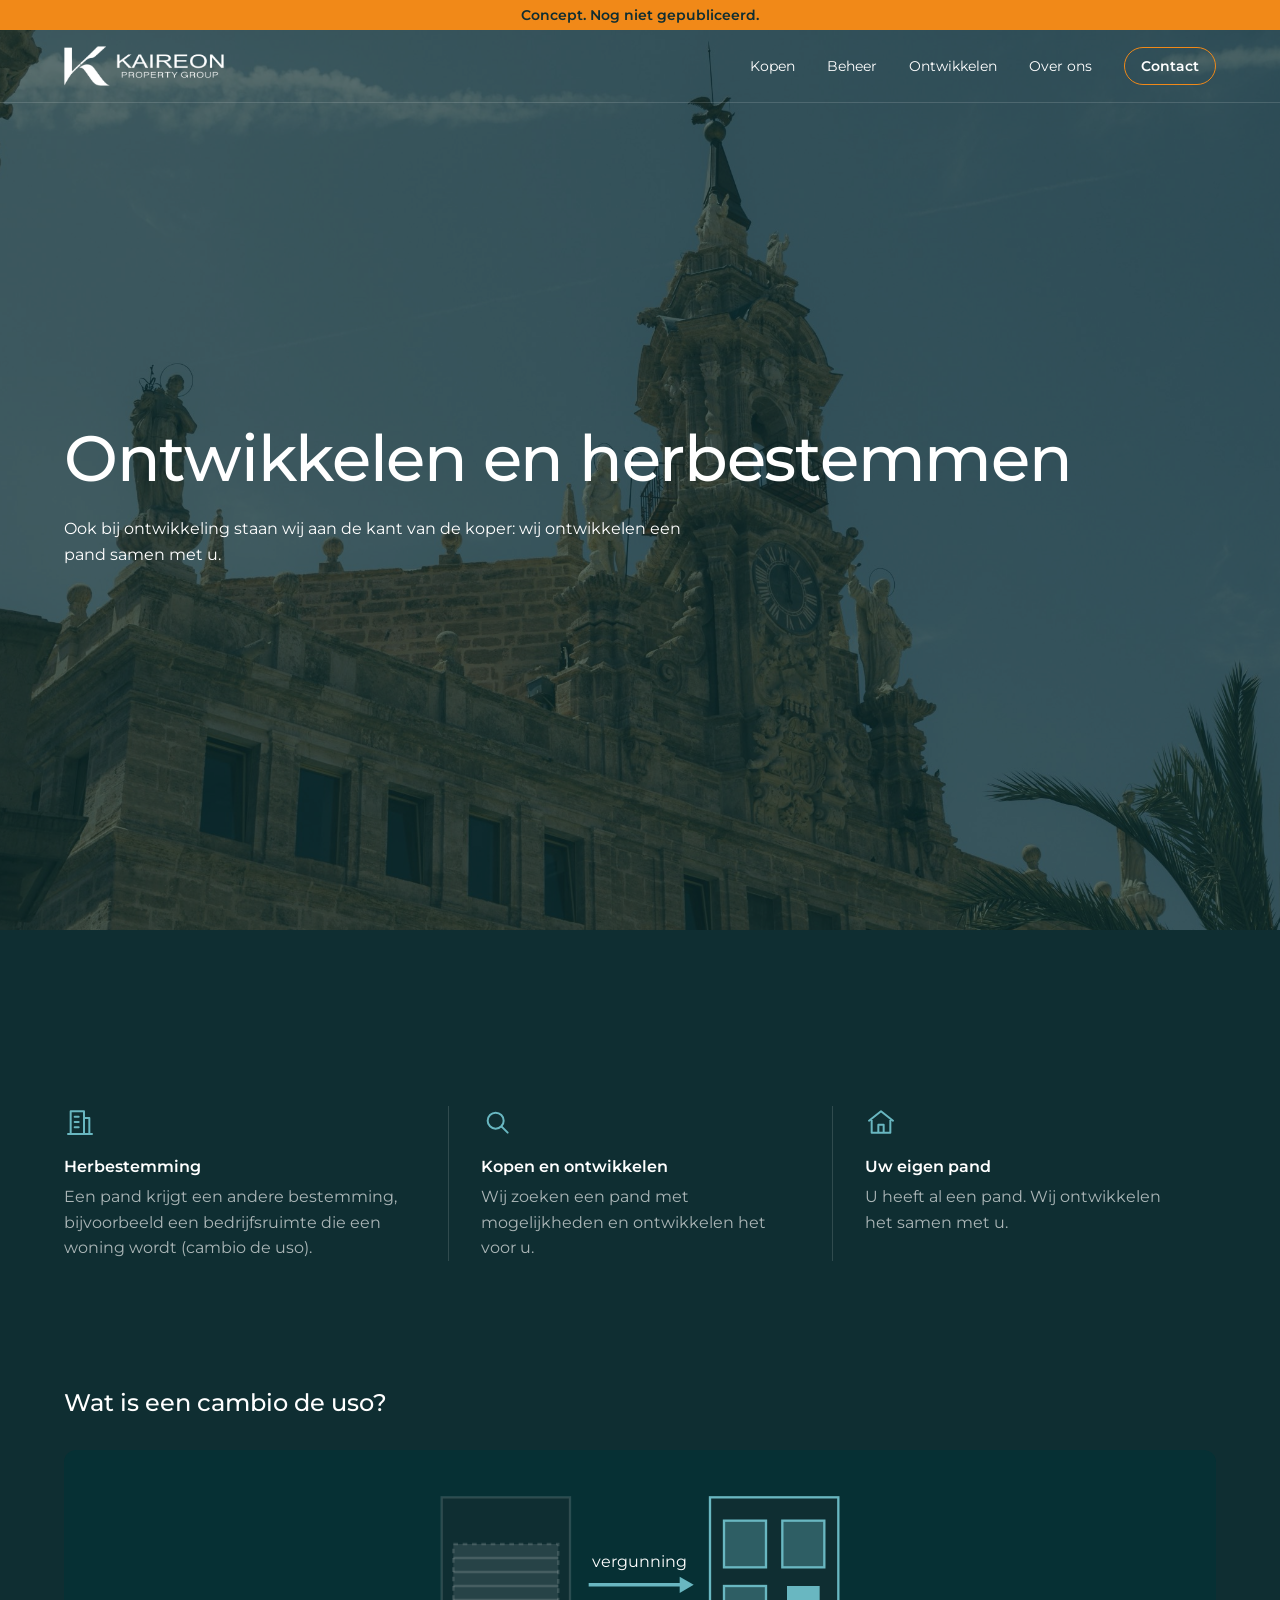
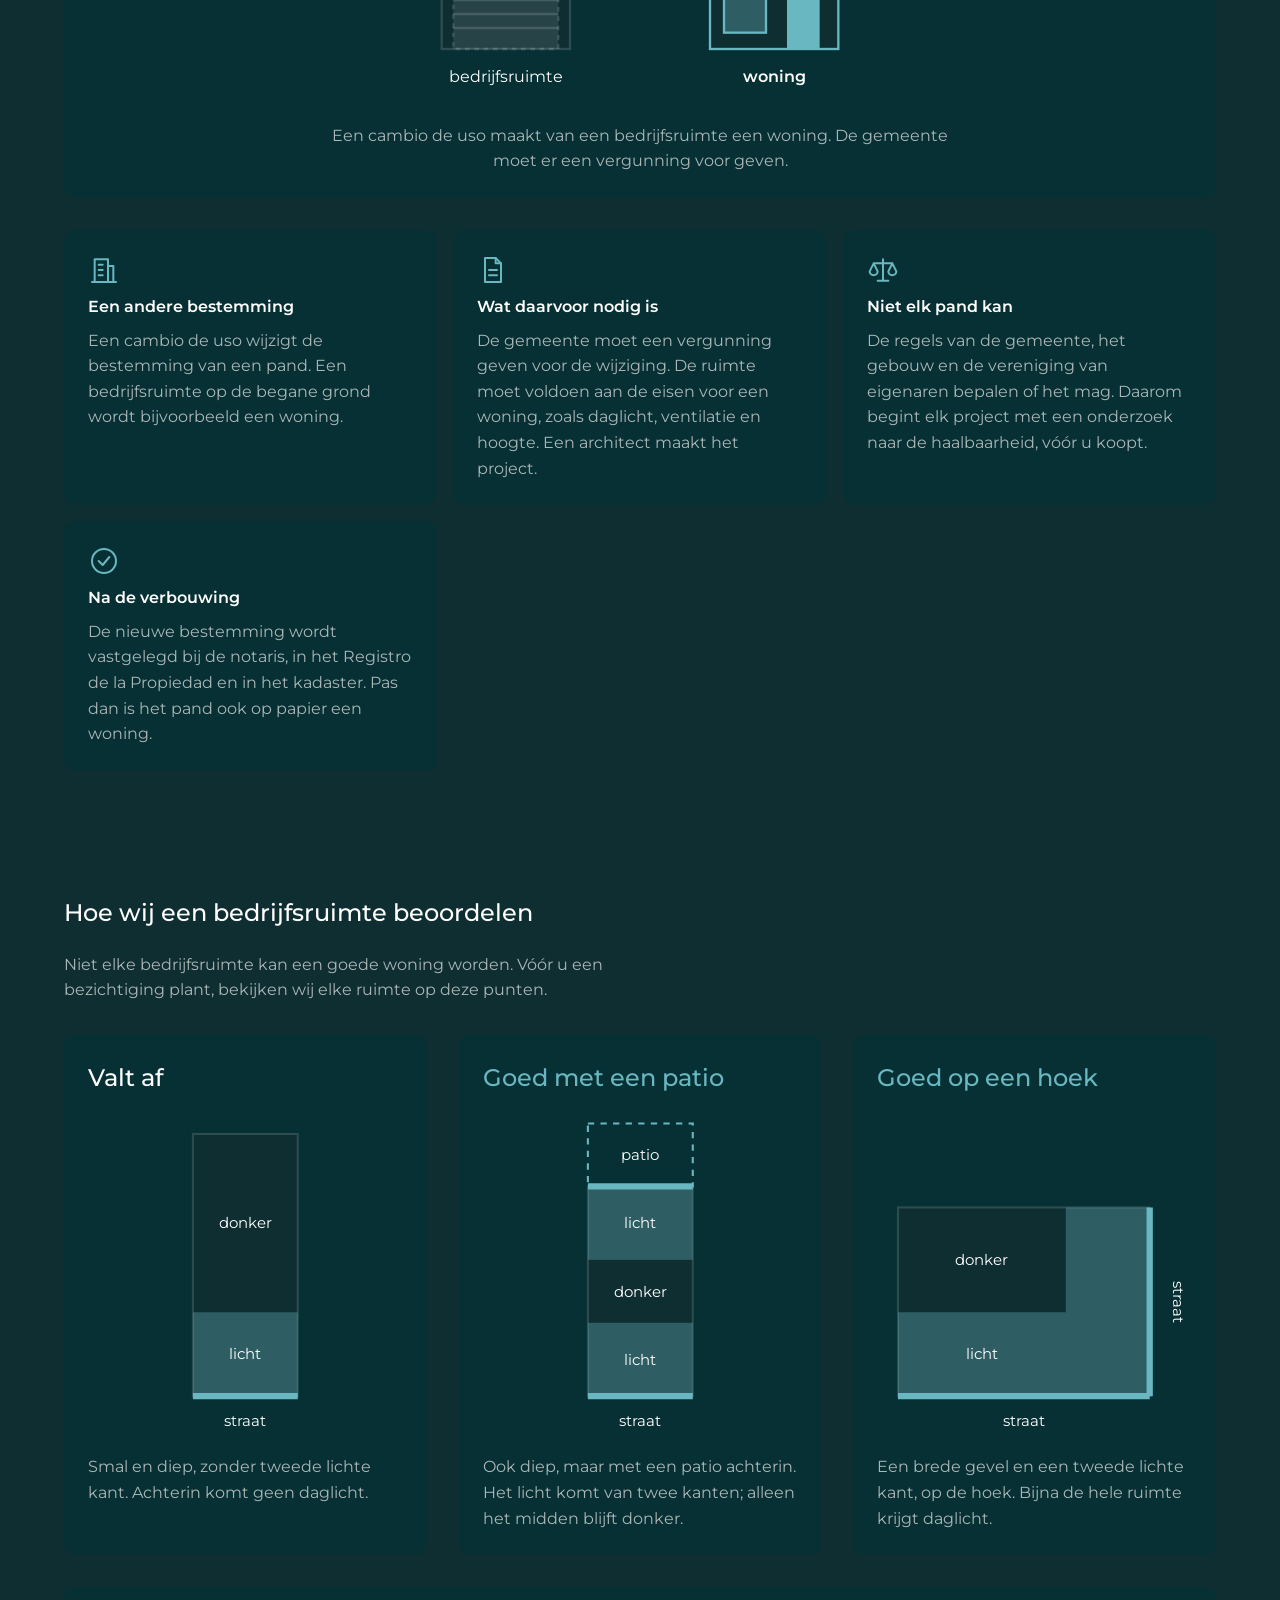
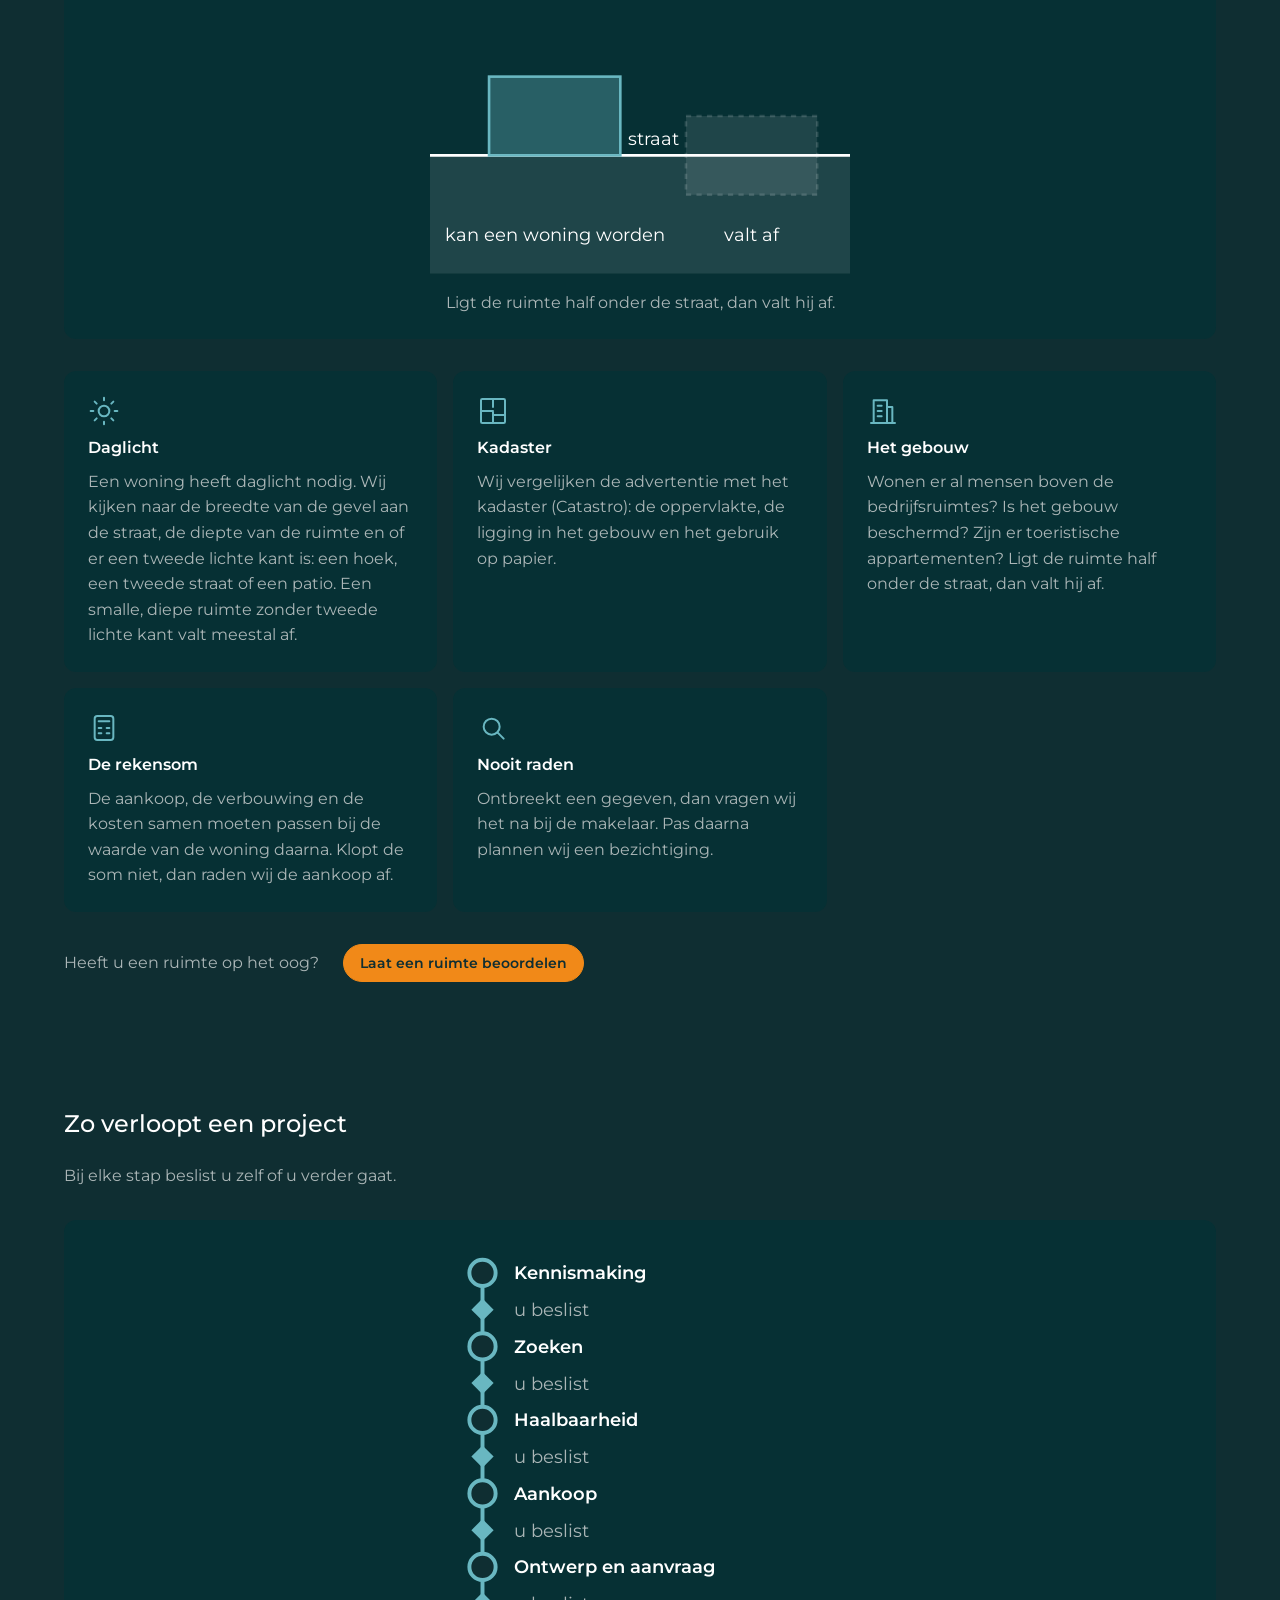
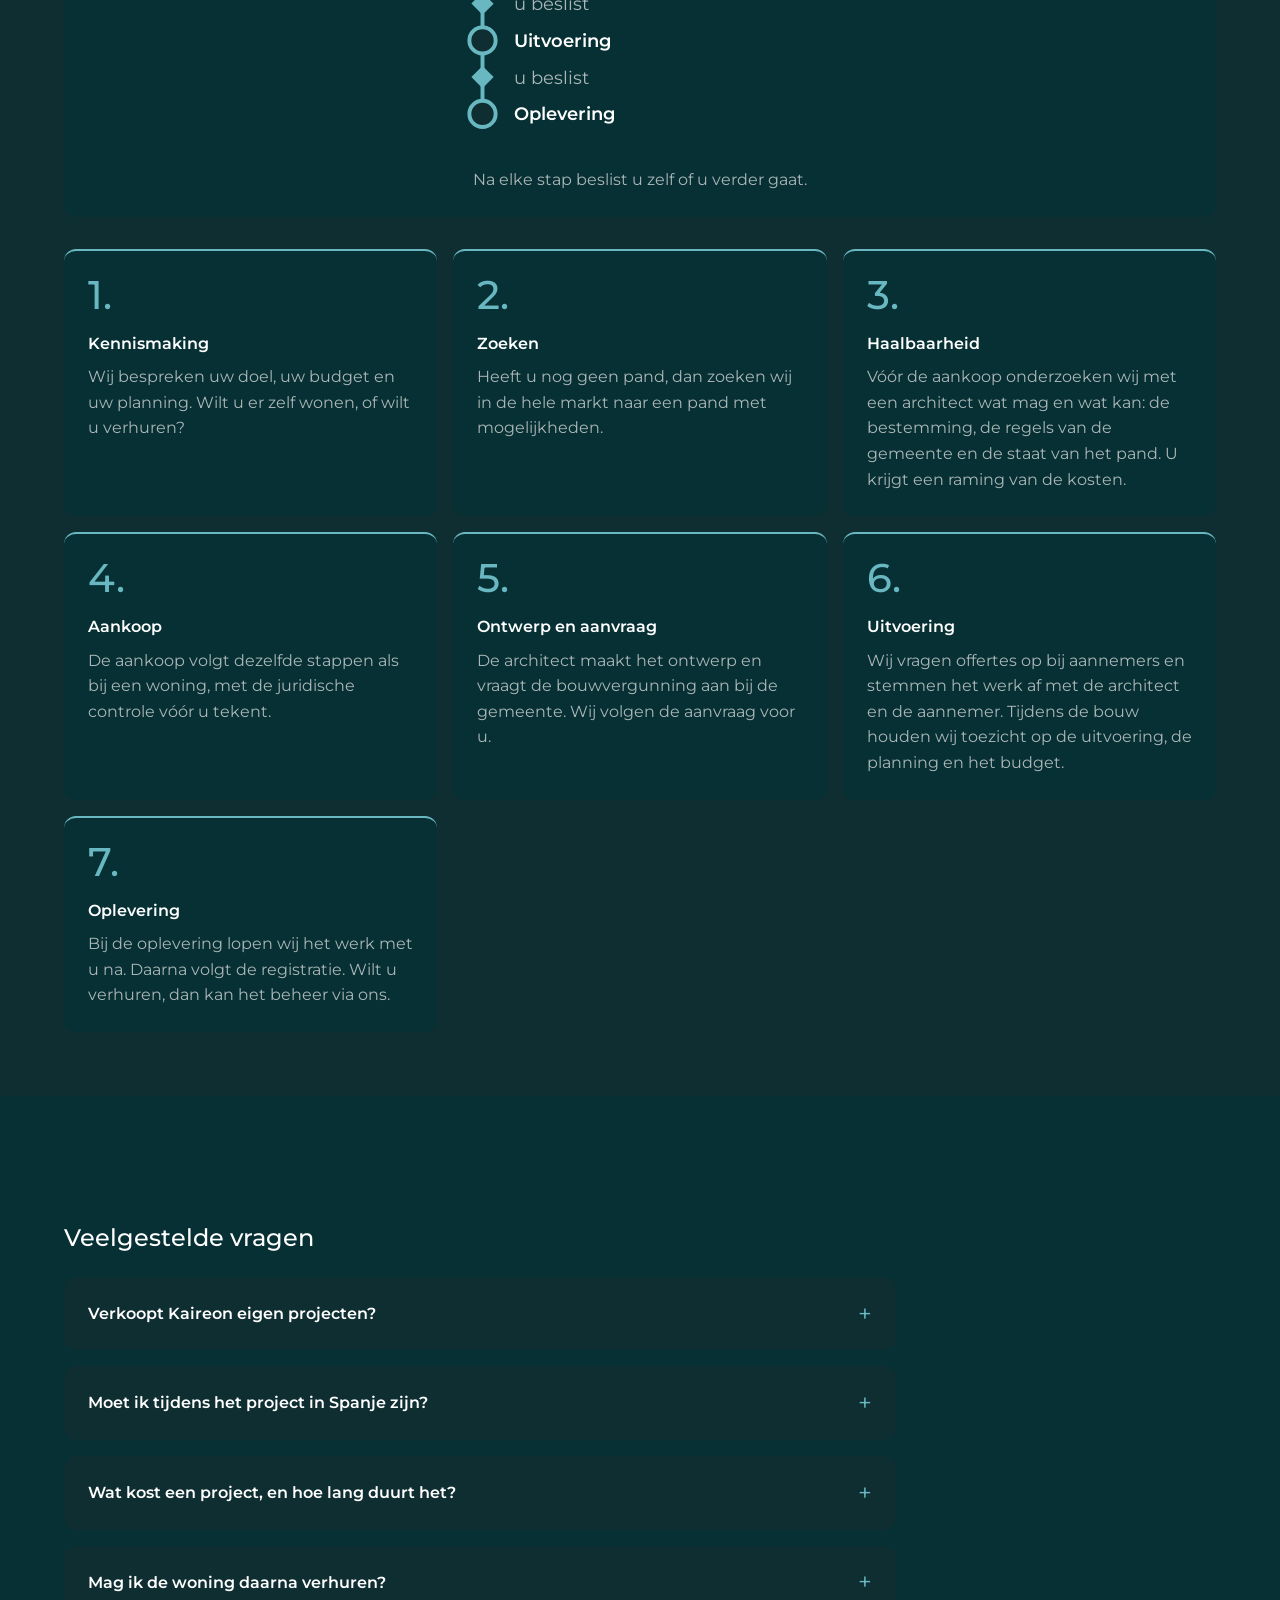
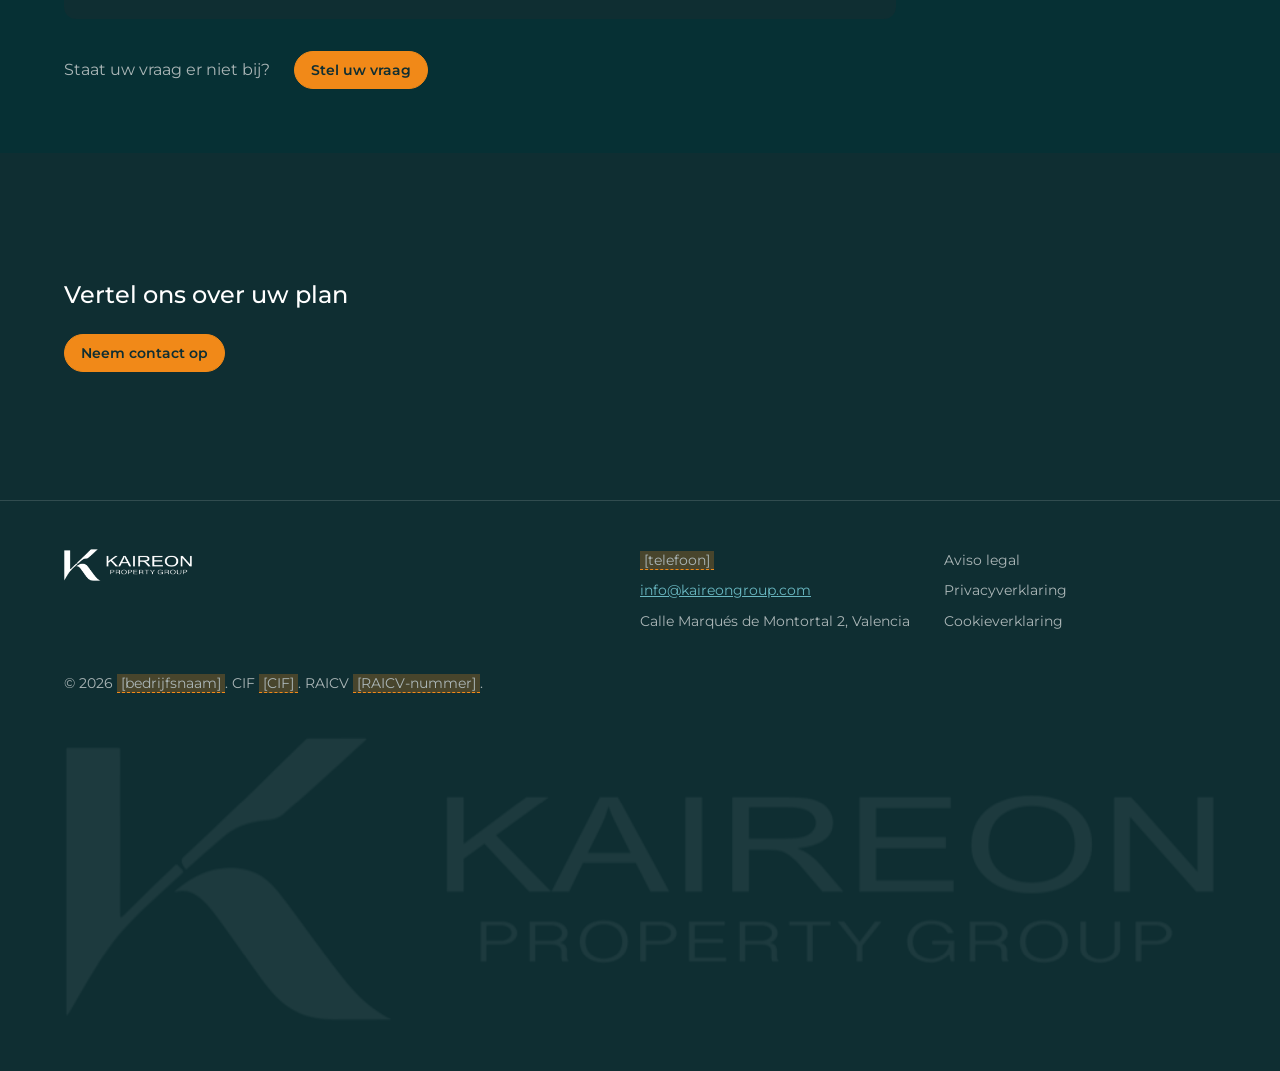
<file: nl/ontwikkelen/index.html>
<!doctype html>
<html lang="nl">
<head>
<meta charset="utf-8">
<meta name="viewport" content="width=device-width, initial-scale=1">
<title>Ontwikkelen en herbestemmen · Kaireon Property Group</title>
<meta name="description" content="Kaireon ontwikkelt en herbestemt panden in Valencia en aan de Costa Blanca, voor de koper.">
<meta name="robots" content="noindex, nofollow">

<link rel="preload" href="/assets/fonts/montserrat-latin-wght-normal.woff2" as="font" type="font/woff2" crossorigin>
<link rel="stylesheet" href="/assets/styles.css?v=e4c0d8f1">
<link rel="preload" as="image" href="/assets/img/small/pexels-delot-38306059.jpg" imagesrcset="/assets/img/small/pexels-delot-38306059.jpg 800w, /assets/img/pexels-delot-38306059.jpg 2400w" imagesizes="100vw" fetchpriority="high">
<link rel="icon" href="/assets/img/favicon.png" type="image/png">
<script>
  // Calm movement: each text block fades in once as it comes into view. Only when the visitor allows motion and the
  // browser can do it; otherwise the page never gets the class "motion", and all text shows at once.
  if (matchMedia('(prefers-reduced-motion: no-preference)').matches && 'IntersectionObserver' in window) {
    document.documentElement.classList.add('motion');
    addEventListener('DOMContentLoaded', function () {
      var seen = new IntersectionObserver(function (entries) {
        entries.forEach(function (e) { if (e.isIntersecting) { e.target.classList.add('in'); seen.unobserve(e.target); } });
      }, { rootMargin: '0px 0px -40px 0px' });
      document.querySelectorAll('main .wrap > *').forEach(function (el) { seen.observe(el); });
    });
  }
</script>
</head>
<body>
<p class="draft">Concept. Nog niet gepubliceerd.</p>
<header class="site-head over"><div class="wrap">
  <a class="logo" href="/nl/"><img src="/assets/img/logo-wit.png" alt="Kaireon Property Group" width="900" height="226"></a>
  <nav><a href="/nl/kopen/">Kopen</a><a href="/nl/beheer/">Beheer</a><a href="/nl/ontwikkelen/" aria-current="page">Ontwikkelen</a><a href="/nl/over-ons/">Over ons</a><a class="btn" href="/nl/contact/">Contact</a></nav>
</div></header>
<main>

<section class="cover">
  <div class="media"><img class="photo" src="/assets/img/pexels-delot-38306059.jpg" srcset="/assets/img/small/pexels-delot-38306059.jpg 800w, /assets/img/pexels-delot-38306059.jpg 2400w" sizes="100vw" alt="Een oude klokkentoren in Valencia" width="2400" height="1600" fetchpriority="high"></div>
  <div class="wrap">
  <h1>Ontwikkelen en herbestemmen</h1>
  <p class="lede">Ook bij ontwikkeling staan wij aan de kant van de koper: wij ontwikkelen een pand samen met u.</p>
  
</div></section>
<section class="section"><div class="wrap"><h2 class="sr">In het kort</h2>
<div class="cols">
  <div><svg class="icon" viewBox="0 0 24 24" aria-hidden="true" focusable="false"><path d="M5 21V4h10v17M15 9h4v12M3 21h18M8 8h3M8 12h3M8 16h3"/></svg><h3>Herbestemming</h3><p>Een pand krijgt een andere bestemming, bijvoorbeeld een bedrijfsruimte die een woning wordt (cambio de uso).</p></div>
  <div><svg class="icon" viewBox="0 0 24 24" aria-hidden="true" focusable="false"><circle cx="11" cy="11" r="6"/><path d="M20 20l-4.5-4.5"/></svg><h3>Kopen en ontwikkelen</h3><p>Wij zoeken een pand met mogelijkheden en ontwikkelen het voor u.</p></div>
  <div><svg class="icon" viewBox="0 0 24 24" aria-hidden="true" focusable="false"><path d="M3 11l9-7 9 7M5 9.5V20h14V9.5M10 20v-6h4v6"/></svg><h3>Uw eigen pand</h3><p>U heeft al een pand. Wij ontwikkelen het samen met u.</p></div>
</div></div></section>

<section class="section"><div class="wrap">
  <h2>Wat is een cambio de uso?</h2>
  
  <figure class="drawing change"><svg viewBox="0 0 360 200" role="img" aria-label="Links een bedrijfsruimte met een rolluik. Een pijl met het woord vergunning. Rechts dezelfde gevel als woning, met ramen en een deur.">
      <rect class="box" x="10" y="20" width="110" height="130"/><rect class="off" x="20" y="60" width="90" height="90"/>
      <line class="link" x1="20" y1="72" x2="110" y2="72"/><line class="link" x1="20" y1="84" x2="110" y2="84"/><line class="link" x1="20" y1="96" x2="110" y2="96"/><line class="link" x1="20" y1="108" x2="110" y2="108"/><line class="link" x1="20" y1="120" x2="110" y2="120"/><line class="link" x1="20" y1="132" x2="110" y2="132"/>
      <line class="arrow" x1="136" y1="95" x2="216" y2="95"/><polygon class="head" points="226,95 214,88 214,102"/>
      <text x="180" y="80" text-anchor="middle">vergunning</text>
      <rect class="box ours" x="240" y="20" width="110" height="130"/><rect class="unit" x="252" y="40" width="36" height="40"/><rect class="unit" x="302" y="40" width="36" height="40"/>
      <rect class="unit" x="252" y="96" width="36" height="40"/><rect class="door" x="306" y="96" width="28" height="54"/>
      
      <text x="65" y="178" text-anchor="middle">bedrijfsruimte</text>
      <text x="295" y="178" text-anchor="middle" class="strong">woning</text>
    </svg><figcaption>Een cambio de uso maakt van een bedrijfsruimte een woning. De gemeente moet er een vergunning voor geven.</figcaption></figure>
<div class="rows">
  <div><svg class="icon" viewBox="0 0 24 24" aria-hidden="true" focusable="false"><path d="M5 21V4h10v17M15 9h4v12M3 21h18M8 8h3M8 12h3M8 16h3"/></svg><h3>Een andere bestemming</h3><p>Een cambio de uso wijzigt de bestemming van een pand. Een bedrijfsruimte op de begane grond wordt bijvoorbeeld een woning.</p></div>
  <div><svg class="icon" viewBox="0 0 24 24" aria-hidden="true" focusable="false"><path d="M6 3h8l4 4v14H6z"/><path d="M14 3v4h4M9 12h6M9 16h6"/></svg><h3>Wat daarvoor nodig is</h3><p>De gemeente moet een vergunning geven voor de wijziging. De ruimte moet voldoen aan de eisen voor een woning, zoals daglicht, ventilatie en hoogte. Een architect maakt het project.</p></div>
  <div><svg class="icon" viewBox="0 0 24 24" aria-hidden="true" focusable="false"><path d="M12 4v16M8 20h8M5 7h14M5 7l-3 6a3 3 0 0 0 6 0zM19 7l-3 6a3 3 0 0 0 6 0z"/></svg><h3>Niet elk pand kan</h3><p>De regels van de gemeente, het gebouw en de vereniging van eigenaren bepalen of het mag. Daarom begint elk project met een onderzoek naar de haalbaarheid, vóór u koopt.</p></div>
  <div><svg class="icon" viewBox="0 0 24 24" aria-hidden="true" focusable="false"><circle cx="12" cy="12" r="9"/><path d="M8 12l3 3 5-6"/></svg><h3>Na de verbouwing</h3><p>De nieuwe bestemming wordt vastgelegd bij de notaris, in het Registro de la Propiedad en in het kadaster. Pas dan is het pand ook op papier een woning.</p></div>
</div>
</div></section>
<section class="section"><div class="wrap">
  <h2>Hoe wij een bedrijfsruimte beoordelen</h2>
  <p class="lede">Niet elke bedrijfsruimte kan een goede woning worden. Vóór u een bezichtiging plant, bekijken wij elke ruimte op deze punten.</p>
  <figure class="diagram"><div><p class="verdict">Valt af</p><svg viewBox="0 0 300 310" role="img" aria-label="Een smalle, diepe ruimte met alleen aan de straatkant ramen. Alleen het voorste deel krijgt daglicht; de rest blijft donker.">
      <rect class="unit" x="100" y="20" width="100" height="250"/>
      <rect class="light" x="100" y="190" width="100" height="80"/>
      <line class="facade" x1="100" y1="270" x2="200" y2="270"/>
      <text x="150" y="235" text-anchor="middle">licht</text>
      <text x="150" y="110" text-anchor="middle">donker</text>
      <text x="150" y="298" text-anchor="middle">straat</text>
    </svg><p>Smal en diep, zonder tweede lichte kant. Achterin komt geen daglicht.</p></div><div><p class="verdict good">Goed met een patio</p><svg viewBox="0 0 300 310" role="img" aria-label="Dezelfde diepe ruimte, maar met een patio achterin en ramen aan de straat en aan de patio. Voor en achter krijgt de ruimte daglicht; alleen het midden blijft donker.">
      <rect class="patio" x="100" y="10" width="100" height="60"/>
      <rect class="unit" x="100" y="70" width="100" height="200"/>
      <rect class="light" x="100" y="70" width="100" height="70"/>
      <rect class="light" x="100" y="200" width="100" height="70"/>
      <line class="facade" x1="100" y1="70" x2="200" y2="70"/>
      <line class="facade" x1="100" y1="270" x2="200" y2="270"/>
      <text x="150" y="45" text-anchor="middle">patio</text>
      <text x="150" y="110" text-anchor="middle">licht</text>
      <text x="150" y="175" text-anchor="middle">donker</text>
      <text x="150" y="240" text-anchor="middle">licht</text>
      <text x="150" y="298" text-anchor="middle">straat</text>
    </svg><p>Ook diep, maar met een patio achterin. Het licht komt van twee kanten; alleen het midden blijft donker.</p></div><div><p class="verdict good">Goed op een hoek</p><svg viewBox="0 0 300 310" role="img" aria-label="Een brede ruimte op een hoek, met ramen aan twee straten. Bijna de hele ruimte krijgt daglicht; alleen een kleine hoek achterin blijft donker.">
      <rect class="unit" x="20" y="90" width="240" height="180"/>
      <polygon class="light" points="20,190 180,190 180,90 260,90 260,270 20,270"/>
      <line class="facade" x1="20" y1="270" x2="260" y2="270"/>
      <line class="facade" x1="260" y1="90" x2="260" y2="270"/>
      <text x="100" y="235" text-anchor="middle">licht</text>
      <text x="100" y="145" text-anchor="middle">donker</text>
      <text x="140" y="298" text-anchor="middle">straat</text>
      <text x="282" y="180" text-anchor="middle" transform="rotate(90 282 180)">straat</text>
    </svg><p>Een brede gevel en een tweede lichte kant, op de hoek. Bijna de hele ruimte krijgt daglicht.</p></div></figure>
  <figure class="drawing level"><svg viewBox="0 0 320 200" role="img" aria-label="Doorsnede van twee bedrijfsruimtes. Links ligt de vloer op straatniveau: die kan een woning worden. Rechts ligt de ruimte half onder de straat: die valt af.">
      <rect class="ground" x="0" y="110" width="320" height="90"/><line class="street" x1="0" y1="110" x2="320" y2="110"/>
      <rect class="unit" x="45" y="50" width="100" height="60"/><rect class="off" x="195" y="80" width="100" height="60"/>
      
      <text x="170" y="102" text-anchor="middle">straat</text>
      <text x="95" y="175" text-anchor="middle">kan een woning worden</text>
      <text x="245" y="175" text-anchor="middle">valt af</text>
    </svg><figcaption>Ligt de ruimte half onder de straat, dan valt hij af.</figcaption></figure>
<div class="rows">
  <div><svg class="icon" viewBox="0 0 24 24" aria-hidden="true" focusable="false"><circle cx="12" cy="12" r="4"/><path d="M12 2v2M12 20v2M2 12h2M20 12h2M5 5l1.5 1.5M17.5 17.5L19 19M5 19l1.5-1.5M17.5 6.5L19 5"/></svg><h3>Daglicht</h3><p>Een woning heeft daglicht nodig. Wij kijken naar de breedte van de gevel aan de straat, de diepte van de ruimte en of er een tweede lichte kant is: een hoek, een tweede straat of een patio. Een smalle, diepe ruimte zonder tweede lichte kant valt meestal af.</p></div>
  <div><svg class="icon" viewBox="0 0 24 24" aria-hidden="true" focusable="false"><rect x="3" y="3" width="18" height="18" rx="1"/><path d="M3 12h9M12 3v6M12 13v8M12 15h9"/></svg><h3>Kadaster</h3><p>Wij vergelijken de advertentie met het kadaster (Catastro): de oppervlakte, de ligging in het gebouw en het gebruik op papier.</p></div>
  <div><svg class="icon" viewBox="0 0 24 24" aria-hidden="true" focusable="false"><path d="M5 21V4h10v17M15 9h4v12M3 21h18M8 8h3M8 12h3M8 16h3"/></svg><h3>Het gebouw</h3><p>Wonen er al mensen boven de bedrijfsruimtes? Is het gebouw beschermd? Zijn er toeristische appartementen? Ligt de ruimte half onder de straat, dan valt hij af.</p></div>
  <div><svg class="icon" viewBox="0 0 24 24" aria-hidden="true" focusable="false"><rect x="5" y="3" width="14" height="18" rx="2"/><path d="M8 7h8M8 12h2M14 12h2M8 16h2M14 16h2"/></svg><h3>De rekensom</h3><p>De aankoop, de verbouwing en de kosten samen moeten passen bij de waarde van de woning daarna. Klopt de som niet, dan raden wij de aankoop af.</p></div>
  <div><svg class="icon" viewBox="0 0 24 24" aria-hidden="true" focusable="false"><circle cx="11" cy="11" r="6"/><path d="M20 20l-4.5-4.5"/></svg><h3>Nooit raden</h3><p>Ontbreekt een gegeven, dan vragen wij het na bij de makelaar. Pas daarna plannen wij een bezichtiging.</p></div>
</div>
  <div class="ask"><p>Heeft u een ruimte op het oog?</p><a class="btn" href="/nl/contact/?onderwerp=ontwikkelen">Laat een ruimte beoordelen</a></div>
</div></section>
<section class="section"><div class="wrap">
  <h2>Zo verloopt een project</h2>
  <p class="lede">Bij elke stap beslist u zelf of u verder gaat.</p>
  <figure class="drawing route"><svg viewBox="0 0 320 386" role="img" aria-label="Een route van zeven stappen: kennismaking, zoeken, haalbaarheid, aankoop, ontwerp en aanvraag, uitvoering en oplevering. Tussen elke twee stappen staat: u beslist.">
      <line class="arrow" x1="40" y1="22" x2="40" y2="358"/>
      <circle class="stop" cx="40" cy="22" r="10"/><text x="64" y="27" class="strong">Kennismaking</text><rect class="decide" x="34" y="44" width="12" height="12" transform="rotate(45 40 50)"/><text x="64" y="55" class="soft">u beslist</text>
      <circle class="stop" cx="40" cy="78" r="10"/><text x="64" y="83" class="strong">Zoeken</text><rect class="decide" x="34" y="100" width="12" height="12" transform="rotate(45 40 106)"/><text x="64" y="111" class="soft">u beslist</text>
      <circle class="stop" cx="40" cy="134" r="10"/><text x="64" y="139" class="strong">Haalbaarheid</text><rect class="decide" x="34" y="156" width="12" height="12" transform="rotate(45 40 162)"/><text x="64" y="167" class="soft">u beslist</text>
      <circle class="stop" cx="40" cy="190" r="10"/><text x="64" y="195" class="strong">Aankoop</text><rect class="decide" x="34" y="212" width="12" height="12" transform="rotate(45 40 218)"/><text x="64" y="223" class="soft">u beslist</text>
      <circle class="stop" cx="40" cy="246" r="10"/><text x="64" y="251" class="strong">Ontwerp en aanvraag</text><rect class="decide" x="34" y="268" width="12" height="12" transform="rotate(45 40 274)"/><text x="64" y="279" class="soft">u beslist</text>
      <circle class="stop" cx="40" cy="302" r="10"/><text x="64" y="307" class="strong">Uitvoering</text><rect class="decide" x="34" y="324" width="12" height="12" transform="rotate(45 40 330)"/><text x="64" y="335" class="soft">u beslist</text>
      <circle class="stop" cx="40" cy="358" r="10"/><text x="64" y="363" class="strong">Oplevering</text>
    </svg><figcaption>Na elke stap beslist u zelf of u verder gaat.</figcaption></figure>
<div class="rows steps">
  <div><h3><span class="n">1.</span> Kennismaking</h3><p>Wij bespreken uw doel, uw budget en uw planning. Wilt u er zelf wonen, of wilt u verhuren?</p></div>
  <div><h3><span class="n">2.</span> Zoeken</h3><p>Heeft u nog geen pand, dan zoeken wij in de hele markt naar een pand met mogelijkheden.</p></div>
  <div><h3><span class="n">3.</span> Haalbaarheid</h3><p>Vóór de aankoop onderzoeken wij met een architect wat mag en wat kan: de bestemming, de regels van de gemeente en de staat van het pand. U krijgt een raming van de kosten.</p></div>
  <div><h3><span class="n">4.</span> Aankoop</h3><p>De aankoop volgt dezelfde stappen als bij een woning, met de juridische controle vóór u tekent.</p></div>
  <div><h3><span class="n">5.</span> Ontwerp en aanvraag</h3><p>De architect maakt het ontwerp en vraagt de bouwvergunning aan bij de gemeente. Wij volgen de aanvraag voor u.</p></div>
  <div><h3><span class="n">6.</span> Uitvoering</h3><p>Wij vragen offertes op bij aannemers en stemmen het werk af met de architect en de aannemer. Tijdens de bouw houden wij toezicht op de uitvoering, de planning en het budget.</p></div>
  <div><h3><span class="n">7.</span> Oplevering</h3><p>Bij de oplevering lopen wij het werk met u na. Daarna volgt de registratie. Wilt u verhuren, dan kan het beheer via ons.</p></div>
</div>
</div></section>
<section class="section alt"><div class="wrap">
  <h2>Veelgestelde vragen</h2>
  
<div class="rows faq">
  <details><summary>Verkoopt Kaireon eigen projecten?</summary><p>Nee. Wij ontwikkelen in opdracht van de koper. Het pand is van u.</p></details>
  <details><summary>Moet ik tijdens het project in Spanje zijn?</summary><p>Nee. Wij zijn ter plaatse en houden u op de hoogte. Voor de notaris kan een volmacht nodig zijn.</p></details>
  <details><summary>Wat kost een project, en hoe lang duurt het?</summary><p>Dat verschilt per pand. Het onderzoek naar de haalbaarheid geeft een raming van de kosten en de planning, vóór u beslist.</p></details>
  <details><summary>Mag ik de woning daarna verhuren?</summary><p>Dat hangt af van de regels van de gemeente. Wij nemen die vraag mee in het onderzoek naar de haalbaarheid.</p></details>
</div>
  <div class="ask"><p>Staat uw vraag er niet bij?</p><a class="btn" href="/nl/contact/?onderwerp=ontwikkelen">Stel uw vraag</a></div>
</div></section>

<section class="section"><div class="wrap">
  <h2>Vertel ons over uw plan</h2>
  <a class="btn" href="/nl/contact/?onderwerp=ontwikkelen">Neem contact op</a>
</div></section>
</main>
<footer class="site-foot"><div class="wrap">
  <img class="logo" src="/assets/img/logo-wit.png" alt="Kaireon Property Group" width="900" height="226" loading="lazy">
  <div><p><span class="ph">[telefoon]</span></p><p><a class="mail-link" href="mailto:info@kaireongroup.com">info@kaireongroup.com</a></p><p>Calle Marqués de Montortal 2, Valencia</p></div>
  <div class="links"><a href="/nl/aviso-legal/">Aviso legal</a><a href="/nl/privacy/">Privacyverklaring</a><a href="/nl/cookies/">Cookieverklaring</a></div>
  <p class="rights">© 2026 <span class="ph">[bedrijfsnaam]</span>. CIF <span class="ph">[CIF]</span>. RAICV <span class="ph">[RAICV-nummer]</span>.</p>
  <div class="wordmark" aria-hidden="true"></div>
  
</div></footer>
</body>
</html>
</file>
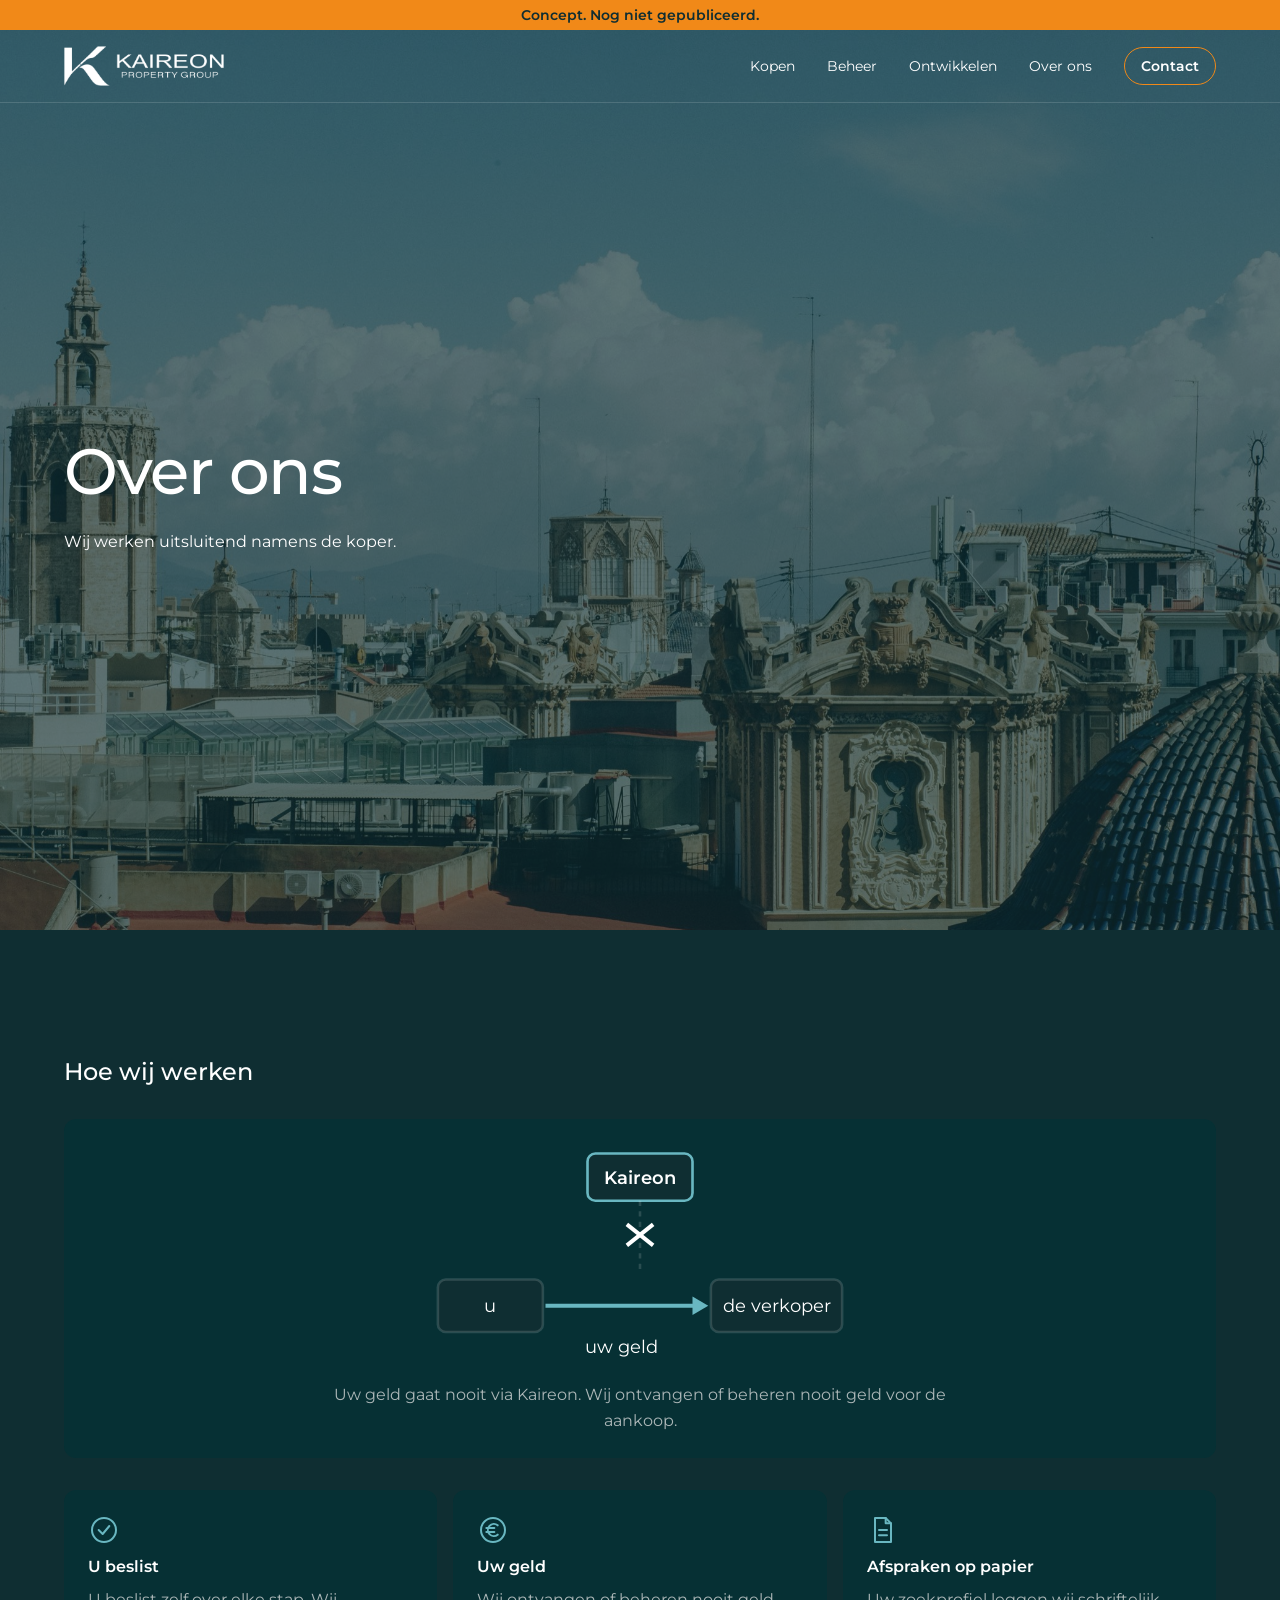
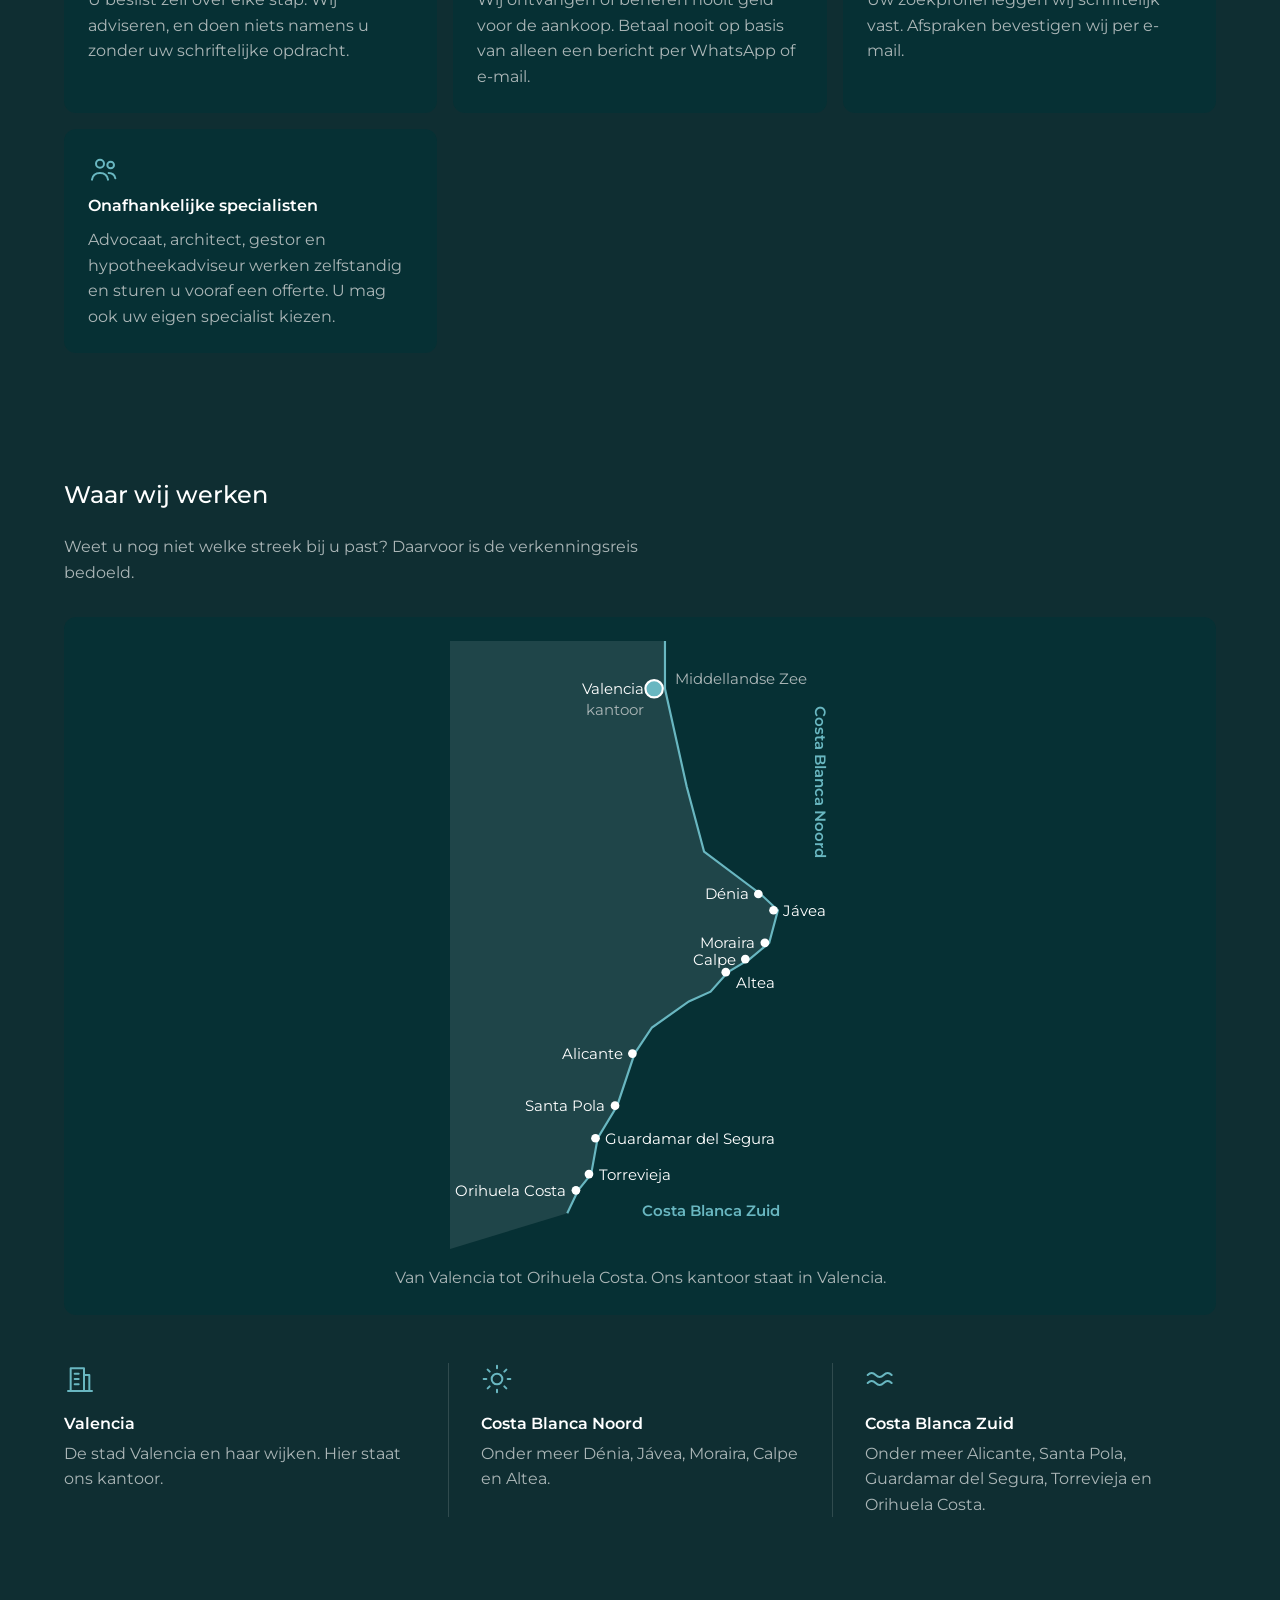
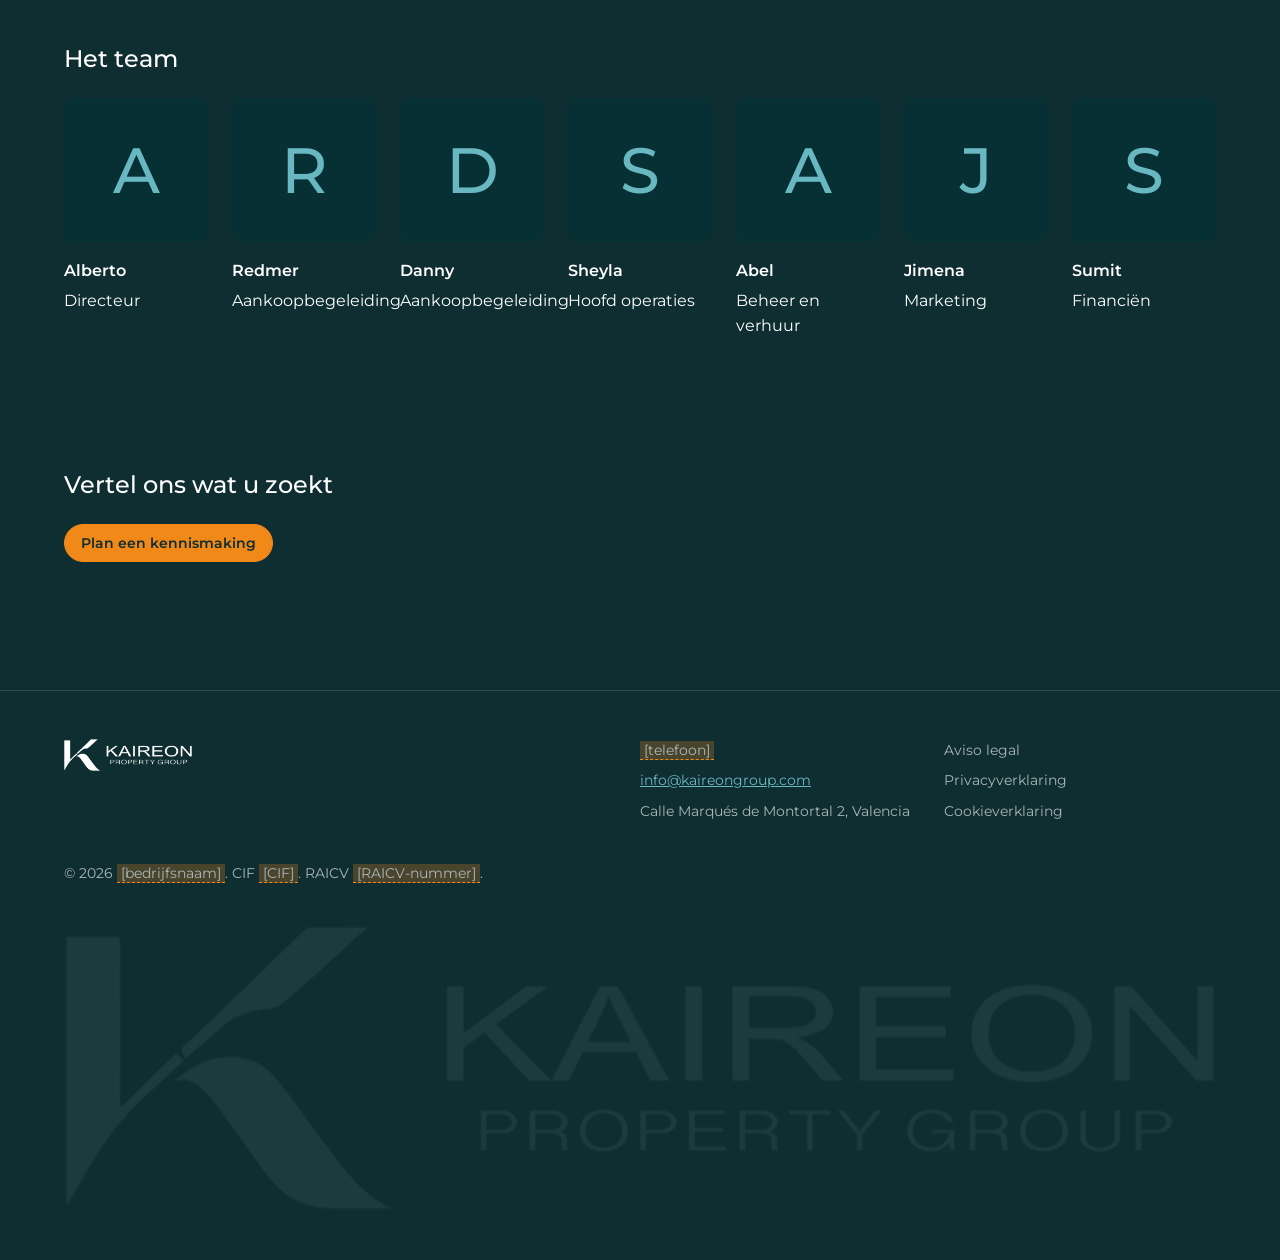
<file: nl/over-ons/index.html>
<!doctype html>
<html lang="nl">
<head>
<meta charset="utf-8">
<meta name="viewport" content="width=device-width, initial-scale=1">
<title>Over ons · Kaireon Property Group</title>
<meta name="description" content="Over Kaireon Property Group en de mensen met wie u werkt.">
<meta name="robots" content="noindex, nofollow">

<link rel="preload" href="/assets/fonts/montserrat-latin-wght-normal.woff2" as="font" type="font/woff2" crossorigin>
<link rel="stylesheet" href="/assets/styles.css?v=e4c0d8f1">
<link rel="preload" as="image" href="/assets/img/small/pexels-n-voitkevich-7826593.jpg" imagesrcset="/assets/img/small/pexels-n-voitkevich-7826593.jpg 800w, /assets/img/pexels-n-voitkevich-7826593.jpg 2400w" imagesizes="100vw" fetchpriority="high">
<link rel="icon" href="/assets/img/favicon.png" type="image/png">
<script>
  // Calm movement: each text block fades in once as it comes into view. Only when the visitor allows motion and the
  // browser can do it; otherwise the page never gets the class "motion", and all text shows at once.
  if (matchMedia('(prefers-reduced-motion: no-preference)').matches && 'IntersectionObserver' in window) {
    document.documentElement.classList.add('motion');
    addEventListener('DOMContentLoaded', function () {
      var seen = new IntersectionObserver(function (entries) {
        entries.forEach(function (e) { if (e.isIntersecting) { e.target.classList.add('in'); seen.unobserve(e.target); } });
      }, { rootMargin: '0px 0px -40px 0px' });
      document.querySelectorAll('main .wrap > *').forEach(function (el) { seen.observe(el); });
    });
  }
</script>
</head>
<body>
<p class="draft">Concept. Nog niet gepubliceerd.</p>
<header class="site-head over"><div class="wrap">
  <a class="logo" href="/nl/"><img src="/assets/img/logo-wit.png" alt="Kaireon Property Group" width="900" height="226"></a>
  <nav><a href="/nl/kopen/">Kopen</a><a href="/nl/beheer/">Beheer</a><a href="/nl/ontwikkelen/">Ontwikkelen</a><a href="/nl/over-ons/" aria-current="page">Over ons</a><a class="btn" href="/nl/contact/">Contact</a></nav>
</div></header>
<main>

<section class="cover">
  <div class="media"><img class="photo" src="/assets/img/pexels-n-voitkevich-7826593.jpg" srcset="/assets/img/small/pexels-n-voitkevich-7826593.jpg 800w, /assets/img/pexels-n-voitkevich-7826593.jpg 2400w" sizes="100vw" alt="De daken van de oude stad van Valencia" width="2400" height="1600" fetchpriority="high"></div>
  <div class="wrap">
  <h1>Over ons</h1>
  <p class="lede">Wij werken uitsluitend namens de koper.</p>
  
</div></section>

<section class="section"><div class="wrap">
  <h2>Hoe wij werken</h2>
  
  <figure class="drawing money-path"><svg viewBox="0 0 320 170" role="img" aria-label="Een pijl van u naar de verkoper, met de woorden uw geld. Kaireon staat erboven, zonder verbinding met de pijl.">
      <rect class="box ours" x="120" y="8" width="80" height="36" rx="6"/>
      <text x="160" y="31" text-anchor="middle" class="strong">Kaireon</text>
      <line class="to" x1="160" y1="44" x2="160" y2="96"/><line class="cross" x1="150" y1="62" x2="170" y2="78"/><line class="cross" x1="170" y1="62" x2="150" y2="78"/>
      <rect class="box" x="6" y="104" width="80" height="40" rx="6"/>
      <text x="46" y="129" text-anchor="middle">u</text>
      <rect class="box" x="214" y="104" width="100" height="40" rx="6"/>
      <text x="264" y="129" text-anchor="middle">de verkoper</text>
      <line class="arrow" x1="88" y1="124" x2="204" y2="124"/><polygon class="head" points="212,124 200,117 200,131"/>
      
      <text x="146" y="160" text-anchor="middle">uw geld</text>
    </svg><figcaption>Uw geld gaat nooit via Kaireon. Wij ontvangen of beheren nooit geld voor de aankoop.</figcaption></figure>
<div class="rows">
  <div><svg class="icon" viewBox="0 0 24 24" aria-hidden="true" focusable="false"><circle cx="12" cy="12" r="9"/><path d="M8 12l3 3 5-6"/></svg><h3>U beslist</h3><p>U beslist zelf over elke stap. Wij adviseren, en doen niets namens u zonder uw schriftelijke opdracht.</p></div>
  <div><svg class="icon" viewBox="0 0 24 24" aria-hidden="true" focusable="false"><circle cx="12" cy="12" r="9"/><path d="M15.5 8.5a4.5 4.5 0 1 0 0 7M7 10.5h6M7 13.5h6"/></svg><h3>Uw geld</h3><p>Wij ontvangen of beheren nooit geld voor de aankoop. Betaal nooit op basis van alleen een bericht per WhatsApp of e-mail.</p></div>
  <div><svg class="icon" viewBox="0 0 24 24" aria-hidden="true" focusable="false"><path d="M6 3h8l4 4v14H6z"/><path d="M14 3v4h4M9 12h6M9 16h6"/></svg><h3>Afspraken op papier</h3><p>Uw zoekprofiel leggen wij schriftelijk vast. Afspraken bevestigen wij per e-mail.</p></div>
  <div><svg class="icon" viewBox="0 0 24 24" aria-hidden="true" focusable="false"><circle cx="9" cy="8" r="3"/><circle cx="17" cy="9" r="2.5"/><path d="M3 20c.5-3.5 3-5 6-5s5.5 1.5 6 5M15.5 15c2.5 0 4.5 1.5 5 4"/></svg><h3>Onafhankelijke specialisten</h3><p>Advocaat, architect, gestor en hypotheekadviseur werken zelfstandig en sturen u vooraf een offerte. U mag ook uw eigen specialist kiezen.</p></div>
</div>
</div></section>
<section class="section"><div class="wrap">
  <h2>Waar wij werken</h2>
  <p class="lede">Weet u nog niet welke streek bij u past? Daarvoor is de verkenningsreis bedoeld.</p>
  <figure class="drawing map"><svg viewBox="0 0 350 560" role="img" aria-label="Een kaart van de kust. Bovenaan Valencia, met ons kantoor. Daaronder de Costa Blanca Noord met Dénia, Jávea, Moraira, Calpe en Altea, en de Costa Blanca Zuid met Alicante, Santa Pola, Guardamar del Segura, Torrevieja en Orihuela Costa.">
      <polygon class="land" points="198,-1 198,44 218,134 234,194 286,233 302,248 294,278 276,293 256,305 240,323 220,332 186,356 170,380 154,428 136,458 130,491 118,506 108,527 0,560 0,0"/>
      <polyline class="coast" points="198,-1 198,44 218,134 234,194 286,233 302,248 294,278 276,293 256,305 240,323 220,332 186,356 170,380 154,428 136,458 130,491 118,506 108,527"/>
      <circle class="town" cx="188" cy="44" r="4"/><text x="179" y="49" text-anchor="end">Valencia</text>
      <circle class="town" cx="284" cy="233" r="4"/><text x="275" y="238" text-anchor="end">Dénia</text>
      <circle class="town" cx="298" cy="248" r="4"/><text x="307" y="253" text-anchor="start">Jávea</text>
      <circle class="town" cx="290" cy="278" r="4"/><text x="281" y="283" text-anchor="end">Moraira</text>
      <circle class="town" cx="272" cy="293" r="4"/><text x="263" y="298" text-anchor="end">Calpe</text>
      <circle class="town" cx="254" cy="305" r="4"/><text x="263" y="320" text-anchor="start">Altea</text>
      <circle class="town" cx="168" cy="380" r="4"/><text x="159" y="385" text-anchor="end">Alicante</text>
      <circle class="town" cx="152" cy="428" r="4"/><text x="143" y="433" text-anchor="end">Santa Pola</text>
      <circle class="town" cx="134" cy="458" r="4"/><text x="143" y="463" text-anchor="start">Guardamar del Segura</text>
      <circle class="town" cx="128" cy="491" r="4"/><text x="137" y="496" text-anchor="start">Torrevieja</text>
      <circle class="town" cx="116" cy="506" r="4"/><text x="107" y="511" text-anchor="end">Orihuela Costa</text>
      <circle class="office" cx="188" cy="44" r="8"/><text x="179" y="68" text-anchor="end" class="soft">kantoor</text>
      <text x="336" y="130" text-anchor="middle" class="region" transform="rotate(90 336 130)">Costa Blanca Noord</text>
      <text x="240" y="530" text-anchor="middle" class="region">Costa Blanca Zuid</text>
      <text x="268" y="40" text-anchor="middle" class="soft">Middellandse Zee</text>
    </svg><figcaption>Van Valencia tot Orihuela Costa. Ons kantoor staat in Valencia.</figcaption></figure>
<div class="cols">
  <div><svg class="icon" viewBox="0 0 24 24" aria-hidden="true" focusable="false"><path d="M5 21V4h10v17M15 9h4v12M3 21h18M8 8h3M8 12h3M8 16h3"/></svg><h3>Valencia</h3><p>De stad Valencia en haar wijken. Hier staat ons kantoor.</p></div>
  <div><svg class="icon" viewBox="0 0 24 24" aria-hidden="true" focusable="false"><circle cx="12" cy="12" r="4"/><path d="M12 2v2M12 20v2M2 12h2M20 12h2M5 5l1.5 1.5M17.5 17.5L19 19M5 19l1.5-1.5M17.5 6.5L19 5"/></svg><h3>Costa Blanca Noord</h3><p>Onder meer Dénia, Jávea, Moraira, Calpe en Altea.</p></div>
  <div><svg class="icon" viewBox="0 0 24 24" aria-hidden="true" focusable="false"><path d="M2 9c2-2 4-2 6 0s4 2 6 0 4-2 6 0M2 15c2-2 4-2 6 0s4 2 6 0 4-2 6 0"/></svg><h3>Costa Blanca Zuid</h3><p>Onder meer Alicante, Santa Pola, Guardamar del Segura, Torrevieja en Orihuela Costa.</p></div>
</div>
</div></section>
<section class="section"><div class="wrap">
  <h2>Het team</h2>
  <ul class="team">
    <li class="member"><div class="portrait" aria-hidden="true">A</div><h3>Alberto</h3><p class="role">Directeur</p></li>
    <li class="member"><div class="portrait" aria-hidden="true">R</div><h3>Redmer</h3><p class="role">Aankoopbegeleiding</p></li>
    <li class="member"><div class="portrait" aria-hidden="true">D</div><h3>Danny</h3><p class="role">Aankoopbegeleiding</p></li>
    <li class="member"><div class="portrait" aria-hidden="true">S</div><h3>Sheyla</h3><p class="role">Hoofd operaties</p></li>
    <li class="member"><div class="portrait" aria-hidden="true">A</div><h3>Abel</h3><p class="role">Beheer en verhuur</p></li>
    <li class="member"><div class="portrait" aria-hidden="true">J</div><h3>Jimena</h3><p class="role">Marketing</p></li>
    <li class="member"><div class="portrait" aria-hidden="true">S</div><h3>Sumit</h3><p class="role">Financiën</p></li>
  </ul>
</div></section>

<section class="section"><div class="wrap">
  <h2>Vertel ons wat u zoekt</h2>
  <a class="btn" href="/nl/contact/">Plan een kennismaking</a>
</div></section>
</main>
<footer class="site-foot"><div class="wrap">
  <img class="logo" src="/assets/img/logo-wit.png" alt="Kaireon Property Group" width="900" height="226" loading="lazy">
  <div><p><span class="ph">[telefoon]</span></p><p><a class="mail-link" href="mailto:info@kaireongroup.com">info@kaireongroup.com</a></p><p>Calle Marqués de Montortal 2, Valencia</p></div>
  <div class="links"><a href="/nl/aviso-legal/">Aviso legal</a><a href="/nl/privacy/">Privacyverklaring</a><a href="/nl/cookies/">Cookieverklaring</a></div>
  <p class="rights">© 2026 <span class="ph">[bedrijfsnaam]</span>. CIF <span class="ph">[CIF]</span>. RAICV <span class="ph">[RAICV-nummer]</span>.</p>
  <div class="wordmark" aria-hidden="true"></div>
  
</div></footer>
</body>
</html>
</file>
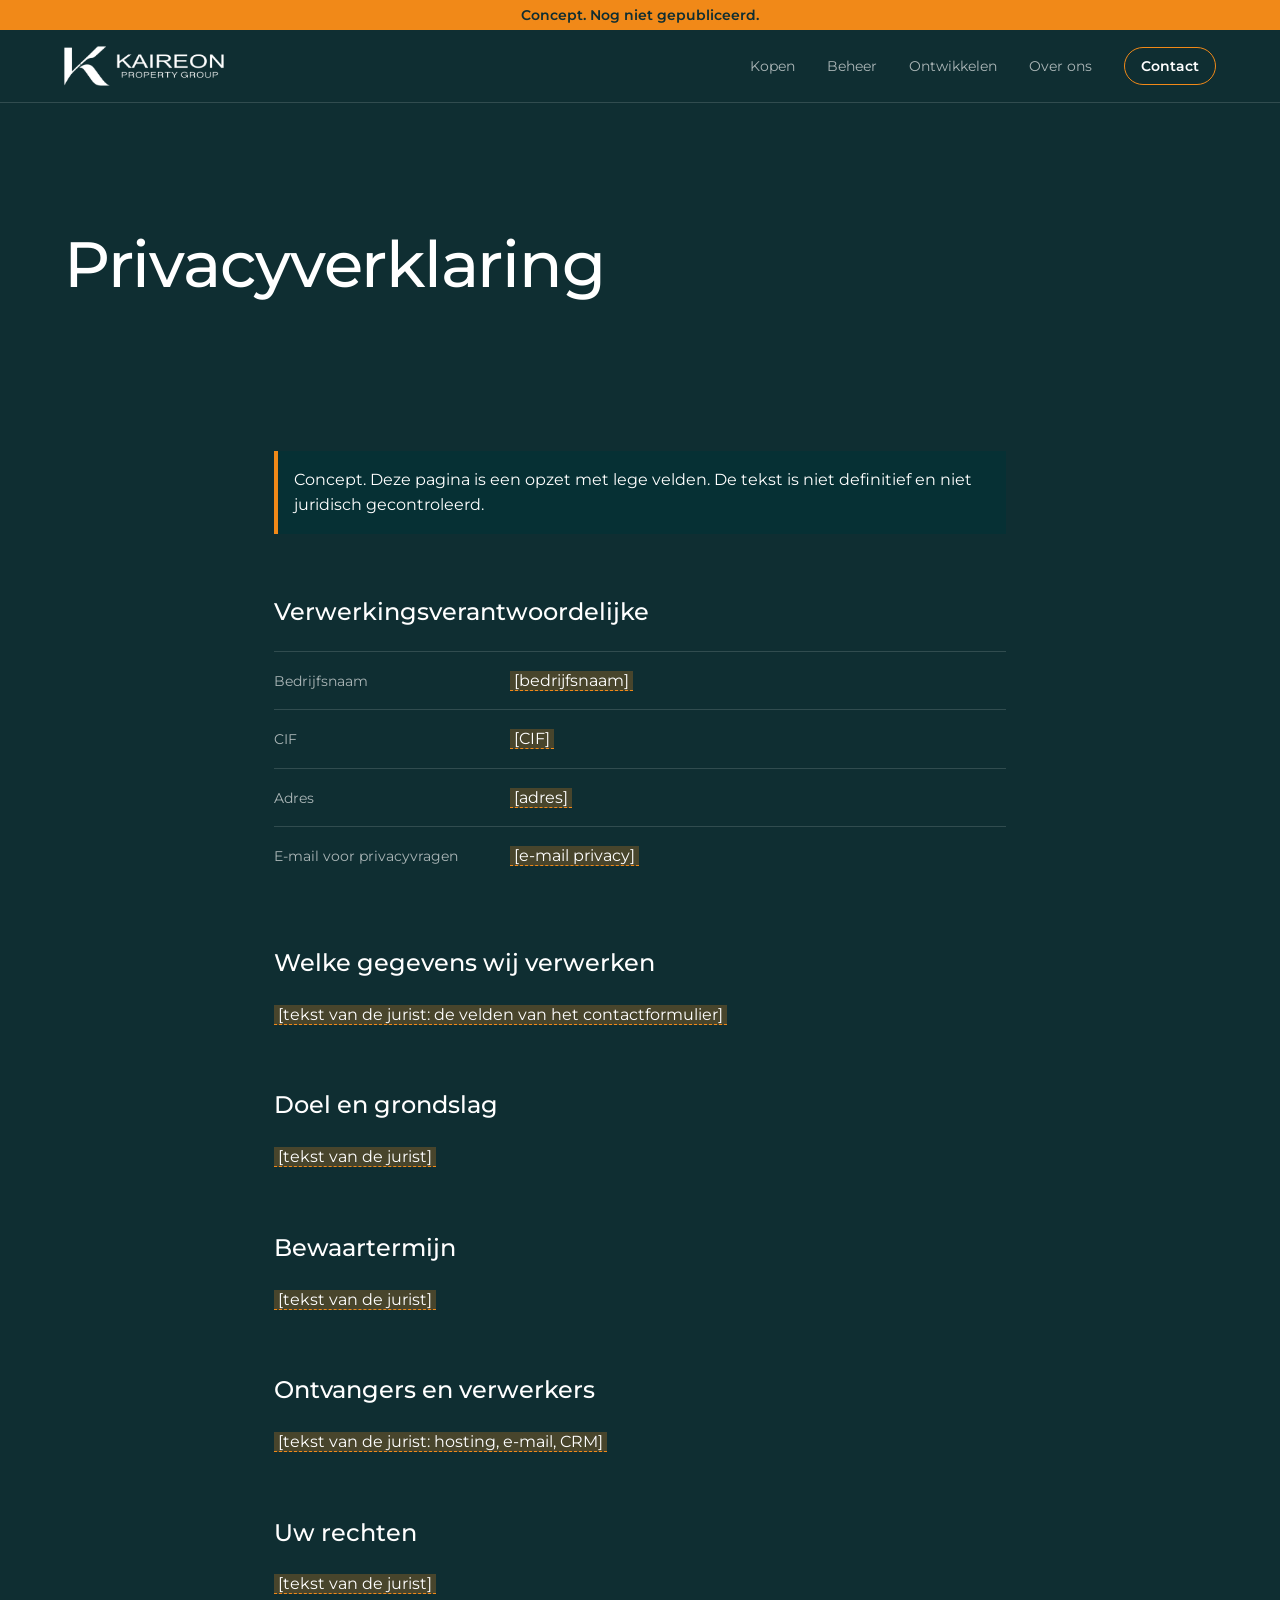
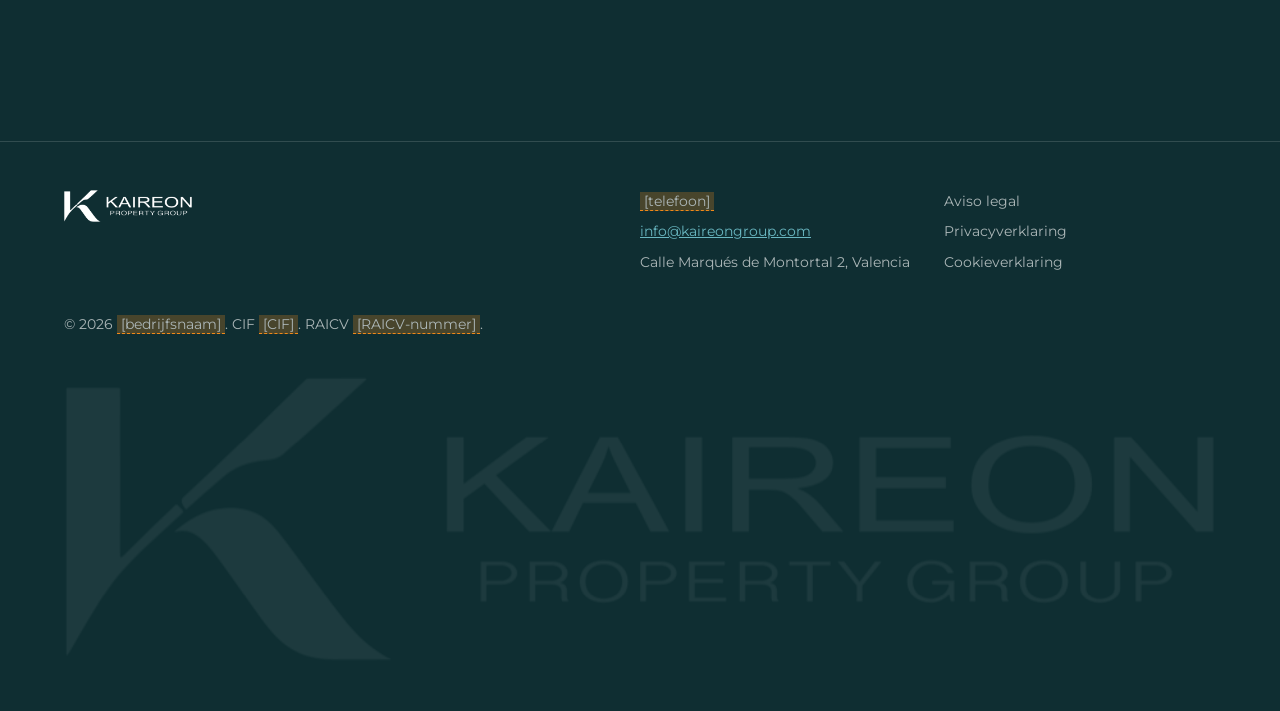
<file: nl/privacy/index.html>
<!doctype html>
<html lang="nl">
<head>
<meta charset="utf-8">
<meta name="viewport" content="width=device-width, initial-scale=1">
<title>Privacyverklaring · Kaireon Property Group</title>
<meta name="description" content="Privacyverklaring van Kaireon Property Group.">
<meta name="robots" content="noindex, nofollow">

<link rel="preload" href="/assets/fonts/montserrat-latin-wght-normal.woff2" as="font" type="font/woff2" crossorigin>
<link rel="stylesheet" href="/assets/styles.css?v=e4c0d8f1">
<link rel="icon" href="/assets/img/favicon.png" type="image/png">
<script>
  // Calm movement: each text block fades in once as it comes into view. Only when the visitor allows motion and the
  // browser can do it; otherwise the page never gets the class "motion", and all text shows at once.
  if (matchMedia('(prefers-reduced-motion: no-preference)').matches && 'IntersectionObserver' in window) {
    document.documentElement.classList.add('motion');
    addEventListener('DOMContentLoaded', function () {
      var seen = new IntersectionObserver(function (entries) {
        entries.forEach(function (e) { if (e.isIntersecting) { e.target.classList.add('in'); seen.unobserve(e.target); } });
      }, { rootMargin: '0px 0px -40px 0px' });
      document.querySelectorAll('main .wrap > *').forEach(function (el) { seen.observe(el); });
    });
  }
</script>
</head>
<body>
<p class="draft">Concept. Nog niet gepubliceerd.</p>
<header class="site-head"><div class="wrap">
  <a class="logo" href="/nl/"><img src="/assets/img/logo-wit.png" alt="Kaireon Property Group" width="900" height="226"></a>
  <nav><a href="/nl/kopen/">Kopen</a><a href="/nl/beheer/">Beheer</a><a href="/nl/ontwikkelen/">Ontwikkelen</a><a href="/nl/over-ons/">Over ons</a><a class="btn" href="/nl/contact/">Contact</a></nav>
</div></header>
<main>

<section class="section"><div class="wrap">
  <h1>Privacyverklaring</h1>
  
  
</div></section>
<section class="section"><div class="wrap narrow">
  <p class="notice shown">Concept. Deze pagina is een opzet met lege velden. De tekst is niet definitief en niet juridisch gecontroleerd.</p>
  
  <h2>Verwerkingsverantwoordelijke</h2>
  <dl><div><dt>Bedrijfsnaam</dt><dd><span class="ph">[bedrijfsnaam]</span></dd></div><div><dt>CIF</dt><dd><span class="ph">[CIF]</span></dd></div><div><dt>Adres</dt><dd><span class="ph">[adres]</span></dd></div><div><dt>E-mail voor privacyvragen</dt><dd><span class="ph">[e-mail privacy]</span></dd></div></dl>
  
  <h2>Welke gegevens wij verwerken</h2>
  
  <p><span class="ph">[tekst van de jurist: de velden van het contactformulier]</span></p>
  <h2>Doel en grondslag</h2>
  
  <p><span class="ph">[tekst van de jurist]</span></p>
  <h2>Bewaartermijn</h2>
  
  <p><span class="ph">[tekst van de jurist]</span></p>
  <h2>Ontvangers en verwerkers</h2>
  
  <p><span class="ph">[tekst van de jurist: hosting, e-mail, CRM]</span></p>
  <h2>Uw rechten</h2>
  
  <p><span class="ph">[tekst van de jurist]</span></p>
</div></section>
</main>
<footer class="site-foot"><div class="wrap">
  <img class="logo" src="/assets/img/logo-wit.png" alt="Kaireon Property Group" width="900" height="226" loading="lazy">
  <div><p><span class="ph">[telefoon]</span></p><p><a class="mail-link" href="mailto:info@kaireongroup.com">info@kaireongroup.com</a></p><p>Calle Marqués de Montortal 2, Valencia</p></div>
  <div class="links"><a href="/nl/aviso-legal/">Aviso legal</a><a href="/nl/privacy/">Privacyverklaring</a><a href="/nl/cookies/">Cookieverklaring</a></div>
  <p class="rights">© 2026 <span class="ph">[bedrijfsnaam]</span>. CIF <span class="ph">[CIF]</span>. RAICV <span class="ph">[RAICV-nummer]</span>.</p>
  <div class="wordmark" aria-hidden="true"></div>
  
</div></footer>
</body>
</html>
</file>
<file: assets/styles.css>
/* Kaireon Property Group. Brand colours and font from BRAND_IDENTITY.pdf.
   One flat page colour, two strengths of text, thin lines, much empty space.
   Every colour, text size and distance comes from the tokens in :root. `npm run check:tokens` guards that. */
@font-face {
  font-family: Montserrat;
  src: url(fonts/montserrat-latin-wght-normal.woff2) format('woff2');
  font-weight: 100 900;
  font-display: swap;
}
:root {
  color-scheme: dark;
  /* Colours: five, no more. */
  --page: #0F2E32;     /* the page, top to bottom; and the text on the orange button */
  --surface: #063034;  /* fields and notices */
  --text: #FFFFFF;
  --orange: #F18918;   /* the one action, and the marks of a draft */
  --accent: #69B7C1;   /* links, phase numbers, the focus ring: 6.3:1 on the page */
  /* The same colours at a fixed strength. */
  --muted: color-mix(in srgb, var(--text) 65%, var(--page));          /* second-level text: 6.9:1 on the page */
  --line: color-mix(in srgb, var(--text) 14%, transparent);           /* thin lines between parts */
  --field-line: color-mix(in srgb, var(--text) 40%, var(--surface));  /* the edge of a field: 3.5:1 */
  --mark: color-mix(in srgb, var(--orange) 25%, transparent);         /* background of a blank */
  --orange-strong: color-mix(in srgb, var(--orange) 85%, var(--text)); /* button under the pointer */
  --scrim: color-mix(in srgb, var(--page) 65%, transparent);        /* over a photo behind text: white text keeps 4.7:1 on a white pixel */
  --faint: color-mix(in srgb, var(--text) 6%, transparent);         /* the large wordmark in the footer */

  /* Capitals in the menu and on buttons. Now off. To turn them on: uppercase and .12em. This is the one place. */
  --caps: none; --caps-spacing: normal;

  /* Text sizes: five. */
  --text-14: 14px;
  --text-16: 16px;
  --text-24: 24px;
  --text-40: 40px;
  --text-64: 64px;

  /* Distances. */
  --space-4: 4px;
  --space-8: 8px;
  --space-16: 16px;
  --space-24: 24px;
  --space-32: 32px;
  --space-48: 48px;
  --space-64: 64px;
  --space-96: 96px;
  --space-128: 128px;
  --gutter: clamp(16px, 5vw, 64px); /* the page margin left and right: the one distance that moves with the screen */
}
* { box-sizing: border-box; }
html { -webkit-text-size-adjust: 100%; }
body {
  margin: 0;
  font-family: Montserrat, Arial, sans-serif;
  font-weight: 400;
  font-size: var(--text-16);
  line-height: 1.6;
  color: var(--text);
  background: var(--page);
}
img { max-width: 100%; display: block; }
a { color: inherit; }
a, .btn, input, select, textarea { transition: color .15s, background-color .15s, border-color .15s; }
:focus-visible { outline: 2px solid var(--accent); outline-offset: 2px; }
.wrap { max-width: 1320px; margin: 0 auto; padding: 0 var(--gutter); }
.wrap.narrow { max-width: 860px; }

/* Text: hierarchy by size and by two strengths. */
h1, h2, h3, p { margin: 0; }
h1, h2, h3 { overflow-wrap: break-word; text-wrap: balance; }
h1 { font-size: var(--text-40); font-weight: 500; line-height: 1.05; letter-spacing: -0.02em; max-width: 16em; margin-bottom: var(--space-24); }
h2 { font-size: var(--text-24); font-weight: 500; line-height: 1.2; margin-bottom: var(--space-24); }
h3, aside h2 { font-size: var(--text-16); font-weight: 600; margin-bottom: var(--space-4); }
p { margin-bottom: var(--space-16); }
.lede, .cols p, .rows p, .phases p, aside p { color: var(--muted); max-width: 40em; margin-bottom: 0; }
.statement + .lede { margin-top: var(--space-24); }
/* The statement: large text, the first sentence at full strength and the rest muted. */
.statement { font-size: var(--text-24); font-weight: 500; line-height: 1.2; letter-spacing: -0.02em; color: var(--muted); max-width: 26em; }
.statement h2, .statement p { display: inline; font: inherit; margin: 0; }
.statement h2 { color: var(--text); }
.link { display: inline-block; margin-top: var(--space-32); color: var(--accent); font-weight: 500; text-decoration: none; }
.link:hover { text-decoration: underline; }

/* The marks of a draft. Orange on purpose. */
.ph { background: var(--mark); border-bottom: 1px dashed var(--orange); padding: 0 var(--space-4); }
.notice { display: none; background: var(--surface); border-left: 4px solid var(--orange); padding: var(--space-16); }
.notice.shown { display: block; }
.notice .ph { background: none; border: 0; padding: 0; }
.draft { margin: 0; padding: var(--space-4) var(--gutter); background: var(--orange); color: var(--page); font-size: var(--text-14); font-weight: 600; text-align: center; }

/* The one action: a small filled pill. */
.btn {
  display: inline-block; background: var(--orange); color: var(--page); border: 1px solid var(--orange); border-radius: 999px;
  font: inherit; font-size: var(--text-14); font-weight: 600; line-height: 20px; text-decoration: none; text-transform: var(--caps); letter-spacing: var(--caps-spacing);
  padding: var(--space-8) var(--space-16); cursor: pointer;
}
.btn:hover { background: var(--orange-strong); border-color: var(--orange-strong); }
.lede + .btn { margin-top: var(--space-32); }

/* Header: one row with a thin line under it. The contact entry is a pill with a line, not filled. */
.site-head { border-bottom: 1px solid var(--line); }
.site-head .wrap { display: flex; flex-wrap: wrap; align-items: center; justify-content: space-between; gap: var(--space-8) var(--space-16); padding-top: var(--space-16); padding-bottom: var(--space-16); }
.logo img, img.logo { height: 40px; width: auto; }
.site-head .logo { flex: none; }
.site-head nav { display: flex; align-items: center; gap: var(--space-32); }
.site-head nav a { font-size: var(--text-14); color: var(--muted); text-decoration: none; white-space: nowrap; text-transform: var(--caps); letter-spacing: var(--caps-spacing); }
.site-head nav a:hover, .site-head nav a[aria-current] { color: var(--text); }
.site-head nav a.btn { background: none; color: var(--text); }
.site-head nav a.btn:hover { background: var(--orange); color: var(--page); }
.site-head nav a:not(.btn) { padding-top: var(--space-8); padding-bottom: var(--space-8); }
/* Home: the header lies over the hero photo, so the photo starts right under the draft bar. It is not sticky:
   it leaves with the hero. White text on the hero's scrim: 4.7:1 even on a white pixel. */
.site-head.over { position: absolute; left: 0; right: 0; z-index: 1; }
.site-head.over nav a { color: var(--text); }

/* Sections: the same distance above each one. */
.section { padding-top: var(--space-64); }
main { padding-bottom: var(--space-64); }
/* A photo that fills its box. clip, not hidden: hidden would make the box its own scroll box for the photo drift.
   The photo lies on top of its box, so that a taller photo (see the movement below) cannot make the box taller. */
.media { position: relative; overflow: clip; }
.photo { position: absolute; top: 0; left: 0; width: 100%; height: 100%; object-fit: cover; }
.photo-mark { position: absolute; z-index: 1; top: var(--space-16); left: var(--space-16); background: var(--page); border-radius: 6px; padding: var(--space-4) var(--space-8); font-size: var(--text-14); }

/* Photo behind text: the home page (Redmer, 2026-11-16, landing v2) and the first block of the other pages, the cover
   (Redmer, 2026-11-24: "use more of the images for example for a background"). Always under the flat scrim. */
.hero, .band, .cover { position: relative; isolation: isolate; overflow: clip; }
.hero > .media, .band > .media, .cover > .media { position: absolute; inset: 0; z-index: -1; }
.hero .media::after, .band .media::after, .cover .media::after { content: ''; position: absolute; inset: 0; background: var(--scrim); }
.hero { min-height: 88svh; display: grid; place-items: center; text-align: center; }
.hero .wrap { padding-top: var(--space-96); padding-bottom: var(--space-96); }
.hero h1, .hero .lede { margin-left: auto; margin-right: auto; }
.hero .lede, .band .cols p, .cover .lede { color: var(--text); }
.cover { min-height: 100svh; display: grid; align-items: center; }
/* The header lies over the cover, so the text keeps a distance below it. */
.cover .wrap { width: 100%; padding-top: var(--space-128); padding-bottom: var(--space-64); }
/* Over ons: a grid of team cards. The photo block is a neutral surface with a blank until a real portrait comes. */
.team { list-style: none; margin: 0; padding: 0; display: grid; gap: var(--space-32) var(--space-24); grid-template-columns: repeat(auto-fit, minmax(128px, 1fr)); }
.portrait { aspect-ratio: 1; background: var(--surface); border-radius: 12px; display: grid; place-items: center; margin-bottom: var(--space-16); font-size: var(--text-64); font-weight: 500; color: var(--accent); }
.member p { color: var(--muted); margin: 0; }
.member .role { color: var(--text); margin-bottom: var(--space-4); }
.story { display: grid; gap: var(--space-48); align-items: start; margin-top: var(--space-32); }
.story:first-child { margin-top: 0; }
.story .rows { grid-template-columns: 1fr; }
/* Three photos on a 12 x 12 grid, a little turned, each on top of the one before. */
.collage { display: grid; grid-template: repeat(12, 1fr) / repeat(12, 1fr); aspect-ratio: 1; width: 100%; max-width: 560px; justify-self: end; }
.collage .media { border-radius: 8px; }
.collage .media:nth-child(1) { grid-area: 1 / 1 / 9 / 6; rotate: -4deg; }
.collage .media:nth-child(2) { grid-area: 3 / 5 / 12 / 10; rotate: 3deg; }
.collage .media:nth-child(3) { grid-area: 6 / 8 / 13 / 13; rotate: -2deg; }
.band { margin-top: var(--space-64); }
.band .wrap { padding-top: var(--space-96); padding-bottom: var(--space-96); }
.band h3 { font-size: var(--text-24); font-weight: 500; }

/* A row of plain columns. Thin lines part them: above each on a phone, between them on a wide screen. */
.cols { display: grid; gap: var(--space-24); margin-top: var(--space-48); }
.cols:first-child { margin-top: 0; }
.cols > div { border-top: 1px solid var(--line); padding-top: var(--space-16); }

.cols .link { margin-top: var(--space-16); }

/* A list of rows: each row is a card on the surface colour (Redmer, 2026-11-24: "make the text areas more visual"). */
.rows { display: grid; gap: var(--space-16); grid-template-columns: repeat(auto-fill, minmax(min(100%, 280px), 1fr)); }
.rows > div { display: grid; align-content: start; gap: var(--space-8); background: var(--surface); border-radius: 12px; padding: var(--space-24); }
.rows h3 { margin-bottom: 0; }
/* Steps: the number stands large above the title, in the accent colour. */
.steps > div { border-top: 2px solid var(--accent); }
.steps .n { display: block; font-size: var(--text-40); font-weight: 500; line-height: 1; color: var(--accent); margin-bottom: var(--space-16); }
/* One wide photo between the sections. */
/* The other background: every second kind of section, so the page has a rhythm (Redmer, 2026-11-24, on
   docs/inventory.md: "more visually interesting"). On it, a card takes the page colour. */
.alt { background: var(--surface); padding-bottom: var(--space-64); margin-top: var(--space-64); }
.alt .rows > div { background: var(--page); }
/* A drawing of three units seen from above (Ontwikkelen): daylight in the accent colour, the rest of the unit dark.
   Side by side on a wide screen, one under the other on a phone, so the words in the drawing stay readable. */
.diagram { display: grid; gap: var(--space-32); grid-template-columns: repeat(auto-fit, minmax(min(100%, 260px), 1fr)); margin: var(--space-32) 0; }
.diagram > div { background: var(--surface); border-radius: 12px; padding: var(--space-24); }
.diagram svg { display: block; width: 100%; max-width: 360px; height: auto; margin: var(--space-16) auto; }
.diagram .unit { fill: var(--page); stroke: var(--line); stroke-width: 2; }
.diagram .light { fill: var(--accent); fill-opacity: .35; }
.diagram .facade { stroke: var(--accent); stroke-width: 6; }
.diagram .verdict { font-size: var(--text-24); font-weight: 500; margin: 0; }
.diagram p { color: var(--muted); margin: 0; }
.diagram p.verdict { color: var(--text); }
.diagram p.verdict.good { color: var(--accent); }
.diagram .patio { fill: none; stroke: var(--accent); stroke-width: 2; stroke-dasharray: 6 6; }
/* A single drawing with its caption (Redmer, 2026-11-25: "if they are possible on more things do it"). The same shapes
   as the daylight drawing: the accent colour is ours and light, the surface is the frame, faint white is your own money. */
.drawing { background: var(--surface); border-radius: 12px; padding: var(--space-16) var(--space-8); margin: var(--space-32) 0; }
.alt .drawing { background: var(--page); }
.drawing svg { display: block; width: 100%; max-width: 420px; height: auto; margin: 0 auto var(--space-16); }
.drawing figcaption { color: var(--muted); max-width: 40em; margin: 0 auto; text-align: center; }
.drawing text, .diagram text { fill: var(--text); font-size: var(--text-14); font-family: inherit; }
.drawing text.strong { font-weight: 600; }
.drawing .box { fill: var(--page); stroke: var(--line); stroke-width: 2; }
.alt .drawing .box { fill: var(--surface); }
.drawing .box.ours, .drawing .link.ours { stroke: var(--accent); }
.drawing .link { stroke: var(--line); stroke-width: 2; }
.drawing .to { stroke: var(--line); stroke-width: 2; stroke-dasharray: 4 4; }
.drawing .bank { fill: var(--accent); fill-opacity: .35; }
.drawing .own, .drawing .stay, .drawing .ground { fill: var(--text); fill-opacity: .1; }
.drawing .stay { stroke: var(--accent); stroke-width: 2; stroke-dasharray: 4 4; }
.drawing .unit { fill: var(--accent); fill-opacity: .35; stroke: var(--accent); stroke-width: 2; }
.drawing .street { stroke: var(--text); stroke-width: 2; }
.drawing .off { fill: var(--text); fill-opacity: .1; stroke: var(--line); stroke-width: 2; stroke-dasharray: 4 4; }
.drawing .arrow { stroke: var(--accent); stroke-width: 3; }
.drawing .head, .drawing .door { fill: var(--accent); }
.drawing .cross { stroke: var(--text); stroke-width: 3; }
.drawing .ring { fill: none; stroke: var(--accent); stroke-width: 2; stroke-dasharray: 6 6; }
.drawing .land { fill: var(--text); fill-opacity: .1; }
.drawing .track { fill: var(--text); fill-opacity: .1; }
.drawing .score { fill: var(--accent); }
.drawing .sign { fill: none; stroke: var(--accent); stroke-width: 2; }
.drawing .stop { fill: var(--page); stroke: var(--accent); stroke-width: 3; }
.drawing .decide { fill: var(--accent); }
.drawing .coast { fill: none; stroke: var(--accent); stroke-width: 2; }
.drawing .town { fill: var(--text); }
.drawing .office { fill: var(--accent); stroke: var(--text); stroke-width: 2; }
.drawing text.soft { fill: var(--muted); }
.drawing .furn { fill: var(--accent); fill-opacity: .35; stroke: var(--accent); stroke-width: 2; }
.drawing .furn.fold { stroke-dasharray: 4 4; }
.drawing .wall { fill: none; stroke: var(--text); stroke-width: 4; }
.drawing path.to { fill: none; }
.drawing .walk { fill: none; stroke: var(--text); stroke-width: 2; stroke-dasharray: 2 6; stroke-linecap: round; }

/* Line icons on cards and columns (Redmer, 2026-11-25: "for the information on the site should be more icons used"). */
.icon { display: block; width: var(--space-32); height: var(--space-32); fill: none; stroke: var(--accent); stroke-width: 1.5; stroke-linecap: round; stroke-linejoin: round; }
.cols .icon { margin-bottom: var(--space-16); }

/* The questions: one panel each, closed until a click (Redmer, 2026-11-25). The mark turns from + to x. */
.faq { grid-template-columns: 1fr; max-width: 52em; }
.rows > details { background: var(--page); border-radius: 12px; }
.faq summary { display: flex; justify-content: space-between; align-items: center; gap: var(--space-16); padding: var(--space-24); font-weight: 600; cursor: pointer; list-style: none; }
.faq summary::-webkit-details-marker { display: none; }
.faq summary::after { content: "+"; flex: none; color: var(--accent); font-size: var(--text-24); font-weight: 400; line-height: 1; }
.faq details[open] summary::after { transform: rotate(45deg); }
.faq summary:hover { color: var(--accent); }
.faq details p { padding: 0 var(--space-24) var(--space-24); }

/* An action at the end of a section: a quiet line and the button. */
.ask { display: flex; flex-wrap: wrap; align-items: center; gap: var(--space-16) var(--space-24); margin-top: var(--space-32); }
.ask p { color: var(--muted); margin: 0; }
.drawing text.region { fill: var(--accent); font-weight: 600; }
.drawing.map svg { max-width: 380px; }
/* Large figures: a short fact in the accent colour, with one line under it. */
.figures { display: grid; gap: var(--space-32); grid-template-columns: repeat(auto-fit, minmax(min(100%, 220px), 1fr)); }
.figures b { display: block; font-size: var(--text-40); font-weight: 500; line-height: 1.1; color: var(--accent); margin-bottom: var(--space-8); }
.figures p { color: var(--muted); margin: 0; }
/* A comparison: the row titles left, then one column per side; the last column is ours, in white. */
.compare { width: 100%; border-collapse: collapse; }
.compare th, .compare td { text-align: left; vertical-align: top; padding: var(--space-16) var(--space-16) var(--space-16) 0; border-top: 1px solid var(--line); }
.compare thead th { border-top: 0; font-size: var(--text-24); font-weight: 500; }
.compare thead th:last-child { color: var(--accent); }
.compare tbody th { font-weight: 500; }
.compare td { color: var(--muted); }
.compare td:last-child { color: var(--text); }
.lede + .rows { margin-top: var(--space-32); }

/* The three phases: a large number, the phase, one line, then its steps as small icon cards. */
.phases, .phase ul { list-style: none; margin: 0; padding: 0; }
.phase { display: grid; grid-template-columns: 64px 1fr; align-items: baseline; border-top: 1px solid var(--line); padding: var(--space-32) 0; }
.phases .n { color: var(--accent); font-weight: 500; font-size: var(--text-40); line-height: 1; }
.phase ul { display: grid; gap: var(--space-24); grid-template-columns: repeat(auto-fill, minmax(min(100%, 150px), 1fr)); margin-top: var(--space-24); }
.phase h3 { font-size: var(--text-24); }
.phase ul li { display: grid; align-content: start; gap: var(--space-8); }
.phase h4 { margin: 0; font-size: var(--text-16); font-weight: 500; }
.phase ul p { font-size: var(--text-14); }

/* Contact form */
.contact { display: grid; gap: var(--space-64); }
form { display: grid; gap: var(--space-24); }
/* A label is a column: its field sits at the bottom, so that fields in one row stay level when a label takes two lines. */
label { display: flex; flex-direction: column; justify-content: space-between; font-size: var(--text-14); color: var(--muted); }
input, select, textarea {
  display: block; width: 100%; min-height: 44px; margin-top: var(--space-8);
  font: inherit; font-size: var(--text-16); color: var(--text);
  background: var(--surface); border: 1px solid var(--field-line); border-radius: 6px; padding: var(--space-8) var(--space-16);
}
/* The arrow of a choice list: two lines of the label, no picture. An old browser shows its own arrow. */
@supports selector(:has(a)) {
  select { appearance: none; padding-right: var(--space-48); }
  label:has(select) { position: relative; }
  label:has(select)::after {
    content: ''; position: absolute; right: 20px; bottom: 19px; width: 8px; height: 8px;
    border-right: 2px solid var(--muted); border-bottom: 2px solid var(--muted); transform: rotate(45deg); pointer-events: none;
  }
}
input:focus, select:focus, textarea:focus { outline: 2px solid var(--accent); outline-offset: 0; border-color: var(--accent); }
label.check { flex-direction: row; justify-content: flex-start; gap: var(--space-16); align-items: flex-start; font-size: var(--text-16); color: var(--text); }
label.check input { width: 20px; height: 20px; min-height: 0; margin: var(--space-4) 0 0; flex: none; accent-color: var(--accent); }
/* The parts of the intake. A part adds no box of its own: its fields sit in the grid of the form, like the others.
   Its title is for screen readers only. The towns are the one part with a box: a wide row of tick boxes. */
fieldset { border: 0; margin: 0; padding: 0; min-width: 0; display: contents; }
fieldset[hidden] { display: none; }
.sr { position: absolute; width: 1px; height: 1px; overflow: hidden; clip-path: inset(50%); white-space: nowrap; padding: 0; }
.towns { display: grid; gap: var(--space-16); }
legend { padding: 0; font-size: var(--text-14); color: var(--muted); }
fieldset p { font-size: var(--text-14); color: var(--text); margin-bottom: 0; }
/* Tick boxes as small pills, many to a row. */
.choices { display: flex; flex-wrap: wrap; gap: var(--space-8); margin-top: var(--space-8); }
.choices label { flex-direction: row; align-items: center; gap: var(--space-8); color: var(--text); border: 1px solid var(--field-line); border-radius: 999px; padding: var(--space-4) var(--space-16); cursor: pointer; }
.choices input { width: 16px; height: 16px; min-height: 0; margin: 0; accent-color: var(--accent); }
.choices label:has(:checked) { border-color: var(--accent); }
aside p { margin-bottom: var(--space-8); }
.mail { margin-top: var(--space-32); color: var(--muted); }
.mail-link { color: var(--accent); }

/* Legal outlines */
.narrow h2 { margin-top: var(--space-64); }
dl { margin: 0; }
dl div { display: grid; gap: var(--space-4) var(--space-16); align-items: baseline; border-top: 1px solid var(--line); padding: var(--space-16) 0; }
dt { font-size: var(--text-14); color: var(--muted); }
dd { margin: 0; }

/* Footer: quiet. */
.site-foot { border-top: 1px solid var(--line); color: var(--muted); font-size: var(--text-14); }
.site-foot .wrap { display: grid; gap: var(--space-32); padding-top: var(--space-48); padding-bottom: var(--space-48); }
.site-foot img.logo { height: 32px; }
.site-foot p { margin-bottom: var(--space-8); }
.site-foot .links a { display: block; text-decoration: none; margin-bottom: var(--space-8); }
.site-foot .links a:hover { color: var(--text); }
/* The logo, very large and faint, as decoration at the foot of every page. */
.wordmark { grid-column: 1 / -1; aspect-ratio: 900 / 225; background: var(--faint); mask: url(img/logo-wit.png) no-repeat center / contain; }

@media (max-width: 520px) {
  .logo img { height: 28px; }
}
/* Phones: the logo and five menu entries do not fit in one row. The Contact button stays on the row of the logo, at the
   right; the four other entries take their own row below it, spread out. */
@media (max-width: 600px) {
  .site-head nav { display: contents; }
  .site-head .wrap { column-gap: var(--space-8); }
  .site-head .wrap::after { content: ''; flex-basis: 100%; order: 2; }
  .site-head nav a { order: 3; }
  .site-head nav a.btn { order: 1; margin-left: auto; }
}
@media (min-width: 620px) {
  form { grid-template-columns: 1fr 1fr; }
  .wide { grid-column: 1 / -1; }
  dl div { grid-template-columns: 220px 1fr; }
}
@media (min-width: 900px) {
  h1 { font-size: var(--text-64); }
  .statement { font-size: var(--text-40); line-height: 1.15; }
  .section { padding-top: var(--space-128); }
  main { padding-bottom: var(--space-128); }
  .cols { grid-auto-flow: column; grid-auto-columns: minmax(0, 1fr); gap: 0; }
  .cols > div { border-top: 0; border-left: 1px solid var(--line); padding: 0 var(--space-32); }
  .cols > div:first-child { border-left: 0; padding-left: 0; }
  .contact { grid-template-columns: 2fr 1fr; gap: var(--space-128); }
  .site-foot .wrap { grid-template-columns: 2fr 1fr 1fr; }
  .story { grid-template-columns: 1fr 1fr; }
  .drawing { padding: var(--space-24); }
  .band { margin-top: var(--space-128); }
  .band .wrap { padding-top: var(--space-128); padding-bottom: var(--space-128); }
  .cover .wrap { padding-bottom: var(--space-96); }
  .rights, .langs { grid-column: 1 / -1; }
}

/* Calm movement, only when the visitor allows motion. Without it, everything stands still and shows at once.
   1. Text blocks fade in and rise 12 px, once, as they come into view. The class .motion comes from the script
      in the page head; without the script nothing is hidden.
   2. The hero, band and cover photos move a little slower than the page: each is 10% taller than its box and slides in it.
      A browser without scroll-driven animation shows the still photo. */
@media screen and (prefers-reduced-motion: no-preference) {
  .motion main .wrap > * { transition: opacity .5s ease-out, translate .5s ease-out; }
  .motion main .wrap > :not(.in) { opacity: 0; translate: 0 12px; }
  /* 3. The cover and the hero photo settle in once: they start a little larger. */
  .cover > .media, .hero > .media { animation: settle 1.8s ease-out both; }
  /* 4. The mark of a question turns when its panel opens. */
  .faq summary::after { transition: transform .2s; }
  @supports (animation-timeline: view()) {
    .hero .photo, .band .photo, .cover .photo { height: 110%; animation: drift linear both; animation-timeline: view(); }
  }
}
@keyframes drift { from { translate: 0 -9%; } to { translate: 0 0; } }
@keyframes settle { from { scale: 1.08; } to { scale: 1; } }
</file>
